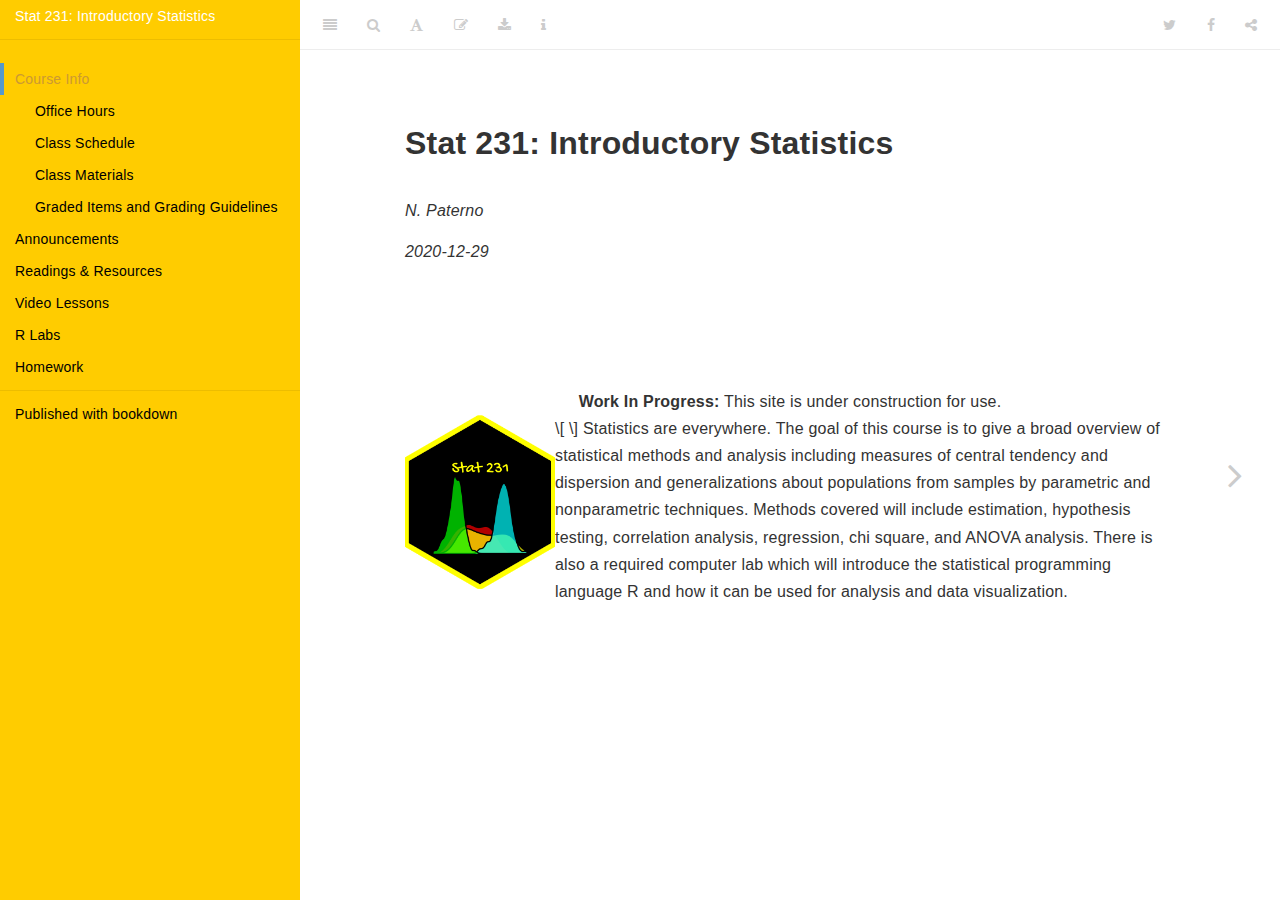
<file: docs/index.html>
<!DOCTYPE html>
<html lang="" xml:lang="">
<head>

  <meta charset="utf-8" />
  <meta http-equiv="X-UA-Compatible" content="IE=edge" />
  <title>Stat 231: Introductory Statistics</title>
  <meta name="description" content="This is a test for a course shell based on a minimal example of using the bookdown package to write a book. The output format is bookdown::gitbook." />
  <meta name="generator" content="bookdown 0.21 and GitBook 2.6.7" />

  <meta property="og:title" content="Stat 231: Introductory Statistics" />
  <meta property="og:type" content="book" />
  
  
  <meta property="og:description" content="This is a test for a course shell based on a minimal example of using the bookdown package to write a book. The output format is bookdown::gitbook." />
  <meta name="github-repo" content="npaterno/bookdown-demo" />

  <meta name="twitter:card" content="summary" />
  <meta name="twitter:title" content="Stat 231: Introductory Statistics" />
  
  <meta name="twitter:description" content="This is a test for a course shell based on a minimal example of using the bookdown package to write a book. The output format is bookdown::gitbook." />
  

<meta name="author" content="N. Paterno" />


<meta name="date" content="2020-12-29" />

  <meta name="viewport" content="width=device-width, initial-scale=1" />
  <meta name="apple-mobile-web-app-capable" content="yes" />
  <meta name="apple-mobile-web-app-status-bar-style" content="black" />
  
  

<link rel="next" href="info.html"/>
<script src="libs/header-attrs-2.5/header-attrs.js"></script>
<script src="libs/jquery-2.2.3/jquery.min.js"></script>
<link href="libs/gitbook-2.6.7/css/style.css" rel="stylesheet" />
<link href="libs/gitbook-2.6.7/css/plugin-table.css" rel="stylesheet" />
<link href="libs/gitbook-2.6.7/css/plugin-bookdown.css" rel="stylesheet" />
<link href="libs/gitbook-2.6.7/css/plugin-highlight.css" rel="stylesheet" />
<link href="libs/gitbook-2.6.7/css/plugin-search.css" rel="stylesheet" />
<link href="libs/gitbook-2.6.7/css/plugin-fontsettings.css" rel="stylesheet" />
<link href="libs/gitbook-2.6.7/css/plugin-clipboard.css" rel="stylesheet" />









<script src="libs/accessible-code-block-0.0.1/empty-anchor.js"></script>
<link href="libs/anchor-sections-1.0/anchor-sections.css" rel="stylesheet" />
<script src="libs/anchor-sections-1.0/anchor-sections.js"></script>



<link rel="stylesheet" href="style.css" type="text/css" />
</head>

<body>



  <div class="book without-animation with-summary font-size-2 font-family-1" data-basepath=".">

    <div class="book-summary">
      <nav role="navigation">

<ul class="summary">
<li><a href="./">Stat 231: Introductory Statistics</a></li>

<li class="divider"></li>
<li><a href="index.html#section"></a></li>
<li class="chapter" data-level="" data-path="info.html"><a href="info.html"><i class="fa fa-check"></i>Course Info</a>
<ul>
<li class="chapter" data-level="" data-path="info.html"><a href="info.html#office-hours"><i class="fa fa-check"></i>Office Hours</a></li>
<li class="chapter" data-level="" data-path="info.html"><a href="info.html#class-schedule"><i class="fa fa-check"></i>Class Schedule</a></li>
<li class="chapter" data-level="" data-path="info.html"><a href="info.html#class-materials"><i class="fa fa-check"></i>Class Materials</a></li>
<li class="chapter" data-level="" data-path="info.html"><a href="info.html#graded-items-and-grading-guidelines"><i class="fa fa-check"></i>Graded Items and Grading Guidelines</a>
<ul>
<li class="chapter" data-level="" data-path="info.html"><a href="info.html#weights-of-grades"><i class="fa fa-check"></i>Weights of Grades:</a></li>
<li class="chapter" data-level="" data-path="info.html"><a href="info.html#important-dates"><i class="fa fa-check"></i>Important Dates</a></li>
</ul></li>
</ul></li>
<li class="chapter" data-level="" data-path="announcements.html"><a href="announcements.html"><i class="fa fa-check"></i>Announcements</a>
<ul>
<li class="chapter" data-level="" data-path="announcements.html"><a href="announcements.html#module-one"><i class="fa fa-check"></i>Module One</a></li>
</ul></li>
<li class="chapter" data-level="" data-path="rr.html"><a href="rr.html"><i class="fa fa-check"></i>Readings &amp; Resources</a>
<ul>
<li class="chapter" data-level="" data-path="rr.html"><a href="rr.html#textbook"><i class="fa fa-check"></i>Textbook</a></li>
<li class="chapter" data-level="" data-path="rr.html"><a href="rr.html#resources"><i class="fa fa-check"></i>Resources:</a></li>
</ul></li>
<li class="chapter" data-level="" data-path="vids.html"><a href="vids.html"><i class="fa fa-check"></i>Video Lessons</a>
<ul>
<li class="chapter" data-level="" data-path="vids.html"><a href="vids.html#attribution"><i class="fa fa-check"></i>Attribution</a></li>
<li class="chapter" data-level="" data-path="vids.html"><a href="vids.html#chapter-1"><i class="fa fa-check"></i>Chapter 1</a></li>
<li class="chapter" data-level="" data-path="vids.html"><a href="vids.html#chapter-2"><i class="fa fa-check"></i>Chapter 2</a></li>
<li class="chapter" data-level="" data-path="vids.html"><a href="vids.html#chapter-3"><i class="fa fa-check"></i>Chapter 3</a></li>
<li class="chapter" data-level="" data-path="vids.html"><a href="vids.html#chapter-4"><i class="fa fa-check"></i>Chapter 4</a></li>
<li class="chapter" data-level="" data-path="vids.html"><a href="vids.html#chapter-6"><i class="fa fa-check"></i>Chapter 6</a></li>
<li class="chapter" data-level="" data-path="vids.html"><a href="vids.html#chapter-7"><i class="fa fa-check"></i>Chapter 7</a></li>
<li class="chapter" data-level="" data-path="vids.html"><a href="vids.html#chapter-8"><i class="fa fa-check"></i>Chapter 8</a></li>
</ul></li>
<li class="chapter" data-level="" data-path="r-labs.html"><a href="r-labs.html"><i class="fa fa-check"></i>R Labs</a>
<ul>
<li class="chapter" data-level="" data-path="r-labs.html"><a href="r-labs.html#week-one-getting-started-with-r"><i class="fa fa-check"></i>Week One: Getting Started with R</a></li>
</ul></li>
<li class="chapter" data-level="" data-path="hw.html"><a href="hw.html"><i class="fa fa-check"></i>Homework</a>
<ul>
<li class="chapter" data-level="" data-path="hw.html"><a href="hw.html#chapter-1-1"><i class="fa fa-check"></i>Chapter 1</a></li>
<li class="chapter" data-level="" data-path="hw.html"><a href="hw.html#chapter-2-1"><i class="fa fa-check"></i>Chapter 2</a></li>
<li class="chapter" data-level="" data-path="hw.html"><a href="hw.html#chapter-3-1"><i class="fa fa-check"></i>Chapter 3</a></li>
<li class="chapter" data-level="" data-path="hw.html"><a href="hw.html#chapter-4-1"><i class="fa fa-check"></i>Chapter 4</a></li>
<li class="chapter" data-level="" data-path="hw.html"><a href="hw.html#chapter-6-1"><i class="fa fa-check"></i>Chapter 6</a></li>
<li class="chapter" data-level="" data-path="hw.html"><a href="hw.html#chapter-7-1"><i class="fa fa-check"></i>Chapter 7</a></li>
<li class="chapter" data-level="" data-path="hw.html"><a href="hw.html#chapter-8-1"><i class="fa fa-check"></i>Chapter 8</a></li>
</ul></li>
<li class="divider"></li>
<li><a href="https://github.com/rstudio/bookdown" target="blank">Published with bookdown</a></li>

</ul>

      </nav>
    </div>

    <div class="book-body">
      <div class="body-inner">
        <div class="book-header" role="navigation">
          <h1>
            <i class="fa fa-circle-o-notch fa-spin"></i><a href="./">Stat 231: Introductory Statistics</a>
          </h1>
        </div>

        <div class="page-wrapper" tabindex="-1" role="main">
          <div class="page-inner">

            <section class="normal" id="section-">
<div id="header">
<h1 class="title">Stat 231: Introductory Statistics</h1>
<p class="author"><em>N. Paterno</em></p>
<p class="date"><em>2020-12-29</em></p>
</div>
<div id="section" class="section level1 unnumbered">
<h1 class="unnumbered"></h1>
<center>
<strong>Work In Progress:</strong>
This site is under construction for use.
</center>
<p><span class="math display">\[ \]</span>
<img style="float: left;" src = "images/stat231_sticker.png" width ="150px"/> Statistics are everywhere. The goal of this course is to give a broad overview of statistical methods and analysis including measures of central tendency and dispersion and generalizations about populations from samples by parametric and nonparametric techniques. Methods covered will include estimation, hypothesis testing, correlation analysis, regression, chi square, and ANOVA analysis. There is also a required computer lab which will introduce the statistical programming language R and how it can be used for analysis and data visualization.</p>

</div>
            </section>

          </div>
        </div>
      </div>

<a href="info.html" class="navigation navigation-next navigation-unique" aria-label="Next page"><i class="fa fa-angle-right"></i></a>
    </div>
  </div>
<script src="libs/gitbook-2.6.7/js/app.min.js"></script>
<script src="libs/gitbook-2.6.7/js/lunr.js"></script>
<script src="libs/gitbook-2.6.7/js/clipboard.min.js"></script>
<script src="libs/gitbook-2.6.7/js/plugin-search.js"></script>
<script src="libs/gitbook-2.6.7/js/plugin-sharing.js"></script>
<script src="libs/gitbook-2.6.7/js/plugin-fontsettings.js"></script>
<script src="libs/gitbook-2.6.7/js/plugin-bookdown.js"></script>
<script src="libs/gitbook-2.6.7/js/jquery.highlight.js"></script>
<script src="libs/gitbook-2.6.7/js/plugin-clipboard.js"></script>
<script>
gitbook.require(["gitbook"], function(gitbook) {
gitbook.start({
"sharing": {
"github": false,
"facebook": true,
"twitter": true,
"linkedin": false,
"weibo": false,
"instapaper": false,
"vk": false,
"all": ["facebook", "twitter", "linkedin", "weibo", "instapaper"]
},
"fontsettings": {
"theme": "white",
"family": "sans",
"size": 2
},
"edit": {
"link": "https://github.com/rstudio/bookdown-demo/edit/master/index.Rmd",
"text": "Edit"
},
"history": {
"link": null,
"text": null
},
"view": {
"link": null,
"text": null
},
"download": ["bookdown-demo.pdf", "bookdown-demo.epub"],
"toc": {
"collapse": "section"
}
});
});
</script>

<!-- dynamically load mathjax for compatibility with self-contained -->
<script>
  (function () {
    var script = document.createElement("script");
    script.type = "text/javascript";
    var src = "true";
    if (src === "" || src === "true") src = "https://mathjax.rstudio.com/latest/MathJax.js?config=TeX-MML-AM_CHTML";
    if (location.protocol !== "file:")
      if (/^https?:/.test(src))
        src = src.replace(/^https?:/, '');
    script.src = src;
    document.getElementsByTagName("head")[0].appendChild(script);
  })();
</script>
</body>

</html>
</file>
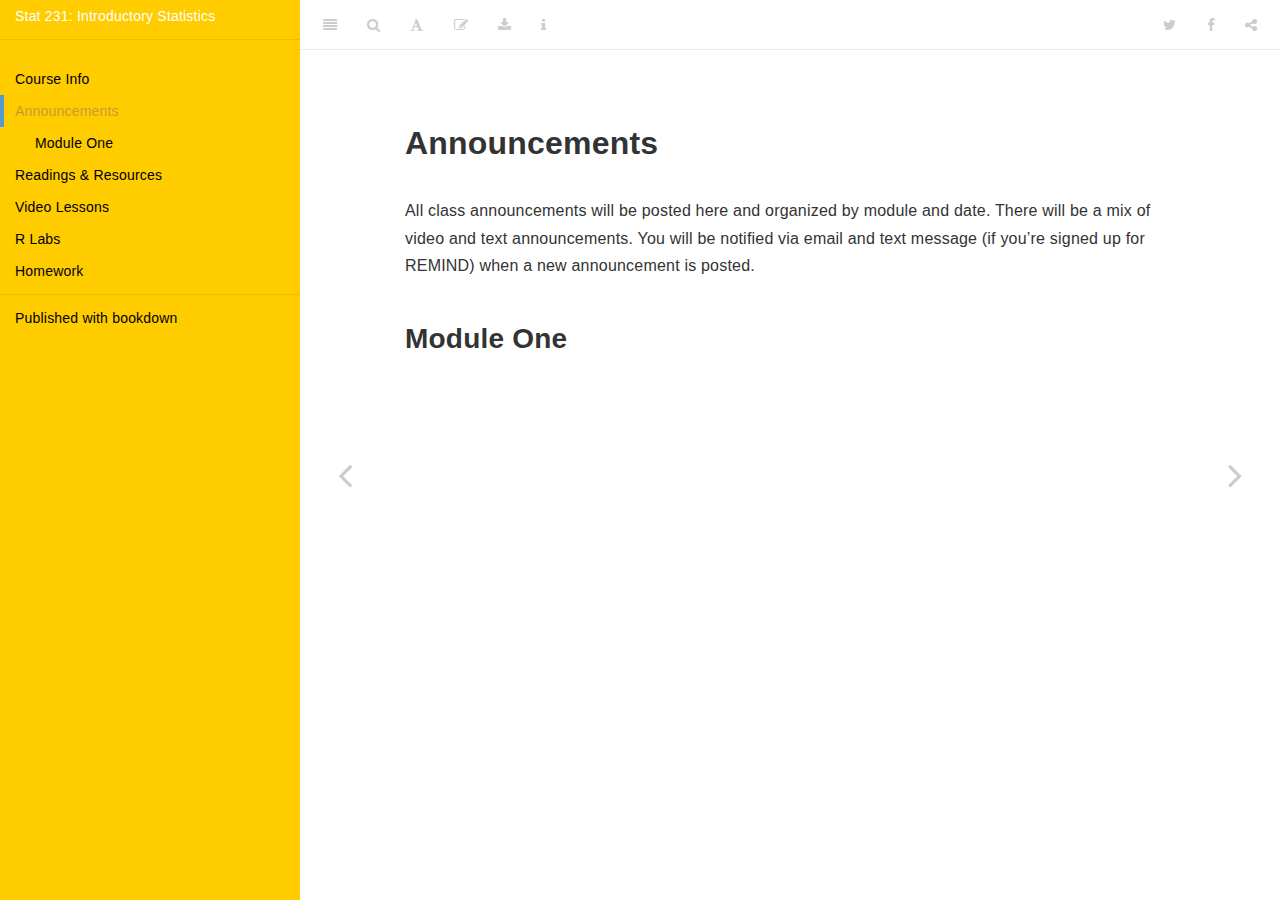
<file: docs/announcements.html>
<!DOCTYPE html>
<html lang="" xml:lang="">
<head>

  <meta charset="utf-8" />
  <meta http-equiv="X-UA-Compatible" content="IE=edge" />
  <title>Announcements | Stat 231: Introductory Statistics</title>
  <meta name="description" content="This is a test for a course shell based on a minimal example of using the bookdown package to write a book. The output format is bookdown::gitbook." />
  <meta name="generator" content="bookdown 0.21 and GitBook 2.6.7" />

  <meta property="og:title" content="Announcements | Stat 231: Introductory Statistics" />
  <meta property="og:type" content="book" />
  
  
  <meta property="og:description" content="This is a test for a course shell based on a minimal example of using the bookdown package to write a book. The output format is bookdown::gitbook." />
  <meta name="github-repo" content="npaterno/bookdown-demo" />

  <meta name="twitter:card" content="summary" />
  <meta name="twitter:title" content="Announcements | Stat 231: Introductory Statistics" />
  
  <meta name="twitter:description" content="This is a test for a course shell based on a minimal example of using the bookdown package to write a book. The output format is bookdown::gitbook." />
  

<meta name="author" content="N. Paterno" />


<meta name="date" content="2020-12-29" />

  <meta name="viewport" content="width=device-width, initial-scale=1" />
  <meta name="apple-mobile-web-app-capable" content="yes" />
  <meta name="apple-mobile-web-app-status-bar-style" content="black" />
  
  
<link rel="prev" href="info.html"/>
<link rel="next" href="rr.html"/>
<script src="libs/header-attrs-2.5/header-attrs.js"></script>
<script src="libs/jquery-2.2.3/jquery.min.js"></script>
<link href="libs/gitbook-2.6.7/css/style.css" rel="stylesheet" />
<link href="libs/gitbook-2.6.7/css/plugin-table.css" rel="stylesheet" />
<link href="libs/gitbook-2.6.7/css/plugin-bookdown.css" rel="stylesheet" />
<link href="libs/gitbook-2.6.7/css/plugin-highlight.css" rel="stylesheet" />
<link href="libs/gitbook-2.6.7/css/plugin-search.css" rel="stylesheet" />
<link href="libs/gitbook-2.6.7/css/plugin-fontsettings.css" rel="stylesheet" />
<link href="libs/gitbook-2.6.7/css/plugin-clipboard.css" rel="stylesheet" />









<script src="libs/accessible-code-block-0.0.1/empty-anchor.js"></script>
<link href="libs/anchor-sections-1.0/anchor-sections.css" rel="stylesheet" />
<script src="libs/anchor-sections-1.0/anchor-sections.js"></script>



<link rel="stylesheet" href="style.css" type="text/css" />
</head>

<body>



  <div class="book without-animation with-summary font-size-2 font-family-1" data-basepath=".">

    <div class="book-summary">
      <nav role="navigation">

<ul class="summary">
<li><a href="./">Stat 231: Introductory Statistics</a></li>

<li class="divider"></li>
<li><a href="index.html#section"></a></li>
<li class="chapter" data-level="" data-path="info.html"><a href="info.html"><i class="fa fa-check"></i>Course Info</a>
<ul>
<li class="chapter" data-level="" data-path="info.html"><a href="info.html#office-hours"><i class="fa fa-check"></i>Office Hours</a></li>
<li class="chapter" data-level="" data-path="info.html"><a href="info.html#class-schedule"><i class="fa fa-check"></i>Class Schedule</a></li>
<li class="chapter" data-level="" data-path="info.html"><a href="info.html#class-materials"><i class="fa fa-check"></i>Class Materials</a></li>
<li class="chapter" data-level="" data-path="info.html"><a href="info.html#graded-items-and-grading-guidelines"><i class="fa fa-check"></i>Graded Items and Grading Guidelines</a>
<ul>
<li class="chapter" data-level="" data-path="info.html"><a href="info.html#weights-of-grades"><i class="fa fa-check"></i>Weights of Grades:</a></li>
<li class="chapter" data-level="" data-path="info.html"><a href="info.html#important-dates"><i class="fa fa-check"></i>Important Dates</a></li>
</ul></li>
</ul></li>
<li class="chapter" data-level="" data-path="announcements.html"><a href="announcements.html"><i class="fa fa-check"></i>Announcements</a>
<ul>
<li class="chapter" data-level="" data-path="announcements.html"><a href="announcements.html#module-one"><i class="fa fa-check"></i>Module One</a></li>
</ul></li>
<li class="chapter" data-level="" data-path="rr.html"><a href="rr.html"><i class="fa fa-check"></i>Readings &amp; Resources</a>
<ul>
<li class="chapter" data-level="" data-path="rr.html"><a href="rr.html#textbook"><i class="fa fa-check"></i>Textbook</a></li>
<li class="chapter" data-level="" data-path="rr.html"><a href="rr.html#resources"><i class="fa fa-check"></i>Resources:</a></li>
</ul></li>
<li class="chapter" data-level="" data-path="vids.html"><a href="vids.html"><i class="fa fa-check"></i>Video Lessons</a>
<ul>
<li class="chapter" data-level="" data-path="vids.html"><a href="vids.html#attribution"><i class="fa fa-check"></i>Attribution</a></li>
<li class="chapter" data-level="" data-path="vids.html"><a href="vids.html#chapter-1"><i class="fa fa-check"></i>Chapter 1</a></li>
<li class="chapter" data-level="" data-path="vids.html"><a href="vids.html#chapter-2"><i class="fa fa-check"></i>Chapter 2</a></li>
<li class="chapter" data-level="" data-path="vids.html"><a href="vids.html#chapter-3"><i class="fa fa-check"></i>Chapter 3</a></li>
<li class="chapter" data-level="" data-path="vids.html"><a href="vids.html#chapter-4"><i class="fa fa-check"></i>Chapter 4</a></li>
<li class="chapter" data-level="" data-path="vids.html"><a href="vids.html#chapter-6"><i class="fa fa-check"></i>Chapter 6</a></li>
<li class="chapter" data-level="" data-path="vids.html"><a href="vids.html#chapter-7"><i class="fa fa-check"></i>Chapter 7</a></li>
<li class="chapter" data-level="" data-path="vids.html"><a href="vids.html#chapter-8"><i class="fa fa-check"></i>Chapter 8</a></li>
</ul></li>
<li class="chapter" data-level="" data-path="r-labs.html"><a href="r-labs.html"><i class="fa fa-check"></i>R Labs</a>
<ul>
<li class="chapter" data-level="" data-path="r-labs.html"><a href="r-labs.html#week-one-getting-started-with-r"><i class="fa fa-check"></i>Week One: Getting Started with R</a></li>
</ul></li>
<li class="chapter" data-level="" data-path="hw.html"><a href="hw.html"><i class="fa fa-check"></i>Homework</a>
<ul>
<li class="chapter" data-level="" data-path="hw.html"><a href="hw.html#chapter-1-1"><i class="fa fa-check"></i>Chapter 1</a></li>
<li class="chapter" data-level="" data-path="hw.html"><a href="hw.html#chapter-2-1"><i class="fa fa-check"></i>Chapter 2</a></li>
<li class="chapter" data-level="" data-path="hw.html"><a href="hw.html#chapter-3-1"><i class="fa fa-check"></i>Chapter 3</a></li>
<li class="chapter" data-level="" data-path="hw.html"><a href="hw.html#chapter-4-1"><i class="fa fa-check"></i>Chapter 4</a></li>
<li class="chapter" data-level="" data-path="hw.html"><a href="hw.html#chapter-6-1"><i class="fa fa-check"></i>Chapter 6</a></li>
<li class="chapter" data-level="" data-path="hw.html"><a href="hw.html#chapter-7-1"><i class="fa fa-check"></i>Chapter 7</a></li>
<li class="chapter" data-level="" data-path="hw.html"><a href="hw.html#chapter-8-1"><i class="fa fa-check"></i>Chapter 8</a></li>
</ul></li>
<li class="divider"></li>
<li><a href="https://github.com/rstudio/bookdown" target="blank">Published with bookdown</a></li>

</ul>

      </nav>
    </div>

    <div class="book-body">
      <div class="body-inner">
        <div class="book-header" role="navigation">
          <h1>
            <i class="fa fa-circle-o-notch fa-spin"></i><a href="./">Stat 231: Introductory Statistics</a>
          </h1>
        </div>

        <div class="page-wrapper" tabindex="-1" role="main">
          <div class="page-inner">

            <section class="normal" id="section-">
<div id="announcements" class="section level1">
<h1>Announcements</h1>
<p>All class announcements will be posted here and organized by module and date. There will be a mix of video and text announcements. You will be notified via email and text message (if you’re signed up for REMIND) when a new announcement is posted.</p>
<div id="module-one" class="section level2">
<h2>Module One</h2>

</div>
</div>
            </section>

          </div>
        </div>
      </div>
<a href="info.html" class="navigation navigation-prev " aria-label="Previous page"><i class="fa fa-angle-left"></i></a>
<a href="rr.html" class="navigation navigation-next " aria-label="Next page"><i class="fa fa-angle-right"></i></a>
    </div>
  </div>
<script src="libs/gitbook-2.6.7/js/app.min.js"></script>
<script src="libs/gitbook-2.6.7/js/lunr.js"></script>
<script src="libs/gitbook-2.6.7/js/clipboard.min.js"></script>
<script src="libs/gitbook-2.6.7/js/plugin-search.js"></script>
<script src="libs/gitbook-2.6.7/js/plugin-sharing.js"></script>
<script src="libs/gitbook-2.6.7/js/plugin-fontsettings.js"></script>
<script src="libs/gitbook-2.6.7/js/plugin-bookdown.js"></script>
<script src="libs/gitbook-2.6.7/js/jquery.highlight.js"></script>
<script src="libs/gitbook-2.6.7/js/plugin-clipboard.js"></script>
<script>
gitbook.require(["gitbook"], function(gitbook) {
gitbook.start({
"sharing": {
"github": false,
"facebook": true,
"twitter": true,
"linkedin": false,
"weibo": false,
"instapaper": false,
"vk": false,
"all": ["facebook", "twitter", "linkedin", "weibo", "instapaper"]
},
"fontsettings": {
"theme": "white",
"family": "sans",
"size": 2
},
"edit": {
"link": "https://github.com/rstudio/bookdown-demo/edit/master/02-announcements.Rmd",
"text": "Edit"
},
"history": {
"link": null,
"text": null
},
"view": {
"link": null,
"text": null
},
"download": ["bookdown-demo.pdf", "bookdown-demo.epub"],
"toc": {
"collapse": "section"
}
});
});
</script>

<!-- dynamically load mathjax for compatibility with self-contained -->
<script>
  (function () {
    var script = document.createElement("script");
    script.type = "text/javascript";
    var src = "true";
    if (src === "" || src === "true") src = "https://mathjax.rstudio.com/latest/MathJax.js?config=TeX-MML-AM_CHTML";
    if (location.protocol !== "file:")
      if (/^https?:/.test(src))
        src = src.replace(/^https?:/, '');
    script.src = src;
    document.getElementsByTagName("head")[0].appendChild(script);
  })();
</script>
</body>

</html>
</file>
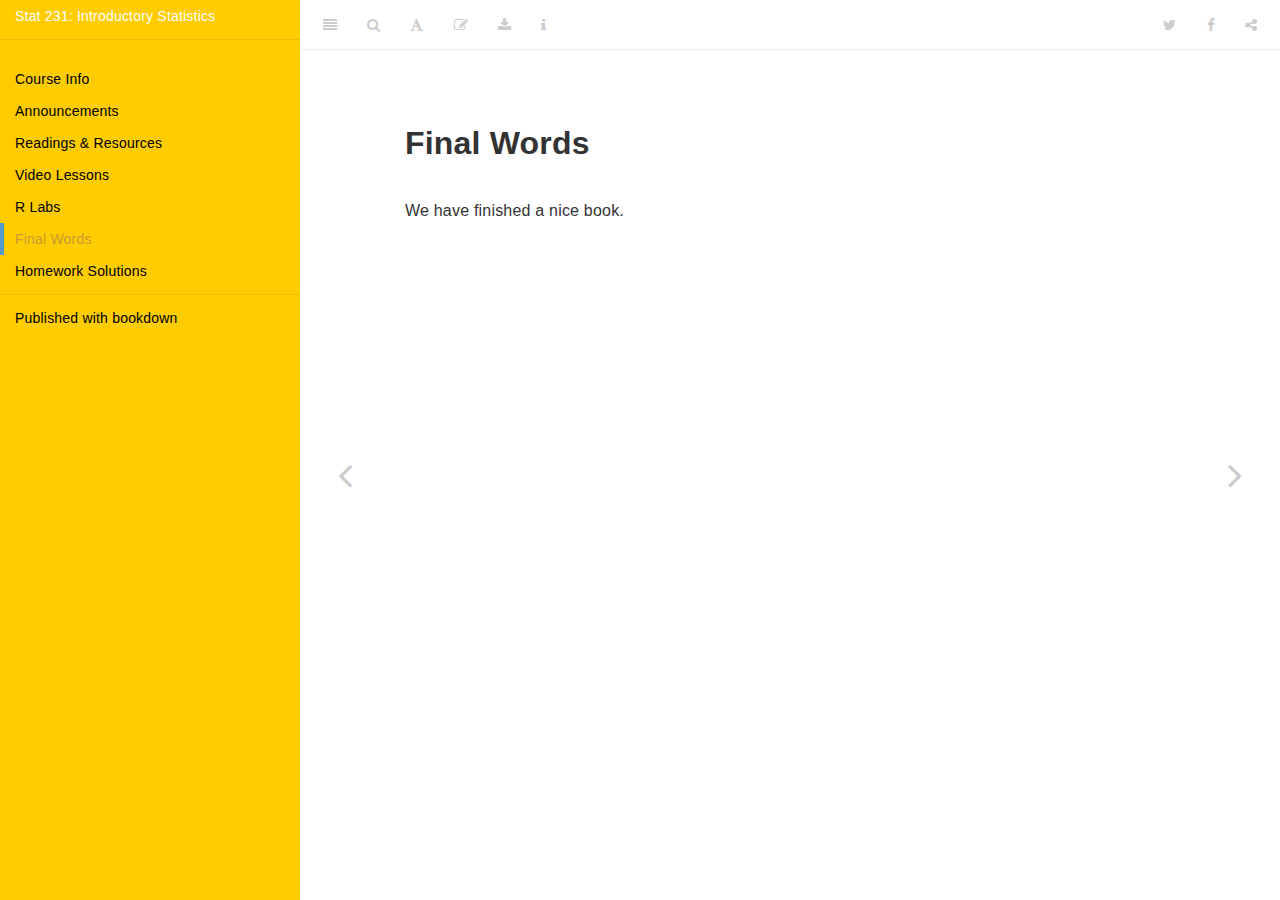
<file: docs/final-words.html>
<!DOCTYPE html>
<html lang="" xml:lang="">
<head>

  <meta charset="utf-8" />
  <meta http-equiv="X-UA-Compatible" content="IE=edge" />
  <title>Final Words | Stat 231: Introductory Statistics</title>
  <meta name="description" content="This is a test for a course shell based on a minimal example of using the bookdown package to write a book. The output format is bookdown::gitbook." />
  <meta name="generator" content="bookdown 0.21 and GitBook 2.6.7" />

  <meta property="og:title" content="Final Words | Stat 231: Introductory Statistics" />
  <meta property="og:type" content="book" />
  
  
  <meta property="og:description" content="This is a test for a course shell based on a minimal example of using the bookdown package to write a book. The output format is bookdown::gitbook." />
  <meta name="github-repo" content="npaterno/bookdown-demo" />

  <meta name="twitter:card" content="summary" />
  <meta name="twitter:title" content="Final Words | Stat 231: Introductory Statistics" />
  
  <meta name="twitter:description" content="This is a test for a course shell based on a minimal example of using the bookdown package to write a book. The output format is bookdown::gitbook." />
  

<meta name="author" content="N. Paterno" />


<meta name="date" content="2020-12-28" />

  <meta name="viewport" content="width=device-width, initial-scale=1" />
  <meta name="apple-mobile-web-app-capable" content="yes" />
  <meta name="apple-mobile-web-app-status-bar-style" content="black" />
  
  
<link rel="prev" href="r-labs.html"/>
<link rel="next" href="hwsoln.html"/>
<script src="libs/header-attrs-2.6/header-attrs.js"></script>
<script src="libs/jquery-2.2.3/jquery.min.js"></script>
<link href="libs/gitbook-2.6.7/css/style.css" rel="stylesheet" />
<link href="libs/gitbook-2.6.7/css/plugin-table.css" rel="stylesheet" />
<link href="libs/gitbook-2.6.7/css/plugin-bookdown.css" rel="stylesheet" />
<link href="libs/gitbook-2.6.7/css/plugin-highlight.css" rel="stylesheet" />
<link href="libs/gitbook-2.6.7/css/plugin-search.css" rel="stylesheet" />
<link href="libs/gitbook-2.6.7/css/plugin-fontsettings.css" rel="stylesheet" />
<link href="libs/gitbook-2.6.7/css/plugin-clipboard.css" rel="stylesheet" />









<script src="libs/accessible-code-block-0.0.1/empty-anchor.js"></script>



<link rel="stylesheet" href="style.css" type="text/css" />
</head>

<body>



  <div class="book without-animation with-summary font-size-2 font-family-1" data-basepath=".">

    <div class="book-summary">
      <nav role="navigation">

<ul class="summary">
<li><a href="./">Stat 231: Introductory Statistics</a></li>

<li class="divider"></li>
<li><a href="index.html#section"></a></li>
<li class="chapter" data-level="" data-path="info.html"><a href="info.html"><i class="fa fa-check"></i>Course Info</a>
<ul>
<li class="chapter" data-level="" data-path="info.html"><a href="info.html#office-hours"><i class="fa fa-check"></i>Office Hours</a></li>
<li class="chapter" data-level="" data-path="info.html"><a href="info.html#class-schedule"><i class="fa fa-check"></i>Class Schedule</a></li>
<li class="chapter" data-level="" data-path="info.html"><a href="info.html#class-materials"><i class="fa fa-check"></i>Class Materials</a></li>
<li class="chapter" data-level="" data-path="info.html"><a href="info.html#graded-items-and-grading-guidelines"><i class="fa fa-check"></i>Graded Items and Grading Guidelines</a>
<ul>
<li class="chapter" data-level="" data-path="info.html"><a href="info.html#weights-of-grades"><i class="fa fa-check"></i>Weights of Grades:</a></li>
<li class="chapter" data-level="" data-path="info.html"><a href="info.html#important-dates"><i class="fa fa-check"></i>Important Dates</a></li>
</ul></li>
</ul></li>
<li class="chapter" data-level="" data-path="announcements.html"><a href="announcements.html"><i class="fa fa-check"></i>Announcements</a>
<ul>
<li class="chapter" data-level="" data-path="announcements.html"><a href="announcements.html#module-one"><i class="fa fa-check"></i>Module One</a></li>
</ul></li>
<li class="chapter" data-level="" data-path="rr.html"><a href="rr.html"><i class="fa fa-check"></i>Readings &amp; Resources</a>
<ul>
<li class="chapter" data-level="" data-path="rr.html"><a href="rr.html#textbook"><i class="fa fa-check"></i>Textbook</a></li>
<li class="chapter" data-level="" data-path="rr.html"><a href="rr.html#resources"><i class="fa fa-check"></i>Resources:</a></li>
</ul></li>
<li class="chapter" data-level="" data-path="vids.html"><a href="vids.html"><i class="fa fa-check"></i>Video Lessons</a>
<ul>
<li class="chapter" data-level="" data-path="vids.html"><a href="vids.html#attribution"><i class="fa fa-check"></i>Attribution</a></li>
<li class="chapter" data-level="" data-path="vids.html"><a href="vids.html#chapter-1"><i class="fa fa-check"></i>Chapter 1</a></li>
<li class="chapter" data-level="" data-path="vids.html"><a href="vids.html#chapter-2"><i class="fa fa-check"></i>Chapter 2</a></li>
<li class="chapter" data-level="" data-path="vids.html"><a href="vids.html#chapter-3"><i class="fa fa-check"></i>Chapter 3</a></li>
<li class="chapter" data-level="" data-path="vids.html"><a href="vids.html#chapter-4"><i class="fa fa-check"></i>Chapter 4</a></li>
<li class="chapter" data-level="" data-path="vids.html"><a href="vids.html#chapter-6"><i class="fa fa-check"></i>Chapter 6</a></li>
<li class="chapter" data-level="" data-path="vids.html"><a href="vids.html#chapter-7"><i class="fa fa-check"></i>Chapter 7</a></li>
<li class="chapter" data-level="" data-path="vids.html"><a href="vids.html#chapter-8"><i class="fa fa-check"></i>Chapter 8</a></li>
</ul></li>
<li class="chapter" data-level="" data-path="r-labs.html"><a href="r-labs.html"><i class="fa fa-check"></i>R Labs</a>
<ul>
<li class="chapter" data-level="" data-path="r-labs.html"><a href="r-labs.html#week-one-getting-started-with-r"><i class="fa fa-check"></i>Week One: Getting Started with R</a></li>
</ul></li>
<li class="chapter" data-level="" data-path="final-words.html"><a href="final-words.html"><i class="fa fa-check"></i>Final Words</a></li>
<li class="chapter" data-level="" data-path="hwsoln.html"><a href="hwsoln.html"><i class="fa fa-check"></i>Homework Solutions</a></li>
<li class="divider"></li>
<li><a href="https://github.com/rstudio/bookdown" target="blank">Published with bookdown</a></li>

</ul>

      </nav>
    </div>

    <div class="book-body">
      <div class="body-inner">
        <div class="book-header" role="navigation">
          <h1>
            <i class="fa fa-circle-o-notch fa-spin"></i><a href="./">Stat 231: Introductory Statistics</a>
          </h1>
        </div>

        <div class="page-wrapper" tabindex="-1" role="main">
          <div class="page-inner">

            <section class="normal" id="section-">
<div id="final-words" class="section level1">
<h1>Final Words</h1>
<p>We have finished a nice book.</p>

</div>
            </section>

          </div>
        </div>
      </div>
<a href="r-labs.html" class="navigation navigation-prev " aria-label="Previous page"><i class="fa fa-angle-left"></i></a>
<a href="hwsoln.html" class="navigation navigation-next " aria-label="Next page"><i class="fa fa-angle-right"></i></a>
    </div>
  </div>
<script src="libs/gitbook-2.6.7/js/app.min.js"></script>
<script src="libs/gitbook-2.6.7/js/lunr.js"></script>
<script src="libs/gitbook-2.6.7/js/clipboard.min.js"></script>
<script src="libs/gitbook-2.6.7/js/plugin-search.js"></script>
<script src="libs/gitbook-2.6.7/js/plugin-sharing.js"></script>
<script src="libs/gitbook-2.6.7/js/plugin-fontsettings.js"></script>
<script src="libs/gitbook-2.6.7/js/plugin-bookdown.js"></script>
<script src="libs/gitbook-2.6.7/js/jquery.highlight.js"></script>
<script src="libs/gitbook-2.6.7/js/plugin-clipboard.js"></script>
<script>
gitbook.require(["gitbook"], function(gitbook) {
gitbook.start({
"sharing": {
"github": false,
"facebook": true,
"twitter": true,
"linkedin": false,
"weibo": false,
"instapaper": false,
"vk": false,
"all": ["facebook", "twitter", "linkedin", "weibo", "instapaper"]
},
"fontsettings": {
"theme": "white",
"family": "sans",
"size": 2
},
"edit": {
"link": "https://github.com/rstudio/bookdown-demo/edit/master/06-homework.Rmd",
"text": "Edit"
},
"history": {
"link": null,
"text": null
},
"view": {
"link": null,
"text": null
},
"download": ["bookdown-demo.pdf", "bookdown-demo.epub"],
"toc": {
"collapse": "section"
}
});
});
</script>

</body>

</html>
</file>
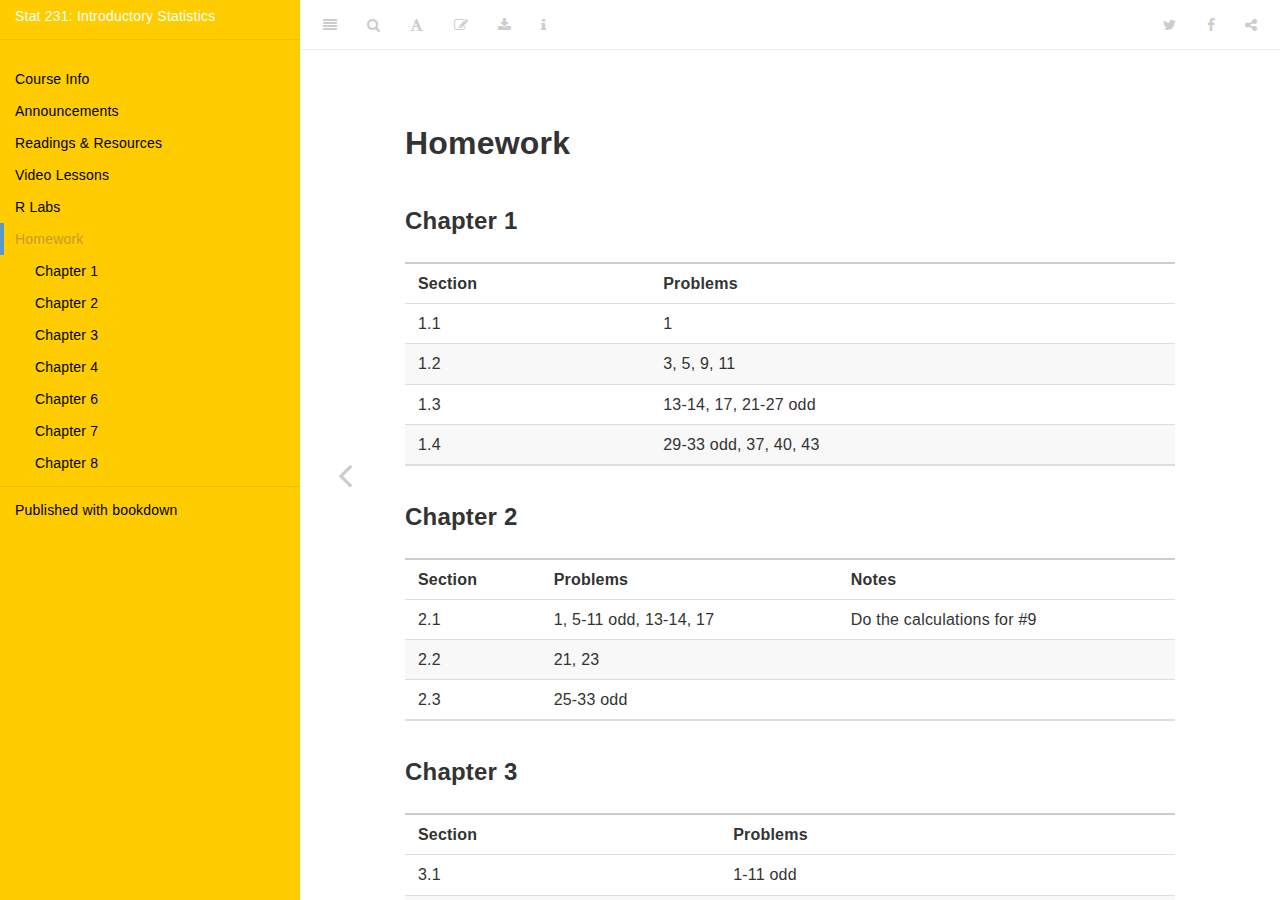
<file: docs/hw.html>
<!DOCTYPE html>
<html lang="" xml:lang="">
<head>

  <meta charset="utf-8" />
  <meta http-equiv="X-UA-Compatible" content="IE=edge" />
  <title>Homework | Stat 231: Introductory Statistics</title>
  <meta name="description" content="This is a test for a course shell based on a minimal example of using the bookdown package to write a book. The output format is bookdown::gitbook." />
  <meta name="generator" content="bookdown 0.21 and GitBook 2.6.7" />

  <meta property="og:title" content="Homework | Stat 231: Introductory Statistics" />
  <meta property="og:type" content="book" />
  
  
  <meta property="og:description" content="This is a test for a course shell based on a minimal example of using the bookdown package to write a book. The output format is bookdown::gitbook." />
  <meta name="github-repo" content="npaterno/bookdown-demo" />

  <meta name="twitter:card" content="summary" />
  <meta name="twitter:title" content="Homework | Stat 231: Introductory Statistics" />
  
  <meta name="twitter:description" content="This is a test for a course shell based on a minimal example of using the bookdown package to write a book. The output format is bookdown::gitbook." />
  

<meta name="author" content="N. Paterno" />


<meta name="date" content="2020-12-29" />

  <meta name="viewport" content="width=device-width, initial-scale=1" />
  <meta name="apple-mobile-web-app-capable" content="yes" />
  <meta name="apple-mobile-web-app-status-bar-style" content="black" />
  
  
<link rel="prev" href="r-labs.html"/>

<script src="libs/header-attrs-2.5/header-attrs.js"></script>
<script src="libs/jquery-2.2.3/jquery.min.js"></script>
<link href="libs/gitbook-2.6.7/css/style.css" rel="stylesheet" />
<link href="libs/gitbook-2.6.7/css/plugin-table.css" rel="stylesheet" />
<link href="libs/gitbook-2.6.7/css/plugin-bookdown.css" rel="stylesheet" />
<link href="libs/gitbook-2.6.7/css/plugin-highlight.css" rel="stylesheet" />
<link href="libs/gitbook-2.6.7/css/plugin-search.css" rel="stylesheet" />
<link href="libs/gitbook-2.6.7/css/plugin-fontsettings.css" rel="stylesheet" />
<link href="libs/gitbook-2.6.7/css/plugin-clipboard.css" rel="stylesheet" />









<script src="libs/accessible-code-block-0.0.1/empty-anchor.js"></script>
<link href="libs/anchor-sections-1.0/anchor-sections.css" rel="stylesheet" />
<script src="libs/anchor-sections-1.0/anchor-sections.js"></script>



<link rel="stylesheet" href="style.css" type="text/css" />
</head>

<body>



  <div class="book without-animation with-summary font-size-2 font-family-1" data-basepath=".">

    <div class="book-summary">
      <nav role="navigation">

<ul class="summary">
<li><a href="./">Stat 231: Introductory Statistics</a></li>

<li class="divider"></li>
<li><a href="index.html#section"></a></li>
<li class="chapter" data-level="" data-path="info.html"><a href="info.html"><i class="fa fa-check"></i>Course Info</a>
<ul>
<li class="chapter" data-level="" data-path="info.html"><a href="info.html#office-hours"><i class="fa fa-check"></i>Office Hours</a></li>
<li class="chapter" data-level="" data-path="info.html"><a href="info.html#class-schedule"><i class="fa fa-check"></i>Class Schedule</a></li>
<li class="chapter" data-level="" data-path="info.html"><a href="info.html#class-materials"><i class="fa fa-check"></i>Class Materials</a></li>
<li class="chapter" data-level="" data-path="info.html"><a href="info.html#graded-items-and-grading-guidelines"><i class="fa fa-check"></i>Graded Items and Grading Guidelines</a>
<ul>
<li class="chapter" data-level="" data-path="info.html"><a href="info.html#weights-of-grades"><i class="fa fa-check"></i>Weights of Grades:</a></li>
<li class="chapter" data-level="" data-path="info.html"><a href="info.html#important-dates"><i class="fa fa-check"></i>Important Dates</a></li>
</ul></li>
</ul></li>
<li class="chapter" data-level="" data-path="announcements.html"><a href="announcements.html"><i class="fa fa-check"></i>Announcements</a>
<ul>
<li class="chapter" data-level="" data-path="announcements.html"><a href="announcements.html#module-one"><i class="fa fa-check"></i>Module One</a></li>
</ul></li>
<li class="chapter" data-level="" data-path="rr.html"><a href="rr.html"><i class="fa fa-check"></i>Readings &amp; Resources</a>
<ul>
<li class="chapter" data-level="" data-path="rr.html"><a href="rr.html#textbook"><i class="fa fa-check"></i>Textbook</a></li>
<li class="chapter" data-level="" data-path="rr.html"><a href="rr.html#resources"><i class="fa fa-check"></i>Resources:</a></li>
</ul></li>
<li class="chapter" data-level="" data-path="vids.html"><a href="vids.html"><i class="fa fa-check"></i>Video Lessons</a>
<ul>
<li class="chapter" data-level="" data-path="vids.html"><a href="vids.html#attribution"><i class="fa fa-check"></i>Attribution</a></li>
<li class="chapter" data-level="" data-path="vids.html"><a href="vids.html#chapter-1"><i class="fa fa-check"></i>Chapter 1</a></li>
<li class="chapter" data-level="" data-path="vids.html"><a href="vids.html#chapter-2"><i class="fa fa-check"></i>Chapter 2</a></li>
<li class="chapter" data-level="" data-path="vids.html"><a href="vids.html#chapter-3"><i class="fa fa-check"></i>Chapter 3</a></li>
<li class="chapter" data-level="" data-path="vids.html"><a href="vids.html#chapter-4"><i class="fa fa-check"></i>Chapter 4</a></li>
<li class="chapter" data-level="" data-path="vids.html"><a href="vids.html#chapter-6"><i class="fa fa-check"></i>Chapter 6</a></li>
<li class="chapter" data-level="" data-path="vids.html"><a href="vids.html#chapter-7"><i class="fa fa-check"></i>Chapter 7</a></li>
<li class="chapter" data-level="" data-path="vids.html"><a href="vids.html#chapter-8"><i class="fa fa-check"></i>Chapter 8</a></li>
</ul></li>
<li class="chapter" data-level="" data-path="r-labs.html"><a href="r-labs.html"><i class="fa fa-check"></i>R Labs</a>
<ul>
<li class="chapter" data-level="" data-path="r-labs.html"><a href="r-labs.html#week-one-getting-started-with-r"><i class="fa fa-check"></i>Week One: Getting Started with R</a></li>
</ul></li>
<li class="chapter" data-level="" data-path="hw.html"><a href="hw.html"><i class="fa fa-check"></i>Homework</a>
<ul>
<li class="chapter" data-level="" data-path="hw.html"><a href="hw.html#chapter-1-1"><i class="fa fa-check"></i>Chapter 1</a></li>
<li class="chapter" data-level="" data-path="hw.html"><a href="hw.html#chapter-2-1"><i class="fa fa-check"></i>Chapter 2</a></li>
<li class="chapter" data-level="" data-path="hw.html"><a href="hw.html#chapter-3-1"><i class="fa fa-check"></i>Chapter 3</a></li>
<li class="chapter" data-level="" data-path="hw.html"><a href="hw.html#chapter-4-1"><i class="fa fa-check"></i>Chapter 4</a></li>
<li class="chapter" data-level="" data-path="hw.html"><a href="hw.html#chapter-6-1"><i class="fa fa-check"></i>Chapter 6</a></li>
<li class="chapter" data-level="" data-path="hw.html"><a href="hw.html#chapter-7-1"><i class="fa fa-check"></i>Chapter 7</a></li>
<li class="chapter" data-level="" data-path="hw.html"><a href="hw.html#chapter-8-1"><i class="fa fa-check"></i>Chapter 8</a></li>
</ul></li>
<li class="divider"></li>
<li><a href="https://github.com/rstudio/bookdown" target="blank">Published with bookdown</a></li>

</ul>

      </nav>
    </div>

    <div class="book-body">
      <div class="body-inner">
        <div class="book-header" role="navigation">
          <h1>
            <i class="fa fa-circle-o-notch fa-spin"></i><a href="./">Stat 231: Introductory Statistics</a>
          </h1>
        </div>

        <div class="page-wrapper" tabindex="-1" role="main">
          <div class="page-inner">

            <section class="normal" id="section-">
<div id="hw" class="section level1">
<h1>Homework</h1>
<div id="chapter-1-1" class="section level3">
<h3>Chapter 1</h3>
<table>
<thead>
<tr class="header">
<th align="left">Section</th>
<th align="left">Problems</th>
</tr>
</thead>
<tbody>
<tr class="odd">
<td align="left">1.1</td>
<td align="left">1</td>
</tr>
<tr class="even">
<td align="left">1.2</td>
<td align="left">3, 5, 9, 11</td>
</tr>
<tr class="odd">
<td align="left">1.3</td>
<td align="left">13-14, 17, 21-27 odd</td>
</tr>
<tr class="even">
<td align="left">1.4</td>
<td align="left">29-33 odd, 37, 40, 43</td>
</tr>
</tbody>
</table>
</div>
<div id="chapter-2-1" class="section level3">
<h3>Chapter 2</h3>
<table>
<thead>
<tr class="header">
<th align="left">Section</th>
<th align="left">Problems</th>
<th align="left">Notes</th>
</tr>
</thead>
<tbody>
<tr class="odd">
<td align="left">2.1</td>
<td align="left">1, 5-11 odd, 13-14, 17</td>
<td align="left">Do the calculations for #9</td>
</tr>
<tr class="even">
<td align="left">2.2</td>
<td align="left">21, 23</td>
<td align="left"></td>
</tr>
<tr class="odd">
<td align="left">2.3</td>
<td align="left">25-33 odd</td>
<td align="left"></td>
</tr>
</tbody>
</table>
</div>
<div id="chapter-3-1" class="section level3">
<h3>Chapter 3</h3>
<table>
<thead>
<tr class="header">
<th align="left">Section</th>
<th align="left">Problems</th>
</tr>
</thead>
<tbody>
<tr class="odd">
<td align="left">3.1</td>
<td align="left">1-11 odd</td>
</tr>
<tr class="even">
<td align="left">3.2</td>
<td align="left">15, 17, 21-22</td>
</tr>
<tr class="odd">
<td align="left">3.3</td>
<td align="left">29-31, 33-35</td>
</tr>
<tr class="even">
<td align="left">3.4</td>
<td align="left">37-43 odd</td>
</tr>
</tbody>
</table>
</div>
<div id="chapter-4-1" class="section level3">
<h3>Chapter 4</h3>
<table>
<thead>
<tr class="header">
<th align="left">Section</th>
<th align="left">Problems</th>
</tr>
</thead>
<tbody>
<tr class="odd">
<td align="left">4.1</td>
<td align="left">1-9 odd</td>
</tr>
<tr class="even">
<td align="left">4.3</td>
<td align="left">17, 19, 23, 25</td>
</tr>
</tbody>
</table>
</div>
<div id="chapter-6-1" class="section level3">
<h3>Chapter 6</h3>
<table>
<thead>
<tr class="header">
<th align="left">Section</th>
<th align="left">Problems</th>
</tr>
</thead>
<tbody>
<tr class="odd">
<td align="left">6.1</td>
<td align="left">2-7 odd, 11, 15</td>
</tr>
<tr class="even">
<td align="left">6.2</td>
<td align="left">17, 22, 24, 27, 29</td>
</tr>
<tr class="odd">
<td align="left">6.3</td>
<td align="left">31-34</td>
</tr>
<tr class="even">
<td align="left">6.4</td>
<td align="left">35, 39-43 odd, 46, 50</td>
</tr>
</tbody>
</table>
</div>
<div id="chapter-7-1" class="section level3">
<h3>Chapter 7</h3>
<table>
<thead>
<tr class="header">
<th align="left">Section</th>
<th align="left">Problems</th>
</tr>
</thead>
<tbody>
<tr class="odd">
<td align="left">7.1</td>
<td align="left">1-7 odd, 10, 13</td>
</tr>
<tr class="even">
<td align="left">7.2</td>
<td align="left">16-19, 21</td>
</tr>
<tr class="odd">
<td align="left">7.3</td>
<td align="left">23-31 odd</td>
</tr>
<tr class="even">
<td align="left">7.5</td>
<td align="left">37-39, 41-45 odd</td>
</tr>
</tbody>
</table>
</div>
<div id="chapter-8-1" class="section level3">
<h3>Chapter 8</h3>
<table>
<thead>
<tr class="header">
<th align="left">Section</th>
<th align="left">Problems</th>
</tr>
</thead>
<tbody>
<tr class="odd">
<td align="left">8.1</td>
<td align="left">1-5 odd, 7-8, 11, 13-16</td>
</tr>
<tr class="even">
<td align="left">8.2</td>
<td align="left">19-20, 23, 25</td>
</tr>
<tr class="odd">
<td align="left">8.3</td>
<td align="left">27-19</td>
</tr>
<tr class="even">
<td align="left">8.4</td>
<td align="left">32-33, 36, 39-43 odd</td>
</tr>
</tbody>
</table>

</div>
</div>
            </section>

          </div>
        </div>
      </div>
<a href="r-labs.html" class="navigation navigation-prev navigation-unique" aria-label="Previous page"><i class="fa fa-angle-left"></i></a>

    </div>
  </div>
<script src="libs/gitbook-2.6.7/js/app.min.js"></script>
<script src="libs/gitbook-2.6.7/js/lunr.js"></script>
<script src="libs/gitbook-2.6.7/js/clipboard.min.js"></script>
<script src="libs/gitbook-2.6.7/js/plugin-search.js"></script>
<script src="libs/gitbook-2.6.7/js/plugin-sharing.js"></script>
<script src="libs/gitbook-2.6.7/js/plugin-fontsettings.js"></script>
<script src="libs/gitbook-2.6.7/js/plugin-bookdown.js"></script>
<script src="libs/gitbook-2.6.7/js/jquery.highlight.js"></script>
<script src="libs/gitbook-2.6.7/js/plugin-clipboard.js"></script>
<script>
gitbook.require(["gitbook"], function(gitbook) {
gitbook.start({
"sharing": {
"github": false,
"facebook": true,
"twitter": true,
"linkedin": false,
"weibo": false,
"instapaper": false,
"vk": false,
"all": ["facebook", "twitter", "linkedin", "weibo", "instapaper"]
},
"fontsettings": {
"theme": "white",
"family": "sans",
"size": 2
},
"edit": {
"link": "https://github.com/rstudio/bookdown-demo/edit/master/06-homework.Rmd",
"text": "Edit"
},
"history": {
"link": null,
"text": null
},
"view": {
"link": null,
"text": null
},
"download": ["bookdown-demo.pdf", "bookdown-demo.epub"],
"toc": {
"collapse": "section"
}
});
});
</script>

<!-- dynamically load mathjax for compatibility with self-contained -->
<script>
  (function () {
    var script = document.createElement("script");
    script.type = "text/javascript";
    var src = "true";
    if (src === "" || src === "true") src = "https://mathjax.rstudio.com/latest/MathJax.js?config=TeX-MML-AM_CHTML";
    if (location.protocol !== "file:")
      if (/^https?:/.test(src))
        src = src.replace(/^https?:/, '');
    script.src = src;
    document.getElementsByTagName("head")[0].appendChild(script);
  })();
</script>
</body>

</html>
</file>
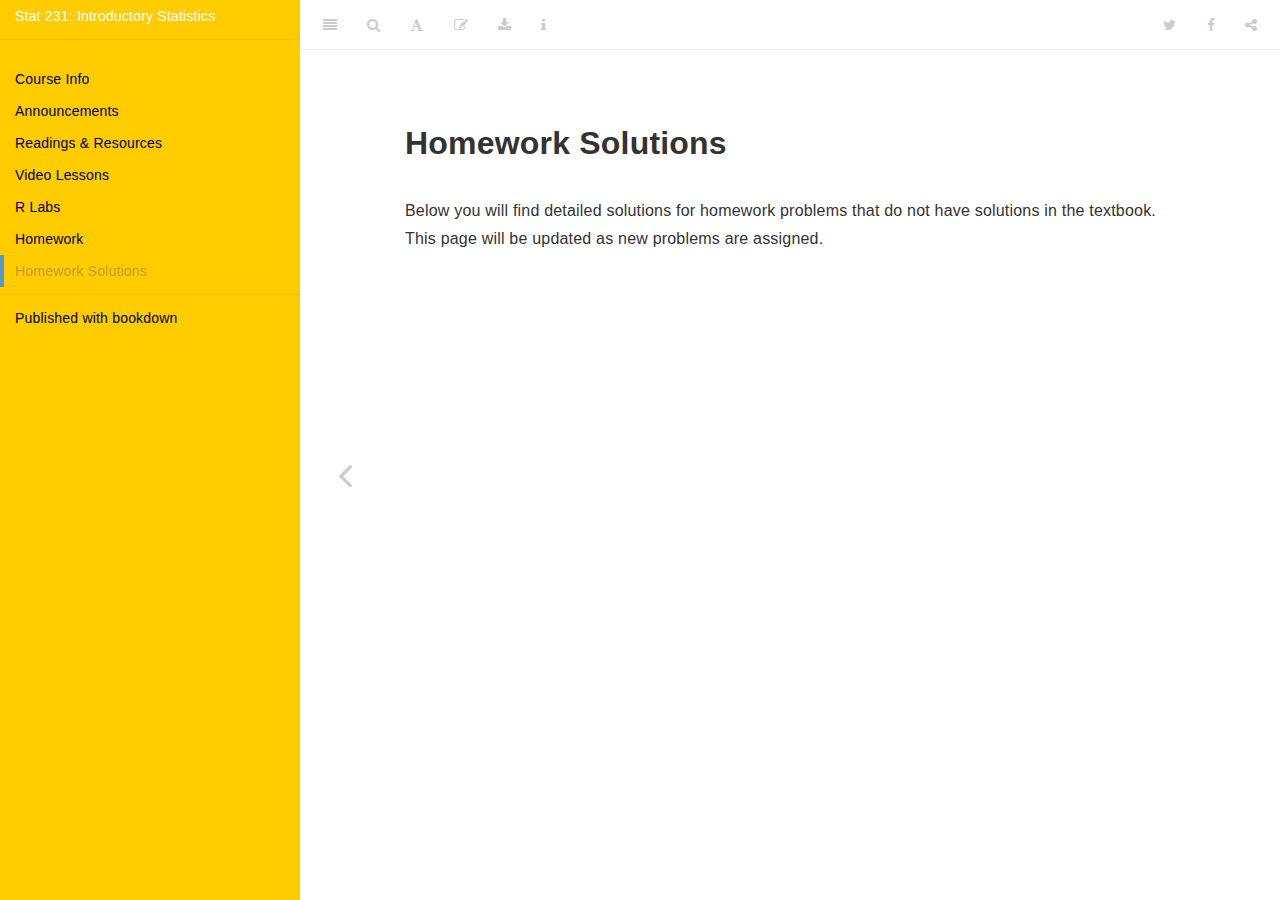
<file: docs/hwsoln.html>
<!DOCTYPE html>
<html lang="" xml:lang="">
<head>

  <meta charset="utf-8" />
  <meta http-equiv="X-UA-Compatible" content="IE=edge" />
  <title>Homework Solutions | Stat 231: Introductory Statistics</title>
  <meta name="description" content="This is a test for a course shell based on a minimal example of using the bookdown package to write a book. The output format is bookdown::gitbook." />
  <meta name="generator" content="bookdown 0.21 and GitBook 2.6.7" />

  <meta property="og:title" content="Homework Solutions | Stat 231: Introductory Statistics" />
  <meta property="og:type" content="book" />
  
  
  <meta property="og:description" content="This is a test for a course shell based on a minimal example of using the bookdown package to write a book. The output format is bookdown::gitbook." />
  <meta name="github-repo" content="npaterno/bookdown-demo" />

  <meta name="twitter:card" content="summary" />
  <meta name="twitter:title" content="Homework Solutions | Stat 231: Introductory Statistics" />
  
  <meta name="twitter:description" content="This is a test for a course shell based on a minimal example of using the bookdown package to write a book. The output format is bookdown::gitbook." />
  

<meta name="author" content="N. Paterno" />


<meta name="date" content="2020-12-28" />

  <meta name="viewport" content="width=device-width, initial-scale=1" />
  <meta name="apple-mobile-web-app-capable" content="yes" />
  <meta name="apple-mobile-web-app-status-bar-style" content="black" />
  
  
<link rel="prev" href="hw.html"/>

<script src="libs/header-attrs-2.6/header-attrs.js"></script>
<script src="libs/jquery-2.2.3/jquery.min.js"></script>
<link href="libs/gitbook-2.6.7/css/style.css" rel="stylesheet" />
<link href="libs/gitbook-2.6.7/css/plugin-table.css" rel="stylesheet" />
<link href="libs/gitbook-2.6.7/css/plugin-bookdown.css" rel="stylesheet" />
<link href="libs/gitbook-2.6.7/css/plugin-highlight.css" rel="stylesheet" />
<link href="libs/gitbook-2.6.7/css/plugin-search.css" rel="stylesheet" />
<link href="libs/gitbook-2.6.7/css/plugin-fontsettings.css" rel="stylesheet" />
<link href="libs/gitbook-2.6.7/css/plugin-clipboard.css" rel="stylesheet" />









<script src="libs/accessible-code-block-0.0.1/empty-anchor.js"></script>



<link rel="stylesheet" href="style.css" type="text/css" />
</head>

<body>



  <div class="book without-animation with-summary font-size-2 font-family-1" data-basepath=".">

    <div class="book-summary">
      <nav role="navigation">

<ul class="summary">
<li><a href="./">Stat 231: Introductory Statistics</a></li>

<li class="divider"></li>
<li><a href="index.html#section"></a></li>
<li class="chapter" data-level="" data-path="info.html"><a href="info.html"><i class="fa fa-check"></i>Course Info</a>
<ul>
<li class="chapter" data-level="" data-path="info.html"><a href="info.html#office-hours"><i class="fa fa-check"></i>Office Hours</a></li>
<li class="chapter" data-level="" data-path="info.html"><a href="info.html#class-schedule"><i class="fa fa-check"></i>Class Schedule</a></li>
<li class="chapter" data-level="" data-path="info.html"><a href="info.html#class-materials"><i class="fa fa-check"></i>Class Materials</a></li>
<li class="chapter" data-level="" data-path="info.html"><a href="info.html#graded-items-and-grading-guidelines"><i class="fa fa-check"></i>Graded Items and Grading Guidelines</a>
<ul>
<li class="chapter" data-level="" data-path="info.html"><a href="info.html#weights-of-grades"><i class="fa fa-check"></i>Weights of Grades:</a></li>
<li class="chapter" data-level="" data-path="info.html"><a href="info.html#important-dates"><i class="fa fa-check"></i>Important Dates</a></li>
</ul></li>
</ul></li>
<li class="chapter" data-level="" data-path="announcements.html"><a href="announcements.html"><i class="fa fa-check"></i>Announcements</a>
<ul>
<li class="chapter" data-level="" data-path="announcements.html"><a href="announcements.html#module-one"><i class="fa fa-check"></i>Module One</a></li>
</ul></li>
<li class="chapter" data-level="" data-path="rr.html"><a href="rr.html"><i class="fa fa-check"></i>Readings &amp; Resources</a>
<ul>
<li class="chapter" data-level="" data-path="rr.html"><a href="rr.html#textbook"><i class="fa fa-check"></i>Textbook</a></li>
<li class="chapter" data-level="" data-path="rr.html"><a href="rr.html#resources"><i class="fa fa-check"></i>Resources:</a></li>
</ul></li>
<li class="chapter" data-level="" data-path="vids.html"><a href="vids.html"><i class="fa fa-check"></i>Video Lessons</a>
<ul>
<li class="chapter" data-level="" data-path="vids.html"><a href="vids.html#attribution"><i class="fa fa-check"></i>Attribution</a></li>
<li class="chapter" data-level="" data-path="vids.html"><a href="vids.html#chapter-1"><i class="fa fa-check"></i>Chapter 1</a></li>
<li class="chapter" data-level="" data-path="vids.html"><a href="vids.html#chapter-2"><i class="fa fa-check"></i>Chapter 2</a></li>
<li class="chapter" data-level="" data-path="vids.html"><a href="vids.html#chapter-3"><i class="fa fa-check"></i>Chapter 3</a></li>
<li class="chapter" data-level="" data-path="vids.html"><a href="vids.html#chapter-4"><i class="fa fa-check"></i>Chapter 4</a></li>
<li class="chapter" data-level="" data-path="vids.html"><a href="vids.html#chapter-6"><i class="fa fa-check"></i>Chapter 6</a></li>
<li class="chapter" data-level="" data-path="vids.html"><a href="vids.html#chapter-7"><i class="fa fa-check"></i>Chapter 7</a></li>
<li class="chapter" data-level="" data-path="vids.html"><a href="vids.html#chapter-8"><i class="fa fa-check"></i>Chapter 8</a></li>
</ul></li>
<li class="chapter" data-level="" data-path="r-labs.html"><a href="r-labs.html"><i class="fa fa-check"></i>R Labs</a>
<ul>
<li class="chapter" data-level="" data-path="r-labs.html"><a href="r-labs.html#week-one-getting-started-with-r"><i class="fa fa-check"></i>Week One: Getting Started with R</a></li>
</ul></li>
<li class="chapter" data-level="" data-path="hw.html"><a href="hw.html"><i class="fa fa-check"></i>Homework</a>
<ul>
<li class="chapter" data-level="" data-path="hw.html"><a href="hw.html#chapter-1-1"><i class="fa fa-check"></i>Chapter 1</a></li>
</ul></li>
<li class="chapter" data-level="" data-path="hwsoln.html"><a href="hwsoln.html"><i class="fa fa-check"></i>Homework Solutions</a></li>
<li class="divider"></li>
<li><a href="https://github.com/rstudio/bookdown" target="blank">Published with bookdown</a></li>

</ul>

      </nav>
    </div>

    <div class="book-body">
      <div class="body-inner">
        <div class="book-header" role="navigation">
          <h1>
            <i class="fa fa-circle-o-notch fa-spin"></i><a href="./">Stat 231: Introductory Statistics</a>
          </h1>
        </div>

        <div class="page-wrapper" tabindex="-1" role="main">
          <div class="page-inner">

            <section class="normal" id="section-">
<div id="hwsoln" class="section level1">
<h1>Homework Solutions</h1>
<p>Below you will find detailed solutions for homework problems that do not have solutions in the textbook. This page will be updated as new problems are assigned.</p>

</div>
            </section>

          </div>
        </div>
      </div>
<a href="hw.html" class="navigation navigation-prev navigation-unique" aria-label="Previous page"><i class="fa fa-angle-left"></i></a>

    </div>
  </div>
<script src="libs/gitbook-2.6.7/js/app.min.js"></script>
<script src="libs/gitbook-2.6.7/js/lunr.js"></script>
<script src="libs/gitbook-2.6.7/js/clipboard.min.js"></script>
<script src="libs/gitbook-2.6.7/js/plugin-search.js"></script>
<script src="libs/gitbook-2.6.7/js/plugin-sharing.js"></script>
<script src="libs/gitbook-2.6.7/js/plugin-fontsettings.js"></script>
<script src="libs/gitbook-2.6.7/js/plugin-bookdown.js"></script>
<script src="libs/gitbook-2.6.7/js/jquery.highlight.js"></script>
<script src="libs/gitbook-2.6.7/js/plugin-clipboard.js"></script>
<script>
gitbook.require(["gitbook"], function(gitbook) {
gitbook.start({
"sharing": {
"github": false,
"facebook": true,
"twitter": true,
"linkedin": false,
"weibo": false,
"instapaper": false,
"vk": false,
"all": ["facebook", "twitter", "linkedin", "weibo", "instapaper"]
},
"fontsettings": {
"theme": "white",
"family": "sans",
"size": 2
},
"edit": {
"link": "https://github.com/rstudio/bookdown-demo/edit/master/07-homework-solutions.Rmd",
"text": "Edit"
},
"history": {
"link": null,
"text": null
},
"view": {
"link": null,
"text": null
},
"download": ["bookdown-demo.pdf", "bookdown-demo.epub"],
"toc": {
"collapse": "section"
}
});
});
</script>

</body>

</html>
</file>
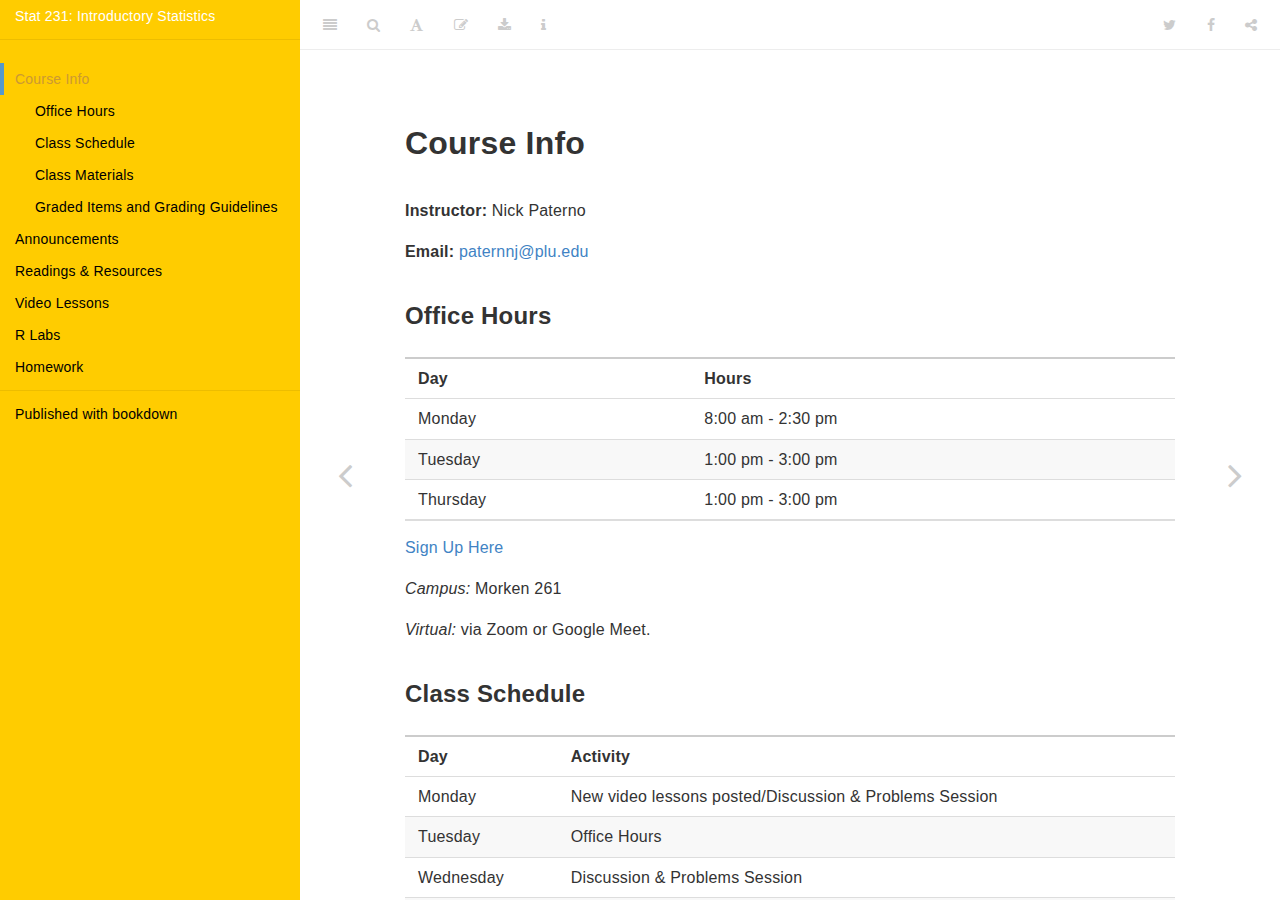
<file: docs/info.html>
<!DOCTYPE html>
<html lang="" xml:lang="">
<head>

  <meta charset="utf-8" />
  <meta http-equiv="X-UA-Compatible" content="IE=edge" />
  <title>Course Info | Stat 231: Introductory Statistics</title>
  <meta name="description" content="This is a test for a course shell based on a minimal example of using the bookdown package to write a book. The output format is bookdown::gitbook." />
  <meta name="generator" content="bookdown 0.21 and GitBook 2.6.7" />

  <meta property="og:title" content="Course Info | Stat 231: Introductory Statistics" />
  <meta property="og:type" content="book" />
  
  
  <meta property="og:description" content="This is a test for a course shell based on a minimal example of using the bookdown package to write a book. The output format is bookdown::gitbook." />
  <meta name="github-repo" content="npaterno/bookdown-demo" />

  <meta name="twitter:card" content="summary" />
  <meta name="twitter:title" content="Course Info | Stat 231: Introductory Statistics" />
  
  <meta name="twitter:description" content="This is a test for a course shell based on a minimal example of using the bookdown package to write a book. The output format is bookdown::gitbook." />
  

<meta name="author" content="N. Paterno" />


<meta name="date" content="2021-02-04" />

  <meta name="viewport" content="width=device-width, initial-scale=1" />
  <meta name="apple-mobile-web-app-capable" content="yes" />
  <meta name="apple-mobile-web-app-status-bar-style" content="black" />
  
  
<link rel="prev" href="index.html"/>
<link rel="next" href="announcements.html"/>
<script src="libs/header-attrs-2.6/header-attrs.js"></script>
<script src="libs/jquery-2.2.3/jquery.min.js"></script>
<link href="libs/gitbook-2.6.7/css/style.css" rel="stylesheet" />
<link href="libs/gitbook-2.6.7/css/plugin-table.css" rel="stylesheet" />
<link href="libs/gitbook-2.6.7/css/plugin-bookdown.css" rel="stylesheet" />
<link href="libs/gitbook-2.6.7/css/plugin-highlight.css" rel="stylesheet" />
<link href="libs/gitbook-2.6.7/css/plugin-search.css" rel="stylesheet" />
<link href="libs/gitbook-2.6.7/css/plugin-fontsettings.css" rel="stylesheet" />
<link href="libs/gitbook-2.6.7/css/plugin-clipboard.css" rel="stylesheet" />












<link rel="stylesheet" href="style.css" type="text/css" />
</head>

<body>



  <div class="book without-animation with-summary font-size-2 font-family-1" data-basepath=".">

    <div class="book-summary">
      <nav role="navigation">

<ul class="summary">
<li><a href="./">Stat 231: Introductory Statistics</a></li>

<li class="divider"></li>
<li><a href="index.html#section"></a></li>
<li class="chapter" data-level="" data-path="info.html"><a href="info.html"><i class="fa fa-check"></i>Course Info</a>
<ul>
<li class="chapter" data-level="" data-path="info.html"><a href="info.html#office-hours"><i class="fa fa-check"></i>Office Hours</a></li>
<li class="chapter" data-level="" data-path="info.html"><a href="info.html#class-schedule"><i class="fa fa-check"></i>Class Schedule</a></li>
<li class="chapter" data-level="" data-path="info.html"><a href="info.html#class-materials"><i class="fa fa-check"></i>Class Materials</a></li>
<li class="chapter" data-level="" data-path="info.html"><a href="info.html#graded-items-and-grading-guidelines"><i class="fa fa-check"></i>Graded Items and Grading Guidelines</a>
<ul>
<li class="chapter" data-level="" data-path="info.html"><a href="info.html#weights-of-grades"><i class="fa fa-check"></i>Weights of Grades:</a></li>
<li class="chapter" data-level="" data-path="info.html"><a href="info.html#important-dates"><i class="fa fa-check"></i>Important Dates</a></li>
</ul></li>
</ul></li>
<li class="chapter" data-level="" data-path="announcements.html"><a href="announcements.html"><i class="fa fa-check"></i>Announcements</a>
<ul>
<li class="chapter" data-level="" data-path="announcements.html"><a href="announcements.html#module-one"><i class="fa fa-check"></i>Module One</a></li>
</ul></li>
<li class="chapter" data-level="" data-path="rr.html"><a href="rr.html"><i class="fa fa-check"></i>Readings &amp; Resources</a>
<ul>
<li class="chapter" data-level="" data-path="rr.html"><a href="rr.html#textbook"><i class="fa fa-check"></i>Textbook</a></li>
<li class="chapter" data-level="" data-path="rr.html"><a href="rr.html#resources"><i class="fa fa-check"></i>Resources:</a></li>
</ul></li>
<li class="chapter" data-level="" data-path="vids.html"><a href="vids.html"><i class="fa fa-check"></i>Video Lessons</a>
<ul>
<li class="chapter" data-level="" data-path="vids.html"><a href="vids.html#attribution"><i class="fa fa-check"></i>Attribution</a></li>
<li class="chapter" data-level="" data-path="vids.html"><a href="vids.html#chapter-1"><i class="fa fa-check"></i>Chapter 1</a></li>
<li class="chapter" data-level="" data-path="vids.html"><a href="vids.html#chapter-2"><i class="fa fa-check"></i>Chapter 2</a></li>
<li class="chapter" data-level="" data-path="vids.html"><a href="vids.html#chapter-3"><i class="fa fa-check"></i>Chapter 3</a></li>
<li class="chapter" data-level="" data-path="vids.html"><a href="vids.html#chapter-4"><i class="fa fa-check"></i>Chapter 4</a></li>
<li class="chapter" data-level="" data-path="vids.html"><a href="vids.html#chapter-6"><i class="fa fa-check"></i>Chapter 6</a></li>
<li class="chapter" data-level="" data-path="vids.html"><a href="vids.html#chapter-7"><i class="fa fa-check"></i>Chapter 7</a></li>
<li class="chapter" data-level="" data-path="vids.html"><a href="vids.html#chapter-8"><i class="fa fa-check"></i>Chapter 8</a></li>
</ul></li>
<li class="chapter" data-level="" data-path="r-labs.html"><a href="r-labs.html"><i class="fa fa-check"></i>R Labs</a>
<ul>
<li class="chapter" data-level="" data-path="r-labs.html"><a href="r-labs.html#week-one-getting-started-with-r"><i class="fa fa-check"></i>Week One: Getting Started with R</a></li>
</ul></li>
<li class="chapter" data-level="" data-path="hw.html"><a href="hw.html"><i class="fa fa-check"></i>Homework</a>
<ul>
<li class="chapter" data-level="" data-path="hw.html"><a href="hw.html#chapter-1-1"><i class="fa fa-check"></i>Chapter 1</a></li>
<li class="chapter" data-level="" data-path="hw.html"><a href="hw.html#chapter-2-1"><i class="fa fa-check"></i>Chapter 2</a></li>
<li class="chapter" data-level="" data-path="hw.html"><a href="hw.html#chapter-3-1"><i class="fa fa-check"></i>Chapter 3</a></li>
<li class="chapter" data-level="" data-path="hw.html"><a href="hw.html#chapter-4-1"><i class="fa fa-check"></i>Chapter 4</a></li>
<li class="chapter" data-level="" data-path="hw.html"><a href="hw.html#chapter-6-1"><i class="fa fa-check"></i>Chapter 6</a></li>
<li class="chapter" data-level="" data-path="hw.html"><a href="hw.html#chapter-7-1"><i class="fa fa-check"></i>Chapter 7</a></li>
<li class="chapter" data-level="" data-path="hw.html"><a href="hw.html#chapter-8-1"><i class="fa fa-check"></i>Chapter 8</a></li>
</ul></li>
<li class="divider"></li>
<li><a href="https://github.com/rstudio/bookdown" target="blank">Published with bookdown</a></li>

</ul>

      </nav>
    </div>

    <div class="book-body">
      <div class="body-inner">
        <div class="book-header" role="navigation">
          <h1>
            <i class="fa fa-circle-o-notch fa-spin"></i><a href="./">Stat 231: Introductory Statistics</a>
          </h1>
        </div>

        <div class="page-wrapper" tabindex="-1" role="main">
          <div class="page-inner">

            <section class="normal" id="section-">
<div id="info" class="section level1">
<h1>Course Info</h1>

<p><strong>Instructor:</strong> Nick Paterno</p>
<p><strong>Email:</strong> <a href="mailto:paternnj@plu.edu">paternnj@plu.edu</a></p>
<div id="office-hours" class="section level3">
<h3>Office Hours</h3>
<table>
<thead>
<tr class="header">
<th align="left">Day</th>
<th align="left">Hours</th>
</tr>
</thead>
<tbody>
<tr class="odd">
<td align="left">Monday</td>
<td align="left">8:00 am - 2:30 pm</td>
</tr>
<tr class="even">
<td align="left">Tuesday</td>
<td align="left">1:00 pm - 3:00 pm</td>
</tr>
<tr class="odd">
<td align="left">Thursday</td>
<td align="left">1:00 pm - 3:00 pm</td>
</tr>
</tbody>
</table>
<p><a href="https://npaterno.youcanbook.me/">Sign Up Here</a></p>
<p><em>Campus:</em> Morken 261</p>
<p><em>Virtual:</em> via Zoom or Google Meet.</p>
</div>
<div id="class-schedule" class="section level3">
<h3>Class Schedule</h3>
<table>
<thead>
<tr class="header">
<th align="left">Day</th>
<th align="left">Activity</th>
</tr>
</thead>
<tbody>
<tr class="odd">
<td align="left">Monday</td>
<td align="left">New video lessons posted/Discussion &amp; Problems Session</td>
</tr>
<tr class="even">
<td align="left">Tuesday</td>
<td align="left">Office Hours</td>
</tr>
<tr class="odd">
<td align="left">Wednesday</td>
<td align="left">Discussion &amp; Problems Session</td>
</tr>
<tr class="even">
<td align="left">Thursday</td>
<td align="left">Office Hours</td>
</tr>
<tr class="odd">
<td align="left">Friday</td>
<td align="left">Live Coding &amp; Workshop</td>
</tr>
</tbody>
</table>
<p>It is assumed that you will have done some reading and/or watched the video lessons <strong>BEFORE</strong> coming to class on Monday and Wednesday. Those classes will start with a brief discussion of the material and segue into a problem solving session.</p>
<p>For the Live Coding &amp; Workshop sessions, we will start with a lesson on a specific element of statistical computing. This will be the live coding part; you’ll have your laptop closed and can watch the process of structuring a file, troubleshooting errors and anything else that can come up when writing code. The remainder of class will be spent in workshop mode, which allows you to begin the lab assignment as well as collaborate with your peers.</p>
</div>
<div id="class-materials" class="section level3">
<h3>Class Materials</h3>
<p><strong>Textbook:</strong> <a href="https://leanpub.com/openintro-statistics">OpenIntro Statistics, 4th Ed</a></p>
<div id="technology" class="section level4">
<h4>Technology:</h4>
<ul>
<li>Access to a word processing program.</li>
<li><a href="https://cran.r-project.org/">R</a> and <a href="https://rstudio.com/">RStudio</a> (These are free and we will get them setup during our first lab day)</li>
<li>A graphing calculator, preferably a TI-83 or TI-84. A Casio FX-9750GII will also work (useful but <em>optional</em>).</li>
</ul>
</div>
</div>
<div id="graded-items-and-grading-guidelines" class="section level2">
<h2>Graded Items and Grading Guidelines</h2>
<div id="weights-of-grades" class="section level3">
<h3>Weights of Grades:</h3>
<table>
<thead>
<tr class="header">
<th align="left">Category</th>
<th align="left">Weight</th>
</tr>
</thead>
<tbody>
<tr class="odd">
<td align="left">Quizzes</td>
<td align="left">30%</td>
</tr>
<tr class="even">
<td align="left">Labs</td>
<td align="left">25%</td>
</tr>
<tr class="odd">
<td align="left">Paper</td>
<td align="left">15%</td>
</tr>
<tr class="even">
<td align="left">Final</td>
<td align="left">30%</td>
</tr>
<tr class="odd">
<td align="left">Total</td>
<td align="left">100%</td>
</tr>
</tbody>
</table>
<div id="homework" class="section level4">
<h4>Homework:</h4>
<p>Homework will not be graded but quiz and final exam questions will be heavily based on problems assigned for homework. Solutions to even numbered problems are available upon request.</p>
</div>
<div id="quizzes" class="section level4">
<h4>Quizzes:</h4>
<p>There will be one in-class quiz for each chapter (seven total). Quiz questions will be a mix of computation and short answer, no multiple choice. Your lowest quiz score will be dropped.</p>
</div>
<div id="labs" class="section level4">
<h4>Labs:</h4>
<p>We will have weekly coding sessions and workshops with the exception of weeks seven and fourteen. Your lowest two labs (workshop assignments) will be dropped. Late lab submissions will be accepted within 24 hours of the due date with a 15% deduction and will not be accepted past the 24 hour mark.</p>
</div>
<div id="paper" class="section level4">
<h4>Paper:</h4>
<p>Each student will be required to write a paper about statistics in the media. Details will be given out in the second week of class via email and the Announcements page. The paper is due no later than the Last Day of Instruction (see Important Dates below). If there is a week where you don’t have much work in your other classes or our class didn’t take you long then you may want to knock out the paper early in the semester.</p>
</div>
<div id="final" class="section level4">
<h4>Final:</h4>
<p>The final will have two parts: one in-class exam (similar to the quizzes) and a take-home lab to be completed as an RMarkdown file. The lab is due when you come in for the in-class final. Late lab submissions will be accepted within 24 hours of the due date with a 15% deduction and will not be accepted past the 24 hour mark.</p>
</div>
</div>
<div id="important-dates" class="section level3">
<h3>Important Dates</h3>
<table>
<thead>
<tr class="header">
<th>Date</th>
<th>Event</th>
</tr>
</thead>
<tbody>
<tr class="odd">
<td>4/2/2021</td>
<td>No Class: Good Friday</td>
</tr>
<tr class="even">
<td>5/21/2021</td>
<td>Last Day of Instruction</td>
</tr>
<tr class="odd">
<td>5/24/2021-5/28/2021</td>
<td>Finals Week</td>
</tr>
</tbody>
</table>

</div>
</div>
</div>
            </section>

          </div>
        </div>
      </div>
<a href="index.html" class="navigation navigation-prev " aria-label="Previous page"><i class="fa fa-angle-left"></i></a>
<a href="announcements.html" class="navigation navigation-next " aria-label="Next page"><i class="fa fa-angle-right"></i></a>
    </div>
  </div>
<script src="libs/gitbook-2.6.7/js/app.min.js"></script>
<script src="libs/gitbook-2.6.7/js/lunr.js"></script>
<script src="libs/gitbook-2.6.7/js/clipboard.min.js"></script>
<script src="libs/gitbook-2.6.7/js/plugin-search.js"></script>
<script src="libs/gitbook-2.6.7/js/plugin-sharing.js"></script>
<script src="libs/gitbook-2.6.7/js/plugin-fontsettings.js"></script>
<script src="libs/gitbook-2.6.7/js/plugin-bookdown.js"></script>
<script src="libs/gitbook-2.6.7/js/jquery.highlight.js"></script>
<script src="libs/gitbook-2.6.7/js/plugin-clipboard.js"></script>
<script>
gitbook.require(["gitbook"], function(gitbook) {
gitbook.start({
"sharing": {
"github": false,
"facebook": true,
"twitter": true,
"linkedin": false,
"weibo": false,
"instapaper": false,
"vk": false,
"all": ["facebook", "twitter", "linkedin", "weibo", "instapaper"]
},
"fontsettings": {
"theme": "white",
"family": "sans",
"size": 2
},
"edit": {
"link": "https://github.com/rstudio/bookdown-demo/edit/master/01-course_info.Rmd",
"text": "Edit"
},
"history": {
"link": null,
"text": null
},
"view": {
"link": null,
"text": null
},
"download": ["bookdown-demo.pdf", "bookdown-demo.epub"],
"toc": {
"collapse": "section"
}
});
});
</script>

</body>

</html>
</file>
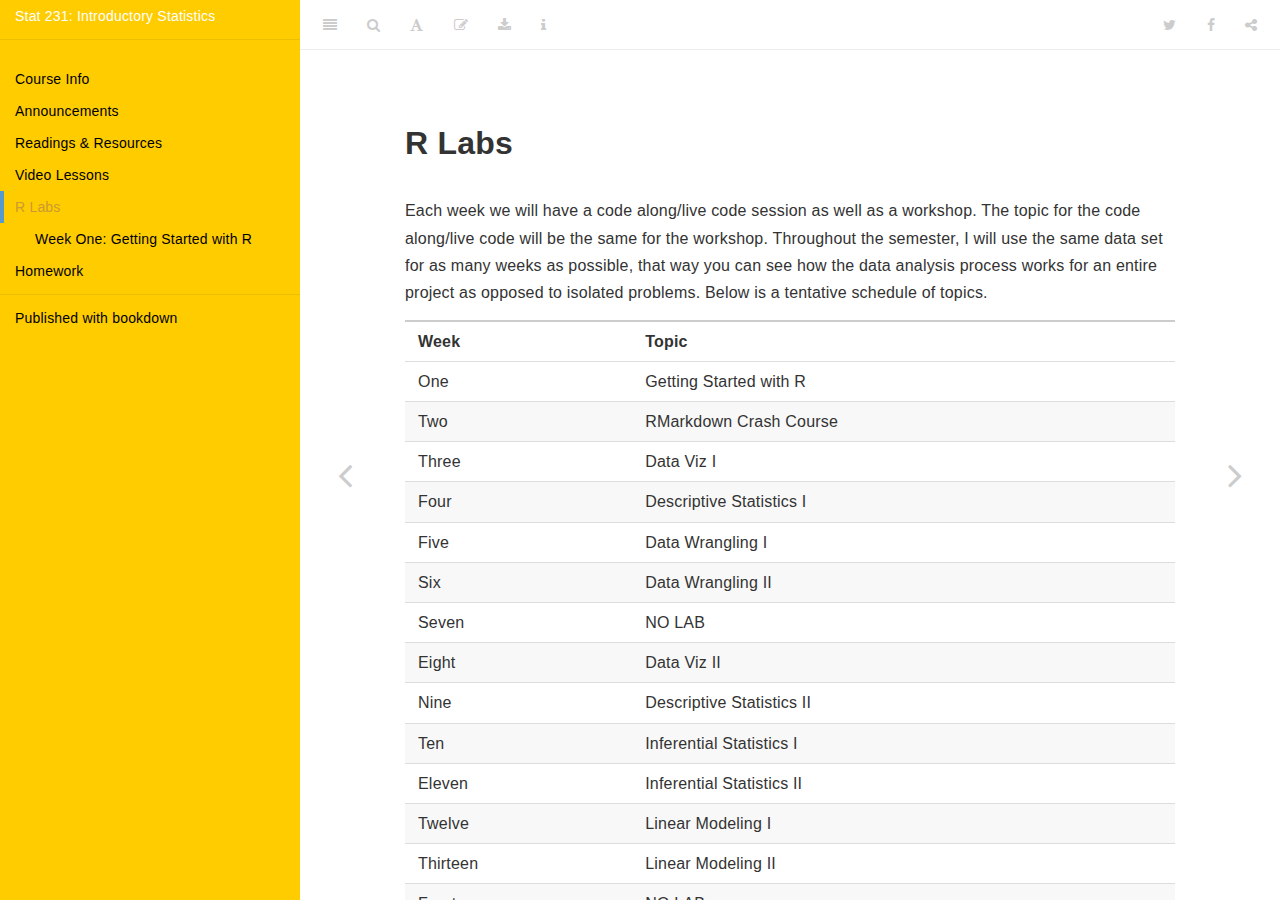
<file: docs/r-labs.html>
<!DOCTYPE html>
<html lang="" xml:lang="">
<head>

  <meta charset="utf-8" />
  <meta http-equiv="X-UA-Compatible" content="IE=edge" />
  <title>R Labs | Stat 231: Introductory Statistics</title>
  <meta name="description" content="This is a test for a course shell based on a minimal example of using the bookdown package to write a book. The output format is bookdown::gitbook." />
  <meta name="generator" content="bookdown 0.21 and GitBook 2.6.7" />

  <meta property="og:title" content="R Labs | Stat 231: Introductory Statistics" />
  <meta property="og:type" content="book" />
  
  
  <meta property="og:description" content="This is a test for a course shell based on a minimal example of using the bookdown package to write a book. The output format is bookdown::gitbook." />
  <meta name="github-repo" content="npaterno/bookdown-demo" />

  <meta name="twitter:card" content="summary" />
  <meta name="twitter:title" content="R Labs | Stat 231: Introductory Statistics" />
  
  <meta name="twitter:description" content="This is a test for a course shell based on a minimal example of using the bookdown package to write a book. The output format is bookdown::gitbook." />
  

<meta name="author" content="N. Paterno" />


<meta name="date" content="2020-12-29" />

  <meta name="viewport" content="width=device-width, initial-scale=1" />
  <meta name="apple-mobile-web-app-capable" content="yes" />
  <meta name="apple-mobile-web-app-status-bar-style" content="black" />
  
  
<link rel="prev" href="vids.html"/>
<link rel="next" href="hw.html"/>
<script src="libs/header-attrs-2.5/header-attrs.js"></script>
<script src="libs/jquery-2.2.3/jquery.min.js"></script>
<link href="libs/gitbook-2.6.7/css/style.css" rel="stylesheet" />
<link href="libs/gitbook-2.6.7/css/plugin-table.css" rel="stylesheet" />
<link href="libs/gitbook-2.6.7/css/plugin-bookdown.css" rel="stylesheet" />
<link href="libs/gitbook-2.6.7/css/plugin-highlight.css" rel="stylesheet" />
<link href="libs/gitbook-2.6.7/css/plugin-search.css" rel="stylesheet" />
<link href="libs/gitbook-2.6.7/css/plugin-fontsettings.css" rel="stylesheet" />
<link href="libs/gitbook-2.6.7/css/plugin-clipboard.css" rel="stylesheet" />









<script src="libs/accessible-code-block-0.0.1/empty-anchor.js"></script>
<link href="libs/anchor-sections-1.0/anchor-sections.css" rel="stylesheet" />
<script src="libs/anchor-sections-1.0/anchor-sections.js"></script>



<link rel="stylesheet" href="style.css" type="text/css" />
</head>

<body>



  <div class="book without-animation with-summary font-size-2 font-family-1" data-basepath=".">

    <div class="book-summary">
      <nav role="navigation">

<ul class="summary">
<li><a href="./">Stat 231: Introductory Statistics</a></li>

<li class="divider"></li>
<li><a href="index.html#section"></a></li>
<li class="chapter" data-level="" data-path="info.html"><a href="info.html"><i class="fa fa-check"></i>Course Info</a>
<ul>
<li class="chapter" data-level="" data-path="info.html"><a href="info.html#office-hours"><i class="fa fa-check"></i>Office Hours</a></li>
<li class="chapter" data-level="" data-path="info.html"><a href="info.html#class-schedule"><i class="fa fa-check"></i>Class Schedule</a></li>
<li class="chapter" data-level="" data-path="info.html"><a href="info.html#class-materials"><i class="fa fa-check"></i>Class Materials</a></li>
<li class="chapter" data-level="" data-path="info.html"><a href="info.html#graded-items-and-grading-guidelines"><i class="fa fa-check"></i>Graded Items and Grading Guidelines</a>
<ul>
<li class="chapter" data-level="" data-path="info.html"><a href="info.html#weights-of-grades"><i class="fa fa-check"></i>Weights of Grades:</a></li>
<li class="chapter" data-level="" data-path="info.html"><a href="info.html#important-dates"><i class="fa fa-check"></i>Important Dates</a></li>
</ul></li>
</ul></li>
<li class="chapter" data-level="" data-path="announcements.html"><a href="announcements.html"><i class="fa fa-check"></i>Announcements</a>
<ul>
<li class="chapter" data-level="" data-path="announcements.html"><a href="announcements.html#module-one"><i class="fa fa-check"></i>Module One</a></li>
</ul></li>
<li class="chapter" data-level="" data-path="rr.html"><a href="rr.html"><i class="fa fa-check"></i>Readings &amp; Resources</a>
<ul>
<li class="chapter" data-level="" data-path="rr.html"><a href="rr.html#textbook"><i class="fa fa-check"></i>Textbook</a></li>
<li class="chapter" data-level="" data-path="rr.html"><a href="rr.html#resources"><i class="fa fa-check"></i>Resources:</a></li>
</ul></li>
<li class="chapter" data-level="" data-path="vids.html"><a href="vids.html"><i class="fa fa-check"></i>Video Lessons</a>
<ul>
<li class="chapter" data-level="" data-path="vids.html"><a href="vids.html#attribution"><i class="fa fa-check"></i>Attribution</a></li>
<li class="chapter" data-level="" data-path="vids.html"><a href="vids.html#chapter-1"><i class="fa fa-check"></i>Chapter 1</a></li>
<li class="chapter" data-level="" data-path="vids.html"><a href="vids.html#chapter-2"><i class="fa fa-check"></i>Chapter 2</a></li>
<li class="chapter" data-level="" data-path="vids.html"><a href="vids.html#chapter-3"><i class="fa fa-check"></i>Chapter 3</a></li>
<li class="chapter" data-level="" data-path="vids.html"><a href="vids.html#chapter-4"><i class="fa fa-check"></i>Chapter 4</a></li>
<li class="chapter" data-level="" data-path="vids.html"><a href="vids.html#chapter-6"><i class="fa fa-check"></i>Chapter 6</a></li>
<li class="chapter" data-level="" data-path="vids.html"><a href="vids.html#chapter-7"><i class="fa fa-check"></i>Chapter 7</a></li>
<li class="chapter" data-level="" data-path="vids.html"><a href="vids.html#chapter-8"><i class="fa fa-check"></i>Chapter 8</a></li>
</ul></li>
<li class="chapter" data-level="" data-path="r-labs.html"><a href="r-labs.html"><i class="fa fa-check"></i>R Labs</a>
<ul>
<li class="chapter" data-level="" data-path="r-labs.html"><a href="r-labs.html#week-one-getting-started-with-r"><i class="fa fa-check"></i>Week One: Getting Started with R</a></li>
</ul></li>
<li class="chapter" data-level="" data-path="hw.html"><a href="hw.html"><i class="fa fa-check"></i>Homework</a>
<ul>
<li class="chapter" data-level="" data-path="hw.html"><a href="hw.html#chapter-1-1"><i class="fa fa-check"></i>Chapter 1</a></li>
<li class="chapter" data-level="" data-path="hw.html"><a href="hw.html#chapter-2-1"><i class="fa fa-check"></i>Chapter 2</a></li>
<li class="chapter" data-level="" data-path="hw.html"><a href="hw.html#chapter-3-1"><i class="fa fa-check"></i>Chapter 3</a></li>
<li class="chapter" data-level="" data-path="hw.html"><a href="hw.html#chapter-4-1"><i class="fa fa-check"></i>Chapter 4</a></li>
<li class="chapter" data-level="" data-path="hw.html"><a href="hw.html#chapter-6-1"><i class="fa fa-check"></i>Chapter 6</a></li>
<li class="chapter" data-level="" data-path="hw.html"><a href="hw.html#chapter-7-1"><i class="fa fa-check"></i>Chapter 7</a></li>
<li class="chapter" data-level="" data-path="hw.html"><a href="hw.html#chapter-8-1"><i class="fa fa-check"></i>Chapter 8</a></li>
</ul></li>
<li class="divider"></li>
<li><a href="https://github.com/rstudio/bookdown" target="blank">Published with bookdown</a></li>

</ul>

      </nav>
    </div>

    <div class="book-body">
      <div class="body-inner">
        <div class="book-header" role="navigation">
          <h1>
            <i class="fa fa-circle-o-notch fa-spin"></i><a href="./">Stat 231: Introductory Statistics</a>
          </h1>
        </div>

        <div class="page-wrapper" tabindex="-1" role="main">
          <div class="page-inner">

            <section class="normal" id="section-">
<div id="r-labs" class="section level1">
<h1>R Labs</h1>
<p>Each week we will have a code along/live code session as well as a workshop. The topic for the code along/live code will be the same for the workshop. Throughout the semester, I will use the same data set for as many weeks as possible, that way you can see how the data analysis process works for an entire project as opposed to isolated problems. Below is a tentative schedule of topics.</p>
<table>
<thead>
<tr class="header">
<th align="left">Week</th>
<th align="left">Topic</th>
</tr>
</thead>
<tbody>
<tr class="odd">
<td align="left">One</td>
<td align="left">Getting Started with R</td>
</tr>
<tr class="even">
<td align="left">Two</td>
<td align="left">RMarkdown Crash Course</td>
</tr>
<tr class="odd">
<td align="left">Three</td>
<td align="left">Data Viz I</td>
</tr>
<tr class="even">
<td align="left">Four</td>
<td align="left">Descriptive Statistics I</td>
</tr>
<tr class="odd">
<td align="left">Five</td>
<td align="left">Data Wrangling I</td>
</tr>
<tr class="even">
<td align="left">Six</td>
<td align="left">Data Wrangling II</td>
</tr>
<tr class="odd">
<td align="left">Seven</td>
<td align="left">NO LAB</td>
</tr>
<tr class="even">
<td align="left">Eight</td>
<td align="left">Data Viz II</td>
</tr>
<tr class="odd">
<td align="left">Nine</td>
<td align="left">Descriptive Statistics II</td>
</tr>
<tr class="even">
<td align="left">Ten</td>
<td align="left">Inferential Statistics I</td>
</tr>
<tr class="odd">
<td align="left">Eleven</td>
<td align="left">Inferential Statistics II</td>
</tr>
<tr class="even">
<td align="left">Twelve</td>
<td align="left">Linear Modeling I</td>
</tr>
<tr class="odd">
<td align="left">Thirteen</td>
<td align="left">Linear Modeling II</td>
</tr>
<tr class="even">
<td align="left">Fourteen</td>
<td align="left">NO LAB</td>
</tr>
</tbody>
</table>
<p><em>Notes:</em>
- There will not be a code along/live coding session for week one.
- Week two’s code along/live code will be a preview of some things you’ll learn throughout the semester.
- There will be a screencasted version of the code along/live coding sessions posted on this page on Thursday evenings.</p>
<div id="week-one-getting-started-with-r" class="section level2">
<h2>Week One: Getting Started with R</h2>

</div>
</div>
            </section>

          </div>
        </div>
      </div>
<a href="vids.html" class="navigation navigation-prev " aria-label="Previous page"><i class="fa fa-angle-left"></i></a>
<a href="hw.html" class="navigation navigation-next " aria-label="Next page"><i class="fa fa-angle-right"></i></a>
    </div>
  </div>
<script src="libs/gitbook-2.6.7/js/app.min.js"></script>
<script src="libs/gitbook-2.6.7/js/lunr.js"></script>
<script src="libs/gitbook-2.6.7/js/clipboard.min.js"></script>
<script src="libs/gitbook-2.6.7/js/plugin-search.js"></script>
<script src="libs/gitbook-2.6.7/js/plugin-sharing.js"></script>
<script src="libs/gitbook-2.6.7/js/plugin-fontsettings.js"></script>
<script src="libs/gitbook-2.6.7/js/plugin-bookdown.js"></script>
<script src="libs/gitbook-2.6.7/js/jquery.highlight.js"></script>
<script src="libs/gitbook-2.6.7/js/plugin-clipboard.js"></script>
<script>
gitbook.require(["gitbook"], function(gitbook) {
gitbook.start({
"sharing": {
"github": false,
"facebook": true,
"twitter": true,
"linkedin": false,
"weibo": false,
"instapaper": false,
"vk": false,
"all": ["facebook", "twitter", "linkedin", "weibo", "instapaper"]
},
"fontsettings": {
"theme": "white",
"family": "sans",
"size": 2
},
"edit": {
"link": "https://github.com/rstudio/bookdown-demo/edit/master/05-r_labs.Rmd",
"text": "Edit"
},
"history": {
"link": null,
"text": null
},
"view": {
"link": null,
"text": null
},
"download": ["bookdown-demo.pdf", "bookdown-demo.epub"],
"toc": {
"collapse": "section"
}
});
});
</script>

<!-- dynamically load mathjax for compatibility with self-contained -->
<script>
  (function () {
    var script = document.createElement("script");
    script.type = "text/javascript";
    var src = "true";
    if (src === "" || src === "true") src = "https://mathjax.rstudio.com/latest/MathJax.js?config=TeX-MML-AM_CHTML";
    if (location.protocol !== "file:")
      if (/^https?:/.test(src))
        src = src.replace(/^https?:/, '');
    script.src = src;
    document.getElementsByTagName("head")[0].appendChild(script);
  })();
</script>
</body>

</html>
</file>
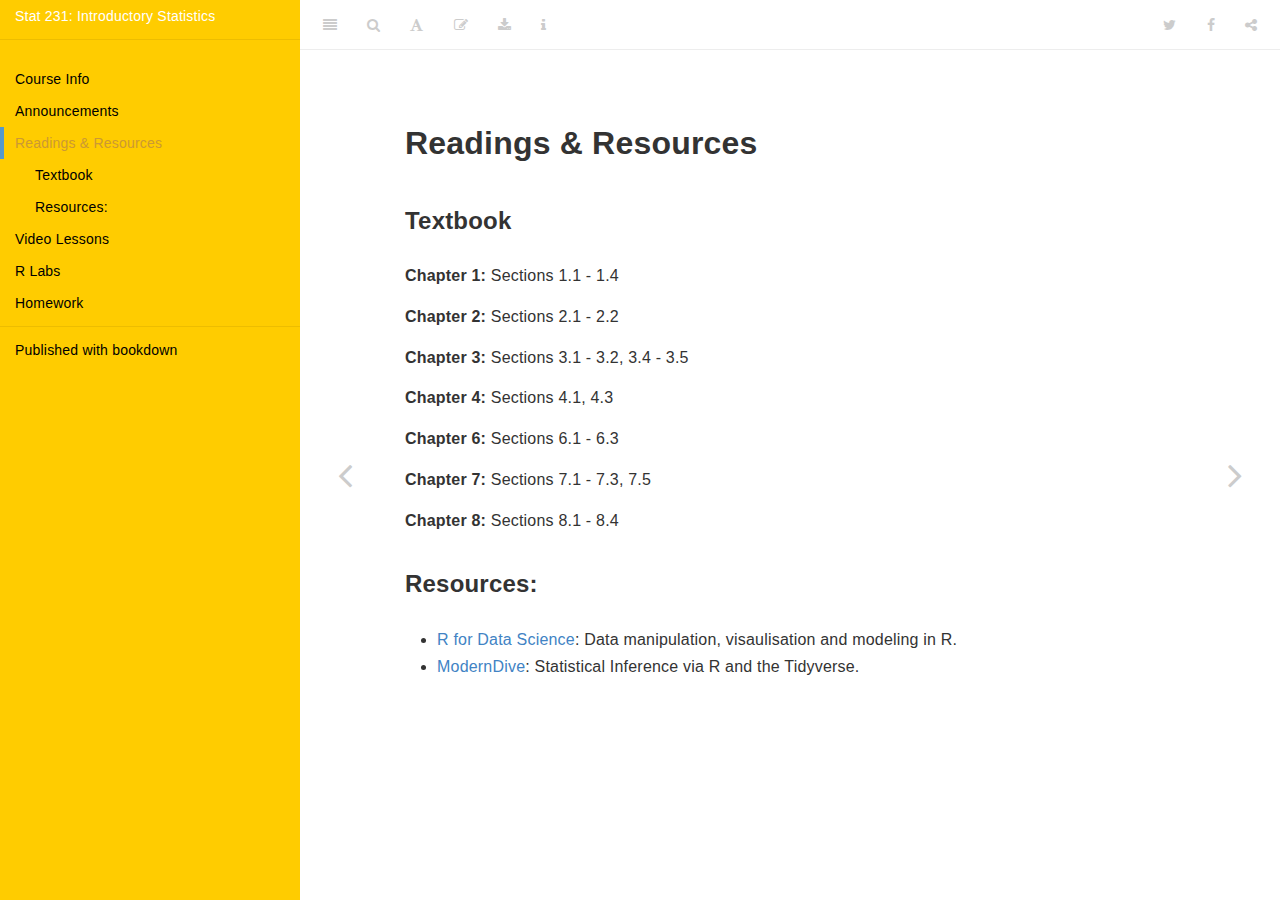
<file: docs/rr.html>
<!DOCTYPE html>
<html lang="" xml:lang="">
<head>

  <meta charset="utf-8" />
  <meta http-equiv="X-UA-Compatible" content="IE=edge" />
  <title>Readings &amp; Resources | Stat 231: Introductory Statistics</title>
  <meta name="description" content="This is a test for a course shell based on a minimal example of using the bookdown package to write a book. The output format is bookdown::gitbook." />
  <meta name="generator" content="bookdown 0.21 and GitBook 2.6.7" />

  <meta property="og:title" content="Readings &amp; Resources | Stat 231: Introductory Statistics" />
  <meta property="og:type" content="book" />
  
  
  <meta property="og:description" content="This is a test for a course shell based on a minimal example of using the bookdown package to write a book. The output format is bookdown::gitbook." />
  <meta name="github-repo" content="npaterno/bookdown-demo" />

  <meta name="twitter:card" content="summary" />
  <meta name="twitter:title" content="Readings &amp; Resources | Stat 231: Introductory Statistics" />
  
  <meta name="twitter:description" content="This is a test for a course shell based on a minimal example of using the bookdown package to write a book. The output format is bookdown::gitbook." />
  

<meta name="author" content="N. Paterno" />


<meta name="date" content="2020-12-29" />

  <meta name="viewport" content="width=device-width, initial-scale=1" />
  <meta name="apple-mobile-web-app-capable" content="yes" />
  <meta name="apple-mobile-web-app-status-bar-style" content="black" />
  
  
<link rel="prev" href="announcements.html"/>
<link rel="next" href="vids.html"/>
<script src="libs/header-attrs-2.5/header-attrs.js"></script>
<script src="libs/jquery-2.2.3/jquery.min.js"></script>
<link href="libs/gitbook-2.6.7/css/style.css" rel="stylesheet" />
<link href="libs/gitbook-2.6.7/css/plugin-table.css" rel="stylesheet" />
<link href="libs/gitbook-2.6.7/css/plugin-bookdown.css" rel="stylesheet" />
<link href="libs/gitbook-2.6.7/css/plugin-highlight.css" rel="stylesheet" />
<link href="libs/gitbook-2.6.7/css/plugin-search.css" rel="stylesheet" />
<link href="libs/gitbook-2.6.7/css/plugin-fontsettings.css" rel="stylesheet" />
<link href="libs/gitbook-2.6.7/css/plugin-clipboard.css" rel="stylesheet" />









<script src="libs/accessible-code-block-0.0.1/empty-anchor.js"></script>
<link href="libs/anchor-sections-1.0/anchor-sections.css" rel="stylesheet" />
<script src="libs/anchor-sections-1.0/anchor-sections.js"></script>



<link rel="stylesheet" href="style.css" type="text/css" />
</head>

<body>



  <div class="book without-animation with-summary font-size-2 font-family-1" data-basepath=".">

    <div class="book-summary">
      <nav role="navigation">

<ul class="summary">
<li><a href="./">Stat 231: Introductory Statistics</a></li>

<li class="divider"></li>
<li><a href="index.html#section"></a></li>
<li class="chapter" data-level="" data-path="info.html"><a href="info.html"><i class="fa fa-check"></i>Course Info</a>
<ul>
<li class="chapter" data-level="" data-path="info.html"><a href="info.html#office-hours"><i class="fa fa-check"></i>Office Hours</a></li>
<li class="chapter" data-level="" data-path="info.html"><a href="info.html#class-schedule"><i class="fa fa-check"></i>Class Schedule</a></li>
<li class="chapter" data-level="" data-path="info.html"><a href="info.html#class-materials"><i class="fa fa-check"></i>Class Materials</a></li>
<li class="chapter" data-level="" data-path="info.html"><a href="info.html#graded-items-and-grading-guidelines"><i class="fa fa-check"></i>Graded Items and Grading Guidelines</a>
<ul>
<li class="chapter" data-level="" data-path="info.html"><a href="info.html#weights-of-grades"><i class="fa fa-check"></i>Weights of Grades:</a></li>
<li class="chapter" data-level="" data-path="info.html"><a href="info.html#important-dates"><i class="fa fa-check"></i>Important Dates</a></li>
</ul></li>
</ul></li>
<li class="chapter" data-level="" data-path="announcements.html"><a href="announcements.html"><i class="fa fa-check"></i>Announcements</a>
<ul>
<li class="chapter" data-level="" data-path="announcements.html"><a href="announcements.html#module-one"><i class="fa fa-check"></i>Module One</a></li>
</ul></li>
<li class="chapter" data-level="" data-path="rr.html"><a href="rr.html"><i class="fa fa-check"></i>Readings &amp; Resources</a>
<ul>
<li class="chapter" data-level="" data-path="rr.html"><a href="rr.html#textbook"><i class="fa fa-check"></i>Textbook</a></li>
<li class="chapter" data-level="" data-path="rr.html"><a href="rr.html#resources"><i class="fa fa-check"></i>Resources:</a></li>
</ul></li>
<li class="chapter" data-level="" data-path="vids.html"><a href="vids.html"><i class="fa fa-check"></i>Video Lessons</a>
<ul>
<li class="chapter" data-level="" data-path="vids.html"><a href="vids.html#attribution"><i class="fa fa-check"></i>Attribution</a></li>
<li class="chapter" data-level="" data-path="vids.html"><a href="vids.html#chapter-1"><i class="fa fa-check"></i>Chapter 1</a></li>
<li class="chapter" data-level="" data-path="vids.html"><a href="vids.html#chapter-2"><i class="fa fa-check"></i>Chapter 2</a></li>
<li class="chapter" data-level="" data-path="vids.html"><a href="vids.html#chapter-3"><i class="fa fa-check"></i>Chapter 3</a></li>
<li class="chapter" data-level="" data-path="vids.html"><a href="vids.html#chapter-4"><i class="fa fa-check"></i>Chapter 4</a></li>
<li class="chapter" data-level="" data-path="vids.html"><a href="vids.html#chapter-6"><i class="fa fa-check"></i>Chapter 6</a></li>
<li class="chapter" data-level="" data-path="vids.html"><a href="vids.html#chapter-7"><i class="fa fa-check"></i>Chapter 7</a></li>
<li class="chapter" data-level="" data-path="vids.html"><a href="vids.html#chapter-8"><i class="fa fa-check"></i>Chapter 8</a></li>
</ul></li>
<li class="chapter" data-level="" data-path="r-labs.html"><a href="r-labs.html"><i class="fa fa-check"></i>R Labs</a>
<ul>
<li class="chapter" data-level="" data-path="r-labs.html"><a href="r-labs.html#week-one-getting-started-with-r"><i class="fa fa-check"></i>Week One: Getting Started with R</a></li>
</ul></li>
<li class="chapter" data-level="" data-path="hw.html"><a href="hw.html"><i class="fa fa-check"></i>Homework</a>
<ul>
<li class="chapter" data-level="" data-path="hw.html"><a href="hw.html#chapter-1-1"><i class="fa fa-check"></i>Chapter 1</a></li>
<li class="chapter" data-level="" data-path="hw.html"><a href="hw.html#chapter-2-1"><i class="fa fa-check"></i>Chapter 2</a></li>
<li class="chapter" data-level="" data-path="hw.html"><a href="hw.html#chapter-3-1"><i class="fa fa-check"></i>Chapter 3</a></li>
<li class="chapter" data-level="" data-path="hw.html"><a href="hw.html#chapter-4-1"><i class="fa fa-check"></i>Chapter 4</a></li>
<li class="chapter" data-level="" data-path="hw.html"><a href="hw.html#chapter-6-1"><i class="fa fa-check"></i>Chapter 6</a></li>
<li class="chapter" data-level="" data-path="hw.html"><a href="hw.html#chapter-7-1"><i class="fa fa-check"></i>Chapter 7</a></li>
<li class="chapter" data-level="" data-path="hw.html"><a href="hw.html#chapter-8-1"><i class="fa fa-check"></i>Chapter 8</a></li>
</ul></li>
<li class="divider"></li>
<li><a href="https://github.com/rstudio/bookdown" target="blank">Published with bookdown</a></li>

</ul>

      </nav>
    </div>

    <div class="book-body">
      <div class="body-inner">
        <div class="book-header" role="navigation">
          <h1>
            <i class="fa fa-circle-o-notch fa-spin"></i><a href="./">Stat 231: Introductory Statistics</a>
          </h1>
        </div>

        <div class="page-wrapper" tabindex="-1" role="main">
          <div class="page-inner">

            <section class="normal" id="section-">
<div id="rr" class="section level1">
<h1>Readings &amp; Resources</h1>
<div id="textbook" class="section level3">
<h3>Textbook</h3>
<p><strong>Chapter 1:</strong> Sections 1.1 - 1.4</p>
<p><strong>Chapter 2:</strong> Sections 2.1 - 2.2</p>
<p><strong>Chapter 3:</strong> Sections 3.1 - 3.2, 3.4 - 3.5</p>
<p><strong>Chapter 4:</strong> Sections 4.1, 4.3</p>
<p><strong>Chapter 6:</strong> Sections 6.1 - 6.3</p>
<p><strong>Chapter 7:</strong> Sections 7.1 - 7.3, 7.5</p>
<p><strong>Chapter 8:</strong> Sections 8.1 - 8.4</p>
</div>
<div id="resources" class="section level3">
<h3>Resources:</h3>
<ul>
<li><a href="https://r4ds.had.co.nz/">R for Data Science</a>: Data manipulation, visaulisation and modeling in R.</li>
<li><a href="https://moderndive.com/">ModernDive</a>: Statistical Inference via R and the Tidyverse.</li>
</ul>

</div>
</div>
            </section>

          </div>
        </div>
      </div>
<a href="announcements.html" class="navigation navigation-prev " aria-label="Previous page"><i class="fa fa-angle-left"></i></a>
<a href="vids.html" class="navigation navigation-next " aria-label="Next page"><i class="fa fa-angle-right"></i></a>
    </div>
  </div>
<script src="libs/gitbook-2.6.7/js/app.min.js"></script>
<script src="libs/gitbook-2.6.7/js/lunr.js"></script>
<script src="libs/gitbook-2.6.7/js/clipboard.min.js"></script>
<script src="libs/gitbook-2.6.7/js/plugin-search.js"></script>
<script src="libs/gitbook-2.6.7/js/plugin-sharing.js"></script>
<script src="libs/gitbook-2.6.7/js/plugin-fontsettings.js"></script>
<script src="libs/gitbook-2.6.7/js/plugin-bookdown.js"></script>
<script src="libs/gitbook-2.6.7/js/jquery.highlight.js"></script>
<script src="libs/gitbook-2.6.7/js/plugin-clipboard.js"></script>
<script>
gitbook.require(["gitbook"], function(gitbook) {
gitbook.start({
"sharing": {
"github": false,
"facebook": true,
"twitter": true,
"linkedin": false,
"weibo": false,
"instapaper": false,
"vk": false,
"all": ["facebook", "twitter", "linkedin", "weibo", "instapaper"]
},
"fontsettings": {
"theme": "white",
"family": "sans",
"size": 2
},
"edit": {
"link": "https://github.com/rstudio/bookdown-demo/edit/master/03-readings.Rmd",
"text": "Edit"
},
"history": {
"link": null,
"text": null
},
"view": {
"link": null,
"text": null
},
"download": ["bookdown-demo.pdf", "bookdown-demo.epub"],
"toc": {
"collapse": "section"
}
});
});
</script>

<!-- dynamically load mathjax for compatibility with self-contained -->
<script>
  (function () {
    var script = document.createElement("script");
    script.type = "text/javascript";
    var src = "true";
    if (src === "" || src === "true") src = "https://mathjax.rstudio.com/latest/MathJax.js?config=TeX-MML-AM_CHTML";
    if (location.protocol !== "file:")
      if (/^https?:/.test(src))
        src = src.replace(/^https?:/, '');
    script.src = src;
    document.getElementsByTagName("head")[0].appendChild(script);
  })();
</script>
</body>

</html>
</file>
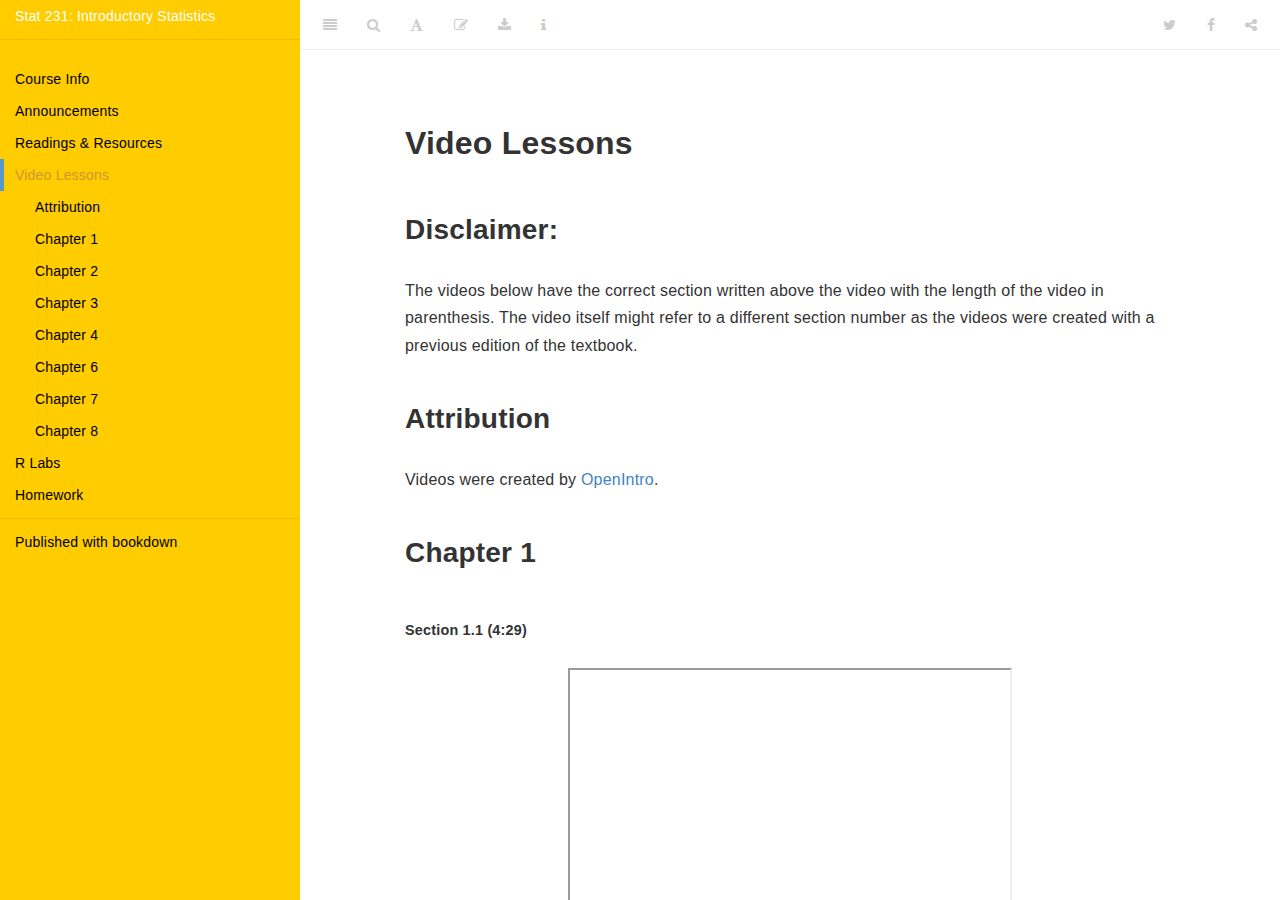
<file: docs/vids.html>
<!DOCTYPE html>
<html lang="" xml:lang="">
<head>

  <meta charset="utf-8" />
  <meta http-equiv="X-UA-Compatible" content="IE=edge" />
  <title>Video Lessons | Stat 231: Introductory Statistics</title>
  <meta name="description" content="This is a test for a course shell based on a minimal example of using the bookdown package to write a book. The output format is bookdown::gitbook." />
  <meta name="generator" content="bookdown 0.21 and GitBook 2.6.7" />

  <meta property="og:title" content="Video Lessons | Stat 231: Introductory Statistics" />
  <meta property="og:type" content="book" />
  
  
  <meta property="og:description" content="This is a test for a course shell based on a minimal example of using the bookdown package to write a book. The output format is bookdown::gitbook." />
  <meta name="github-repo" content="npaterno/bookdown-demo" />

  <meta name="twitter:card" content="summary" />
  <meta name="twitter:title" content="Video Lessons | Stat 231: Introductory Statistics" />
  
  <meta name="twitter:description" content="This is a test for a course shell based on a minimal example of using the bookdown package to write a book. The output format is bookdown::gitbook." />
  

<meta name="author" content="N. Paterno" />


<meta name="date" content="2020-12-29" />

  <meta name="viewport" content="width=device-width, initial-scale=1" />
  <meta name="apple-mobile-web-app-capable" content="yes" />
  <meta name="apple-mobile-web-app-status-bar-style" content="black" />
  
  
<link rel="prev" href="rr.html"/>
<link rel="next" href="r-labs.html"/>
<script src="libs/header-attrs-2.5/header-attrs.js"></script>
<script src="libs/jquery-2.2.3/jquery.min.js"></script>
<link href="libs/gitbook-2.6.7/css/style.css" rel="stylesheet" />
<link href="libs/gitbook-2.6.7/css/plugin-table.css" rel="stylesheet" />
<link href="libs/gitbook-2.6.7/css/plugin-bookdown.css" rel="stylesheet" />
<link href="libs/gitbook-2.6.7/css/plugin-highlight.css" rel="stylesheet" />
<link href="libs/gitbook-2.6.7/css/plugin-search.css" rel="stylesheet" />
<link href="libs/gitbook-2.6.7/css/plugin-fontsettings.css" rel="stylesheet" />
<link href="libs/gitbook-2.6.7/css/plugin-clipboard.css" rel="stylesheet" />









<script src="libs/accessible-code-block-0.0.1/empty-anchor.js"></script>
<link href="libs/anchor-sections-1.0/anchor-sections.css" rel="stylesheet" />
<script src="libs/anchor-sections-1.0/anchor-sections.js"></script>



<link rel="stylesheet" href="style.css" type="text/css" />
</head>

<body>



  <div class="book without-animation with-summary font-size-2 font-family-1" data-basepath=".">

    <div class="book-summary">
      <nav role="navigation">

<ul class="summary">
<li><a href="./">Stat 231: Introductory Statistics</a></li>

<li class="divider"></li>
<li><a href="index.html#section"></a></li>
<li class="chapter" data-level="" data-path="info.html"><a href="info.html"><i class="fa fa-check"></i>Course Info</a>
<ul>
<li class="chapter" data-level="" data-path="info.html"><a href="info.html#office-hours"><i class="fa fa-check"></i>Office Hours</a></li>
<li class="chapter" data-level="" data-path="info.html"><a href="info.html#class-schedule"><i class="fa fa-check"></i>Class Schedule</a></li>
<li class="chapter" data-level="" data-path="info.html"><a href="info.html#class-materials"><i class="fa fa-check"></i>Class Materials</a></li>
<li class="chapter" data-level="" data-path="info.html"><a href="info.html#graded-items-and-grading-guidelines"><i class="fa fa-check"></i>Graded Items and Grading Guidelines</a>
<ul>
<li class="chapter" data-level="" data-path="info.html"><a href="info.html#weights-of-grades"><i class="fa fa-check"></i>Weights of Grades:</a></li>
<li class="chapter" data-level="" data-path="info.html"><a href="info.html#important-dates"><i class="fa fa-check"></i>Important Dates</a></li>
</ul></li>
</ul></li>
<li class="chapter" data-level="" data-path="announcements.html"><a href="announcements.html"><i class="fa fa-check"></i>Announcements</a>
<ul>
<li class="chapter" data-level="" data-path="announcements.html"><a href="announcements.html#module-one"><i class="fa fa-check"></i>Module One</a></li>
</ul></li>
<li class="chapter" data-level="" data-path="rr.html"><a href="rr.html"><i class="fa fa-check"></i>Readings &amp; Resources</a>
<ul>
<li class="chapter" data-level="" data-path="rr.html"><a href="rr.html#textbook"><i class="fa fa-check"></i>Textbook</a></li>
<li class="chapter" data-level="" data-path="rr.html"><a href="rr.html#resources"><i class="fa fa-check"></i>Resources:</a></li>
</ul></li>
<li class="chapter" data-level="" data-path="vids.html"><a href="vids.html"><i class="fa fa-check"></i>Video Lessons</a>
<ul>
<li class="chapter" data-level="" data-path="vids.html"><a href="vids.html#attribution"><i class="fa fa-check"></i>Attribution</a></li>
<li class="chapter" data-level="" data-path="vids.html"><a href="vids.html#chapter-1"><i class="fa fa-check"></i>Chapter 1</a></li>
<li class="chapter" data-level="" data-path="vids.html"><a href="vids.html#chapter-2"><i class="fa fa-check"></i>Chapter 2</a></li>
<li class="chapter" data-level="" data-path="vids.html"><a href="vids.html#chapter-3"><i class="fa fa-check"></i>Chapter 3</a></li>
<li class="chapter" data-level="" data-path="vids.html"><a href="vids.html#chapter-4"><i class="fa fa-check"></i>Chapter 4</a></li>
<li class="chapter" data-level="" data-path="vids.html"><a href="vids.html#chapter-6"><i class="fa fa-check"></i>Chapter 6</a></li>
<li class="chapter" data-level="" data-path="vids.html"><a href="vids.html#chapter-7"><i class="fa fa-check"></i>Chapter 7</a></li>
<li class="chapter" data-level="" data-path="vids.html"><a href="vids.html#chapter-8"><i class="fa fa-check"></i>Chapter 8</a></li>
</ul></li>
<li class="chapter" data-level="" data-path="r-labs.html"><a href="r-labs.html"><i class="fa fa-check"></i>R Labs</a>
<ul>
<li class="chapter" data-level="" data-path="r-labs.html"><a href="r-labs.html#week-one-getting-started-with-r"><i class="fa fa-check"></i>Week One: Getting Started with R</a></li>
</ul></li>
<li class="chapter" data-level="" data-path="hw.html"><a href="hw.html"><i class="fa fa-check"></i>Homework</a>
<ul>
<li class="chapter" data-level="" data-path="hw.html"><a href="hw.html#chapter-1-1"><i class="fa fa-check"></i>Chapter 1</a></li>
<li class="chapter" data-level="" data-path="hw.html"><a href="hw.html#chapter-2-1"><i class="fa fa-check"></i>Chapter 2</a></li>
<li class="chapter" data-level="" data-path="hw.html"><a href="hw.html#chapter-3-1"><i class="fa fa-check"></i>Chapter 3</a></li>
<li class="chapter" data-level="" data-path="hw.html"><a href="hw.html#chapter-4-1"><i class="fa fa-check"></i>Chapter 4</a></li>
<li class="chapter" data-level="" data-path="hw.html"><a href="hw.html#chapter-6-1"><i class="fa fa-check"></i>Chapter 6</a></li>
<li class="chapter" data-level="" data-path="hw.html"><a href="hw.html#chapter-7-1"><i class="fa fa-check"></i>Chapter 7</a></li>
<li class="chapter" data-level="" data-path="hw.html"><a href="hw.html#chapter-8-1"><i class="fa fa-check"></i>Chapter 8</a></li>
</ul></li>
<li class="divider"></li>
<li><a href="https://github.com/rstudio/bookdown" target="blank">Published with bookdown</a></li>

</ul>

      </nav>
    </div>

    <div class="book-body">
      <div class="body-inner">
        <div class="book-header" role="navigation">
          <h1>
            <i class="fa fa-circle-o-notch fa-spin"></i><a href="./">Stat 231: Introductory Statistics</a>
          </h1>
        </div>

        <div class="page-wrapper" tabindex="-1" role="main">
          <div class="page-inner">

            <section class="normal" id="section-">
<div id="vids" class="section level1">
<h1>Video Lessons</h1>
<h2>
<strong>Disclaimer: </strong>
</h2>
<p>
The videos below have the correct section written above the video with the length of the video in parenthesis. The video itself might refer to a different section number as the videos were created with a previous edition of the textbook.
</p>
<div id="attribution" class="section level2">
<h2>Attribution</h2>
<p>Videos were created by <a href="https://www.openintro.org">OpenIntro</a>.</p>
</div>
<div id="chapter-1" class="section level2">
<h2>Chapter 1</h2>
<h3>
<strong style="font-size: 14.4px;">Section 1.1 (4:29)</strong>
</h3>
<div style="text-align: center;">
<iframe src="https://www.youtube.com/embed/nEHFF1ADpWE" width="444" height="250">
</iframe>
</div>
<h3>
<br /><br /><strong style="font-size: 14.4px;">Section 1.2 (4:14)</strong>
</h3>
<div style="text-align: center;">
<iframe src="https://www.youtube.com/embed/Mjif8PTgzUs" width="444" height="250">
</iframe>
</div>
<h3>
<br /><br /><strong style="font-size: 14.4px;">Section 1.3 (3:10)</strong>
</h3>
<div style="text-align: center;">
<iframe src="https://www.youtube.com/embed/2N_bkiyTiXU" width="444" height="250">
</iframe>
</div>
<div style="text-align: center;">
 
</div>
<div style="text-align: center;">
 
</div>
<h3 style="text-align: left;">
<strong style="font-size: 14.4px;">Section 1.3 (3:37)</strong>
</h3>
<p style="text-align: center;">
<iframe src="https://www.youtube.com/embed/n1xSeGPGQEg" width="444" height="250" allowfullscreen="allowfullscreen" frameborder="0">
</iframe>
</p>
<h3 style="text-align: left;">
<strong style="font-size: 14.4px;">Section 1.4 (3:10)</strong>
</h3>
<p style="text-align: center;">
<br /><iframe src="https://www.youtube.com/embed/g7JGe_ykB3I" width="444" height="250"></iframe><br /><br />
</p>
</div>
<div id="chapter-2" class="section level2">
<h2>Chapter 2</h2>
<h3 style="text-align: left;">
<strong style="font-size: 14.4px;">Section 2.1 (3:11)</strong>
</h3>
<p style="text-align: center;">
<br /><iframe src="https://www.youtube.com/embed/Xm0PPtci3JE" width="444" height="250"></iframe> <br /><br />
</p>
<h3 style="text-align: left;">
<strong style="font-size: 14.4px;">Section 2.2 (4:59)</strong>
</h3>
<p style="text-align: center;">
<br /><iframe src="https://www.youtube.com/embed/7NhNeADL8fA" width="444" height="250"></iframe>
</p>
</div>
<div id="chapter-3" class="section level2">
<h2>Chapter 3</h2>
<h3>
<strong style="font-size: 14.4px;">Chapter 3 Overview (7:19)<br /><br /><iframe src="https://www.youtube.com/embed/vBX-KulgJ1o" width="444" height="250"></iframe></strong>
</h3>
<h3>
<strong style="font-size: 14.4px;">Section 3.1 (19:52)</strong>
</h3>
<h3>
<iframe src="https://www.youtube.com/embed/rG-SLQ2uF8U" width="444" height="250">
</iframe>
</h3>
<h3>
<strong style="font-size: 14.4px;">Section 3.1 (8:24)</strong>
</h3>
<h3>
<iframe src="https://www.youtube.com/embed/HxEz4ZHUY5Y" width="444" height="250" frameborder="0">
</iframe>
</h3>
</div>
<div id="chapter-4" class="section level2">
<h2>Chapter 4</h2>
<h3>
<strong style="font-size: 14.4px;">Section 4.1 (20:17)</strong>
</h3>
<h3>
<iframe src="https://www.youtube.com/embed/S_p5D-YXLS4" width="444" height="250" data-mce-fragment="1">
</iframe>
</h3>
<h3>
<strong style="font-size: 14.4px;">Section 4.3 (8:46)</strong>
</h3>
<p>
<iframe src="https://www.youtube.com/embed/tKmyzhvgudw" width="444" height="250" frameborder="0" data-mce-fragment="1">
</iframe>
</p>
</div>
<div id="chapter-6" class="section level2">
<h2>Chapter 6</h2>
<h3>
<strong style="font-size: 14.4px;">Sections 6.1 and 6.2 (16:16)</strong>
</h3>
<div style="text-align: center;">
<iframe src="https://www.youtube.com/embed/_iFAZgpWsx0" width="444" height="250" allowfullscreen="allowfullscreen" frameborder="0">
</iframe>
</div>
<h3>
<strong style="font-size: 14.4px;">Section 6.3 (14:46)</strong>
</h3>
<div style="text-align: center;">
<iframe src="https://www.youtube.com/embed/Uk36WGxujkc" width="444" height="250" frameborder="0">
</iframe>
</div>
</div>
<div id="chapter-7" class="section level2">
<h2>Chapter 7</h2>
<h3 style="text-align: left;">
<strong style="font-size: 14.4px;">Section 7.1 (7:21)</strong>
</h3>
<div style="text-align: center;">
<iframe src="https://www.youtube.com/embed/uVEj2uBJfq0" width="444" height="250" frameborder="0">
</iframe>
</div>
<p>
 
</p>
<h3 style="text-align: left;">
<strong style="font-size: 14.4px;">Section 7.1 (9:45)</strong>
</h3>
<div style="text-align: center;">
<iframe src="https://www.youtube.com/embed/RYVIGj1l4xs" width="444" height="250" frameborder="0">
</iframe>
</div>
<p>
 
</p>
<h3 style="text-align: left;">
<strong style="font-size: 14.4px;">Section 7.2 (9:03)</strong>
</h3>
<div style="text-align: center;">
<iframe src="https://www.youtube.com/embed/K0QZ9_4w0HU" width="444" height="250" frameborder="0">
</iframe>
</div>
<div style="text-align: center;">
 
</div>
<div style="text-align: center;">
<h3 style="text-align: left;">
<strong style="font-size: 14.4px;">Section 7.3 (8:57)</strong>
</h3>
<div style="text-align: center;">
<iframe src="https://www.youtube.com/embed/emZ24asR2F4" width="444" height="250" frameborder="0">
</iframe>
</div>
</div>
</div>
<h3>
<strong style="font-size: 14.4px;">Section 7.5 Part I (9:34)</strong>
</h3>
<div style="text-align: center;">
<iframe src="https://www.youtube.com/embed/W36DMVJ4Ibo" width="444" height="250" frameborder="0">
</iframe>
</div>
<p>
 
</p>
<h3>
<strong style="font-size: 14.4px;">Section 7.5 Part II (2:58):</strong>
</h3>
<div style="text-align: center;">
<iframe src="https://www.youtube.com/embed/HGFiWMA5OC8" width="444" height="250" frameborder="0">
</iframe>
</div>
<p>
 
</p>
<p>
<strong style="font-size: 14.4px;">Section 7.5 Part III (6:49):</strong>
</p>
<div style="text-align: center;">
<iframe src="https://www.youtube.com/embed/THG0P3YNbdI" width="444" height="250" frameborder="0">
</iframe>
</div>
</div>
<div id="chapter-8" class="section level2">
<h2>Chapter 8</h2>
<h3>
<strong style="font-size: 14.4px;">Section 8.1 (4:05)</strong>
</h3>
<p>
<iframe src="https://www.youtube.com/embed/mPvtZhdPBhQ" width="444" height="250">
</iframe>
</p>
<p>
 
</p>
<h3>
<strong style="font-size: 14.4px;">Section 8.2 (6:48)</strong>
</h3>
<p>
<iframe src="https://www.youtube.com/embed/z8DmwG2G4Qc" width="444" height="250">
</iframe>
</p>
<h3>
<strong style="font-size: 14.4px;">Section 8.3 (2:52)</strong>
</h3>
<p>
<iframe src="https://www.youtube.com/embed/jZEKAlo1E54" width="560" height="315" allowfullscreen="allowfullscreen" frameborder="0">
</iframe>
</p>
<h3>
<strong style="font-size: 14.4px;">Section 8.4 (4:20)</strong>
</h3>
<p>
<iframe src="https://www.youtube.com/embed/depiT-hTaGA" width="560" height="315" allowfullscreen="allowfullscreen" frameborder="0">
</iframe>
</p>

</div>
</div>
            </section>

          </div>
        </div>
      </div>
<a href="rr.html" class="navigation navigation-prev " aria-label="Previous page"><i class="fa fa-angle-left"></i></a>
<a href="r-labs.html" class="navigation navigation-next " aria-label="Next page"><i class="fa fa-angle-right"></i></a>
    </div>
  </div>
<script src="libs/gitbook-2.6.7/js/app.min.js"></script>
<script src="libs/gitbook-2.6.7/js/lunr.js"></script>
<script src="libs/gitbook-2.6.7/js/clipboard.min.js"></script>
<script src="libs/gitbook-2.6.7/js/plugin-search.js"></script>
<script src="libs/gitbook-2.6.7/js/plugin-sharing.js"></script>
<script src="libs/gitbook-2.6.7/js/plugin-fontsettings.js"></script>
<script src="libs/gitbook-2.6.7/js/plugin-bookdown.js"></script>
<script src="libs/gitbook-2.6.7/js/jquery.highlight.js"></script>
<script src="libs/gitbook-2.6.7/js/plugin-clipboard.js"></script>
<script>
gitbook.require(["gitbook"], function(gitbook) {
gitbook.start({
"sharing": {
"github": false,
"facebook": true,
"twitter": true,
"linkedin": false,
"weibo": false,
"instapaper": false,
"vk": false,
"all": ["facebook", "twitter", "linkedin", "weibo", "instapaper"]
},
"fontsettings": {
"theme": "white",
"family": "sans",
"size": 2
},
"edit": {
"link": "https://github.com/rstudio/bookdown-demo/edit/master/04-video_lessons.Rmd",
"text": "Edit"
},
"history": {
"link": null,
"text": null
},
"view": {
"link": null,
"text": null
},
"download": ["bookdown-demo.pdf", "bookdown-demo.epub"],
"toc": {
"collapse": "section"
}
});
});
</script>

<!-- dynamically load mathjax for compatibility with self-contained -->
<script>
  (function () {
    var script = document.createElement("script");
    script.type = "text/javascript";
    var src = "true";
    if (src === "" || src === "true") src = "https://mathjax.rstudio.com/latest/MathJax.js?config=TeX-MML-AM_CHTML";
    if (location.protocol !== "file:")
      if (/^https?:/.test(src))
        src = src.replace(/^https?:/, '');
    script.src = src;
    document.getElementsByTagName("head")[0].appendChild(script);
  })();
</script>
</body>

</html>
</file>
<file: docs/libs/gitbook-2.6.7/css/plugin-table.css>
.book .book-body .page-wrapper .page-inner section.normal table{display:table;width:100%;border-collapse:collapse;border-spacing:0;overflow:auto}.book .book-body .page-wrapper .page-inner section.normal table td,.book .book-body .page-wrapper .page-inner section.normal table th{padding:6px 13px;border:1px solid #ddd}.book .book-body .page-wrapper .page-inner section.normal table tr{background-color:#fff;border-top:1px solid #ccc}.book .book-body .page-wrapper .page-inner section.normal table tr:nth-child(2n){background-color:#f8f8f8}.book .book-body .page-wrapper .page-inner section.normal table th{font-weight:700}
</file>
<file: docs/libs/gitbook-2.6.7/css/plugin-bookdown.css>
.book .book-header h1 {
  padding-left: 20px;
  padding-right: 20px;
}
.book .book-header.fixed {
  position: fixed;
  right: 0;
  top: 0;
  left: 0;
  border-bottom: 1px solid rgba(0,0,0,.07);
}
span.search-highlight {
  background-color: #ffff88;
}
@media (min-width: 600px) {
  .book.with-summary .book-header.fixed {
    left: 300px;
  }
}
@media (max-width: 1240px) {
  .book .book-body.fixed {
    top: 50px;
  }
  .book .book-body.fixed .body-inner {
    top: auto;
  }
}
@media (max-width: 600px) {
  .book.with-summary .book-header.fixed {
    left: calc(100% - 60px);
    min-width: 300px;
  }
  .book.with-summary .book-body {
    transform: none;
    left: calc(100% - 60px);
    min-width: 300px;
  }
  .book .book-body.fixed {
    top: 0;
  }
}

.book .book-body.fixed .body-inner {
  top: 50px;
}
.book .book-body .page-wrapper .page-inner section.normal sub, .book .book-body .page-wrapper .page-inner section.normal sup {
  font-size: 85%;
}

@media print {
  .book .book-summary, .book .book-body .book-header, .fa {
    display: none !important;
  }
  .book .book-body.fixed {
    left: 0px;
  }
  .book .book-body,.book .book-body .body-inner, .book.with-summary {
    overflow: visible !important;
  }
}
.kable_wrapper {
  border-spacing: 20px 0;
  border-collapse: separate;
  border: none;
  margin: auto;
}
.kable_wrapper > tbody > tr > td {
  vertical-align: top;
}
.book .book-body .page-wrapper .page-inner section.normal table tr.header {
  border-top-width: 2px;
}
.book .book-body .page-wrapper .page-inner section.normal table tr:last-child td {
  border-bottom-width: 2px;
}
.book .book-body .page-wrapper .page-inner section.normal table td, .book .book-body .page-wrapper .page-inner section.normal table th {
  border-left: none;
  border-right: none;
}
.book .book-body .page-wrapper .page-inner section.normal table.kable_wrapper > tbody > tr, .book .book-body .page-wrapper .page-inner section.normal table.kable_wrapper > tbody > tr > td {
  border-top: none;
}
.book .book-body .page-wrapper .page-inner section.normal table.kable_wrapper > tbody > tr:last-child > td {
    border-bottom: none;
}

div.theorem, div.lemma, div.corollary, div.proposition, div.conjecture {
  font-style: italic;
}
span.theorem, span.lemma, span.corollary, span.proposition, span.conjecture {
  font-style: normal;
}
div.proof>*:last-child:after {
  content: "\25a2";
  float: right;
}
.header-section-number {
  padding-right: .5em;
}
</file>
<file: docs/libs/gitbook-2.6.7/css/plugin-highlight.css>
.book .book-body .page-wrapper .page-inner section.normal pre,
.book .book-body .page-wrapper .page-inner section.normal code {
  /* http://jmblog.github.com/color-themes-for-google-code-highlightjs */
  /* Tomorrow Comment */
  /* Tomorrow Red */
  /* Tomorrow Orange */
  /* Tomorrow Yellow */
  /* Tomorrow Green */
  /* Tomorrow Aqua */
  /* Tomorrow Blue */
  /* Tomorrow Purple */
}
.book .book-body .page-wrapper .page-inner section.normal pre .hljs-comment,
.book .book-body .page-wrapper .page-inner section.normal code .hljs-comment,
.book .book-body .page-wrapper .page-inner section.normal pre .hljs-title,
.book .book-body .page-wrapper .page-inner section.normal code .hljs-title {
  color: #8e908c;
}
.book .book-body .page-wrapper .page-inner section.normal pre .hljs-variable,
.book .book-body .page-wrapper .page-inner section.normal code .hljs-variable,
.book .book-body .page-wrapper .page-inner section.normal pre .hljs-attribute,
.book .book-body .page-wrapper .page-inner section.normal code .hljs-attribute,
.book .book-body .page-wrapper .page-inner section.normal pre .hljs-tag,
.book .book-body .page-wrapper .page-inner section.normal code .hljs-tag,
.book .book-body .page-wrapper .page-inner section.normal pre .hljs-regexp,
.book .book-body .page-wrapper .page-inner section.normal code .hljs-regexp,
.book .book-body .page-wrapper .page-inner section.normal pre .ruby .hljs-constant,
.book .book-body .page-wrapper .page-inner section.normal code .ruby .hljs-constant,
.book .book-body .page-wrapper .page-inner section.normal pre .xml .hljs-tag .hljs-title,
.book .book-body .page-wrapper .page-inner section.normal code .xml .hljs-tag .hljs-title,
.book .book-body .page-wrapper .page-inner section.normal pre .xml .hljs-pi,
.book .book-body .page-wrapper .page-inner section.normal code .xml .hljs-pi,
.book .book-body .page-wrapper .page-inner section.normal pre .xml .hljs-doctype,
.book .book-body .page-wrapper .page-inner section.normal code .xml .hljs-doctype,
.book .book-body .page-wrapper .page-inner section.normal pre .html .hljs-doctype,
.book .book-body .page-wrapper .page-inner section.normal code .html .hljs-doctype,
.book .book-body .page-wrapper .page-inner section.normal pre .css .hljs-id,
.book .book-body .page-wrapper .page-inner section.normal code .css .hljs-id,
.book .book-body .page-wrapper .page-inner section.normal pre .css .hljs-class,
.book .book-body .page-wrapper .page-inner section.normal code .css .hljs-class,
.book .book-body .page-wrapper .page-inner section.normal pre .css .hljs-pseudo,
.book .book-body .page-wrapper .page-inner section.normal code .css .hljs-pseudo {
  color: #c82829;
}
.book .book-body .page-wrapper .page-inner section.normal pre .hljs-number,
.book .book-body .page-wrapper .page-inner section.normal code .hljs-number,
.book .book-body .page-wrapper .page-inner section.normal pre .hljs-preprocessor,
.book .book-body .page-wrapper .page-inner section.normal code .hljs-preprocessor,
.book .book-body .page-wrapper .page-inner section.normal pre .hljs-pragma,
.book .book-body .page-wrapper .page-inner section.normal code .hljs-pragma,
.book .book-body .page-wrapper .page-inner section.normal pre .hljs-built_in,
.book .book-body .page-wrapper .page-inner section.normal code .hljs-built_in,
.book .book-body .page-wrapper .page-inner section.normal pre .hljs-literal,
.book .book-body .page-wrapper .page-inner section.normal code .hljs-literal,
.book .book-body .page-wrapper .page-inner section.normal pre .hljs-params,
.book .book-body .page-wrapper .page-inner section.normal code .hljs-params,
.book .book-body .page-wrapper .page-inner section.normal pre .hljs-constant,
.book .book-body .page-wrapper .page-inner section.normal code .hljs-constant {
  color: #f5871f;
}
.book .book-body .page-wrapper .page-inner section.normal pre .ruby .hljs-class .hljs-title,
.book .book-body .page-wrapper .page-inner section.normal code .ruby .hljs-class .hljs-title,
.book .book-body .page-wrapper .page-inner section.normal pre .css .hljs-rules .hljs-attribute,
.book .book-body .page-wrapper .page-inner section.normal code .css .hljs-rules .hljs-attribute {
  color: #eab700;
}
.book .book-body .page-wrapper .page-inner section.normal pre .hljs-string,
.book .book-body .page-wrapper .page-inner section.normal code .hljs-string,
.book .book-body .page-wrapper .page-inner section.normal pre .hljs-value,
.book .book-body .page-wrapper .page-inner section.normal code .hljs-value,
.book .book-body .page-wrapper .page-inner section.normal pre .hljs-inheritance,
.book .book-body .page-wrapper .page-inner section.normal code .hljs-inheritance,
.book .book-body .page-wrapper .page-inner section.normal pre .hljs-header,
.book .book-body .page-wrapper .page-inner section.normal code .hljs-header,
.book .book-body .page-wrapper .page-inner section.normal pre .ruby .hljs-symbol,
.book .book-body .page-wrapper .page-inner section.normal code .ruby .hljs-symbol,
.book .book-body .page-wrapper .page-inner section.normal pre .xml .hljs-cdata,
.book .book-body .page-wrapper .page-inner section.normal code .xml .hljs-cdata {
  color: #718c00;
}
.book .book-body .page-wrapper .page-inner section.normal pre .css .hljs-hexcolor,
.book .book-body .page-wrapper .page-inner section.normal code .css .hljs-hexcolor {
  color: #3e999f;
}
.book .book-body .page-wrapper .page-inner section.normal pre .hljs-function,
.book .book-body .page-wrapper .page-inner section.normal code .hljs-function,
.book .book-body .page-wrapper .page-inner section.normal pre .python .hljs-decorator,
.book .book-body .page-wrapper .page-inner section.normal code .python .hljs-decorator,
.book .book-body .page-wrapper .page-inner section.normal pre .python .hljs-title,
.book .book-body .page-wrapper .page-inner section.normal code .python .hljs-title,
.book .book-body .page-wrapper .page-inner section.normal pre .ruby .hljs-function .hljs-title,
.book .book-body .page-wrapper .page-inner section.normal code .ruby .hljs-function .hljs-title,
.book .book-body .page-wrapper .page-inner section.normal pre .ruby .hljs-title .hljs-keyword,
.book .book-body .page-wrapper .page-inner section.normal code .ruby .hljs-title .hljs-keyword,
.book .book-body .page-wrapper .page-inner section.normal pre .perl .hljs-sub,
.book .book-body .page-wrapper .page-inner section.normal code .perl .hljs-sub,
.book .book-body .page-wrapper .page-inner section.normal pre .javascript .hljs-title,
.book .book-body .page-wrapper .page-inner section.normal code .javascript .hljs-title,
.book .book-body .page-wrapper .page-inner section.normal pre .coffeescript .hljs-title,
.book .book-body .page-wrapper .page-inner section.normal code .coffeescript .hljs-title {
  color: #4271ae;
}
.book .book-body .page-wrapper .page-inner section.normal pre .hljs-keyword,
.book .book-body .page-wrapper .page-inner section.normal code .hljs-keyword,
.book .book-body .page-wrapper .page-inner section.normal pre .javascript .hljs-function,
.book .book-body .page-wrapper .page-inner section.normal code .javascript .hljs-function {
  color: #8959a8;
}
.book .book-body .page-wrapper .page-inner section.normal pre .hljs,
.book .book-body .page-wrapper .page-inner section.normal code .hljs {
  display: block;
  background: white;
  color: #4d4d4c;
  padding: 0.5em;
}
.book .book-body .page-wrapper .page-inner section.normal pre .coffeescript .javascript,
.book .book-body .page-wrapper .page-inner section.normal code .coffeescript .javascript,
.book .book-body .page-wrapper .page-inner section.normal pre .javascript .xml,
.book .book-body .page-wrapper .page-inner section.normal code .javascript .xml,
.book .book-body .page-wrapper .page-inner section.normal pre .tex .hljs-formula,
.book .book-body .page-wrapper .page-inner section.normal code .tex .hljs-formula,
.book .book-body .page-wrapper .page-inner section.normal pre .xml .javascript,
.book .book-body .page-wrapper .page-inner section.normal code .xml .javascript,
.book .book-body .page-wrapper .page-inner section.normal pre .xml .vbscript,
.book .book-body .page-wrapper .page-inner section.normal code .xml .vbscript,
.book .book-body .page-wrapper .page-inner section.normal pre .xml .css,
.book .book-body .page-wrapper .page-inner section.normal code .xml .css,
.book .book-body .page-wrapper .page-inner section.normal pre .xml .hljs-cdata,
.book .book-body .page-wrapper .page-inner section.normal code .xml .hljs-cdata {
  opacity: 0.5;
}
.book.color-theme-1 .book-body .page-wrapper .page-inner section.normal pre,
.book.color-theme-1 .book-body .page-wrapper .page-inner section.normal code {
  /*

Orginal Style from ethanschoonover.com/solarized (c) Jeremy Hull <sourdrums@gmail.com>

*/
  /* Solarized Green */
  /* Solarized Cyan */
  /* Solarized Blue */
  /* Solarized Yellow */
  /* Solarized Orange */
  /* Solarized Red */
  /* Solarized Violet */
}
.book.color-theme-1 .book-body .page-wrapper .page-inner section.normal pre .hljs,
.book.color-theme-1 .book-body .page-wrapper .page-inner section.normal code .hljs {
  display: block;
  padding: 0.5em;
  background: #fdf6e3;
  color: #657b83;
}
.book.color-theme-1 .book-body .page-wrapper .page-inner section.normal pre .hljs-comment,
.book.color-theme-1 .book-body .page-wrapper .page-inner section.normal code .hljs-comment,
.book.color-theme-1 .book-body .page-wrapper .page-inner section.normal pre .hljs-template_comment,
.book.color-theme-1 .book-body .page-wrapper .page-inner section.normal code .hljs-template_comment,
.book.color-theme-1 .book-body .page-wrapper .page-inner section.normal pre .diff .hljs-header,
.book.color-theme-1 .book-body .page-wrapper .page-inner section.normal code .diff .hljs-header,
.book.color-theme-1 .book-body .page-wrapper .page-inner section.normal pre .hljs-doctype,
.book.color-theme-1 .book-body .page-wrapper .page-inner section.normal code .hljs-doctype,
.book.color-theme-1 .book-body .page-wrapper .page-inner section.normal pre .hljs-pi,
.book.color-theme-1 .book-body .page-wrapper .page-inner section.normal code .hljs-pi,
.book.color-theme-1 .book-body .page-wrapper .page-inner section.normal pre .lisp .hljs-string,
.book.color-theme-1 .book-body .page-wrapper .page-inner section.normal code .lisp .hljs-string,
.book.color-theme-1 .book-body .page-wrapper .page-inner section.normal pre .hljs-javadoc,
.book.color-theme-1 .book-body .page-wrapper .page-inner section.normal code .hljs-javadoc {
  color: #93a1a1;
}
.book.color-theme-1 .book-body .page-wrapper .page-inner section.normal pre .hljs-keyword,
.book.color-theme-1 .book-body .page-wrapper .page-inner section.normal code .hljs-keyword,
.book.color-theme-1 .book-body .page-wrapper .page-inner section.normal pre .hljs-winutils,
.book.color-theme-1 .book-body .page-wrapper .page-inner section.normal code .hljs-winutils,
.book.color-theme-1 .book-body .page-wrapper .page-inner section.normal pre .method,
.book.color-theme-1 .book-body .page-wrapper .page-inner section.normal code .method,
.book.color-theme-1 .book-body .page-wrapper .page-inner section.normal pre .hljs-addition,
.book.color-theme-1 .book-body .page-wrapper .page-inner section.normal code .hljs-addition,
.book.color-theme-1 .book-body .page-wrapper .page-inner section.normal pre .css .hljs-tag,
.book.color-theme-1 .book-body .page-wrapper .page-inner section.normal code .css .hljs-tag,
.book.color-theme-1 .book-body .page-wrapper .page-inner section.normal pre .hljs-request,
.book.color-theme-1 .book-body .page-wrapper .page-inner section.normal code .hljs-request,
.book.color-theme-1 .book-body .page-wrapper .page-inner section.normal pre .hljs-status,
.book.color-theme-1 .book-body .page-wrapper .page-inner section.normal code .hljs-status,
.book.color-theme-1 .book-body .page-wrapper .page-inner section.normal pre .nginx .hljs-title,
.book.color-theme-1 .book-body .page-wrapper .page-inner section.normal code .nginx .hljs-title {
  color: #859900;
}
.book.color-theme-1 .book-body .page-wrapper .page-inner section.normal pre .hljs-number,
.book.color-theme-1 .book-body .page-wrapper .page-inner section.normal code .hljs-number,
.book.color-theme-1 .book-body .page-wrapper .page-inner section.normal pre .hljs-command,
.book.color-theme-1 .book-body .page-wrapper .page-inner section.normal code .hljs-command,
.book.color-theme-1 .book-body .page-wrapper .page-inner section.normal pre .hljs-string,
.book.color-theme-1 .book-body .page-wrapper .page-inner section.normal code .hljs-string,
.book.color-theme-1 .book-body .page-wrapper .page-inner section.normal pre .hljs-tag .hljs-value,
.book.color-theme-1 .book-body .page-wrapper .page-inner section.normal code .hljs-tag .hljs-value,
.book.color-theme-1 .book-body .page-wrapper .page-inner section.normal pre .hljs-rules .hljs-value,
.book.color-theme-1 .book-body .page-wrapper .page-inner section.normal code .hljs-rules .hljs-value,
.book.color-theme-1 .book-body .page-wrapper .page-inner section.normal pre .hljs-phpdoc,
.book.color-theme-1 .book-body .page-wrapper .page-inner section.normal code .hljs-phpdoc,
.book.color-theme-1 .book-body .page-wrapper .page-inner section.normal pre .tex .hljs-formula,
.book.color-theme-1 .book-body .page-wrapper .page-inner section.normal code .tex .hljs-formula,
.book.color-theme-1 .book-body .page-wrapper .page-inner section.normal pre .hljs-regexp,
.book.color-theme-1 .book-body .page-wrapper .page-inner section.normal code .hljs-regexp,
.book.color-theme-1 .book-body .page-wrapper .page-inner section.normal pre .hljs-hexcolor,
.book.color-theme-1 .book-body .page-wrapper .page-inner section.normal code .hljs-hexcolor,
.book.color-theme-1 .book-body .page-wrapper .page-inner section.normal pre .hljs-link_url,
.book.color-theme-1 .book-body .page-wrapper .page-inner section.normal code .hljs-link_url {
  color: #2aa198;
}
.book.color-theme-1 .book-body .page-wrapper .page-inner section.normal pre .hljs-title,
.book.color-theme-1 .book-body .page-wrapper .page-inner section.normal code .hljs-title,
.book.color-theme-1 .book-body .page-wrapper .page-inner section.normal pre .hljs-localvars,
.book.color-theme-1 .book-body .page-wrapper .page-inner section.normal code .hljs-localvars,
.book.color-theme-1 .book-body .page-wrapper .page-inner section.normal pre .hljs-chunk,
.book.color-theme-1 .book-body .page-wrapper .page-inner section.normal code .hljs-chunk,
.book.color-theme-1 .book-body .page-wrapper .page-inner section.normal pre .hljs-decorator,
.book.color-theme-1 .book-body .page-wrapper .page-inner section.normal code .hljs-decorator,
.book.color-theme-1 .book-body .page-wrapper .page-inner section.normal pre .hljs-built_in,
.book.color-theme-1 .book-body .page-wrapper .page-inner section.normal code .hljs-built_in,
.book.color-theme-1 .book-body .page-wrapper .page-inner section.normal pre .hljs-identifier,
.book.color-theme-1 .book-body .page-wrapper .page-inner section.normal code .hljs-identifier,
.book.color-theme-1 .book-body .page-wrapper .page-inner section.normal pre .vhdl .hljs-literal,
.book.color-theme-1 .book-body .page-wrapper .page-inner section.normal code .vhdl .hljs-literal,
.book.color-theme-1 .book-body .page-wrapper .page-inner section.normal pre .hljs-id,
.book.color-theme-1 .book-body .page-wrapper .page-inner section.normal code .hljs-id,
.book.color-theme-1 .book-body .page-wrapper .page-inner section.normal pre .css .hljs-function,
.book.color-theme-1 .book-body .page-wrapper .page-inner section.normal code .css .hljs-function {
  color: #268bd2;
}
.book.color-theme-1 .book-body .page-wrapper .page-inner section.normal pre .hljs-attribute,
.book.color-theme-1 .book-body .page-wrapper .page-inner section.normal code .hljs-attribute,
.book.color-theme-1 .book-body .page-wrapper .page-inner section.normal pre .hljs-variable,
.book.color-theme-1 .book-body .page-wrapper .page-inner section.normal code .hljs-variable,
.book.color-theme-1 .book-body .page-wrapper .page-inner section.normal pre .lisp .hljs-body,
.book.color-theme-1 .book-body .page-wrapper .page-inner section.normal code .lisp .hljs-body,
.book.color-theme-1 .book-body .page-wrapper .page-inner section.normal pre .smalltalk .hljs-number,
.book.color-theme-1 .book-body .page-wrapper .page-inner section.normal code .smalltalk .hljs-number,
.book.color-theme-1 .book-body .page-wrapper .page-inner section.normal pre .hljs-constant,
.book.color-theme-1 .book-body .page-wrapper .page-inner section.normal code .hljs-constant,
.book.color-theme-1 .book-body .page-wrapper .page-inner section.normal pre .hljs-class .hljs-title,
.book.color-theme-1 .book-body .page-wrapper .page-inner section.normal code .hljs-class .hljs-title,
.book.color-theme-1 .book-body .page-wrapper .page-inner section.normal pre .hljs-parent,
.book.color-theme-1 .book-body .page-wrapper .page-inner section.normal code .hljs-parent,
.book.color-theme-1 .book-body .page-wrapper .page-inner section.normal pre .haskell .hljs-type,
.book.color-theme-1 .book-body .page-wrapper .page-inner section.normal code .haskell .hljs-type,
.book.color-theme-1 .book-body .page-wrapper .page-inner section.normal pre .hljs-link_reference,
.book.color-theme-1 .book-body .page-wrapper .page-inner section.normal code .hljs-link_reference {
  color: #b58900;
}
.book.color-theme-1 .book-body .page-wrapper .page-inner section.normal pre .hljs-preprocessor,
.book.color-theme-1 .book-body .page-wrapper .page-inner section.normal code .hljs-preprocessor,
.book.color-theme-1 .book-body .page-wrapper .page-inner section.normal pre .hljs-preprocessor .hljs-keyword,
.book.color-theme-1 .book-body .page-wrapper .page-inner section.normal code .hljs-preprocessor .hljs-keyword,
.book.color-theme-1 .book-body .page-wrapper .page-inner section.normal pre .hljs-pragma,
.book.color-theme-1 .book-body .page-wrapper .page-inner section.normal code .hljs-pragma,
.book.color-theme-1 .book-body .page-wrapper .page-inner section.normal pre .hljs-shebang,
.book.color-theme-1 .book-body .page-wrapper .page-inner section.normal code .hljs-shebang,
.book.color-theme-1 .book-body .page-wrapper .page-inner section.normal pre .hljs-symbol,
.book.color-theme-1 .book-body .page-wrapper .page-inner section.normal code .hljs-symbol,
.book.color-theme-1 .book-body .page-wrapper .page-inner section.normal pre .hljs-symbol .hljs-string,
.book.color-theme-1 .book-body .page-wrapper .page-inner section.normal code .hljs-symbol .hljs-string,
.book.color-theme-1 .book-body .page-wrapper .page-inner section.normal pre .diff .hljs-change,
.book.color-theme-1 .book-body .page-wrapper .page-inner section.normal code .diff .hljs-change,
.book.color-theme-1 .book-body .page-wrapper .page-inner section.normal pre .hljs-special,
.book.color-theme-1 .book-body .page-wrapper .page-inner section.normal code .hljs-special,
.book.color-theme-1 .book-body .page-wrapper .page-inner section.normal pre .hljs-attr_selector,
.book.color-theme-1 .book-body .page-wrapper .page-inner section.normal code .hljs-attr_selector,
.book.color-theme-1 .book-body .page-wrapper .page-inner section.normal pre .hljs-subst,
.book.color-theme-1 .book-body .page-wrapper .page-inner section.normal code .hljs-subst,
.book.color-theme-1 .book-body .page-wrapper .page-inner section.normal pre .hljs-cdata,
.book.color-theme-1 .book-body .page-wrapper .page-inner section.normal code .hljs-cdata,
.book.color-theme-1 .book-body .page-wrapper .page-inner section.normal pre .clojure .hljs-title,
.book.color-theme-1 .book-body .page-wrapper .page-inner section.normal code .clojure .hljs-title,
.book.color-theme-1 .book-body .page-wrapper .page-inner section.normal pre .css .hljs-pseudo,
.book.color-theme-1 .book-body .page-wrapper .page-inner section.normal code .css .hljs-pseudo,
.book.color-theme-1 .book-body .page-wrapper .page-inner section.normal pre .hljs-header,
.book.color-theme-1 .book-body .page-wrapper .page-inner section.normal code .hljs-header {
  color: #cb4b16;
}
.book.color-theme-1 .book-body .page-wrapper .page-inner section.normal pre .hljs-deletion,
.book.color-theme-1 .book-body .page-wrapper .page-inner section.normal code .hljs-deletion,
.book.color-theme-1 .book-body .page-wrapper .page-inner section.normal pre .hljs-important,
.book.color-theme-1 .book-body .page-wrapper .page-inner section.normal code .hljs-important {
  color: #dc322f;
}
.book.color-theme-1 .book-body .page-wrapper .page-inner section.normal pre .hljs-link_label,
.book.color-theme-1 .book-body .page-wrapper .page-inner section.normal code .hljs-link_label {
  color: #6c71c4;
}
.book.color-theme-1 .book-body .page-wrapper .page-inner section.normal pre .tex .hljs-formula,
.book.color-theme-1 .book-body .page-wrapper .page-inner section.normal code .tex .hljs-formula {
  background: #eee8d5;
}
.book.color-theme-2 .book-body .page-wrapper .page-inner section.normal pre,
.book.color-theme-2 .book-body .page-wrapper .page-inner section.normal code {
  /* Tomorrow Night Bright Theme */
  /* Original theme - https://github.com/chriskempson/tomorrow-theme */
  /* http://jmblog.github.com/color-themes-for-google-code-highlightjs */
  /* Tomorrow Comment */
  /* Tomorrow Red */
  /* Tomorrow Orange */
  /* Tomorrow Yellow */
  /* Tomorrow Green */
  /* Tomorrow Aqua */
  /* Tomorrow Blue */
  /* Tomorrow Purple */
}
.book.color-theme-2 .book-body .page-wrapper .page-inner section.normal pre .hljs-comment,
.book.color-theme-2 .book-body .page-wrapper .page-inner section.normal code .hljs-comment,
.book.color-theme-2 .book-body .page-wrapper .page-inner section.normal pre .hljs-title,
.book.color-theme-2 .book-body .page-wrapper .page-inner section.normal code .hljs-title {
  color: #969896;
}
.book.color-theme-2 .book-body .page-wrapper .page-inner section.normal pre .hljs-variable,
.book.color-theme-2 .book-body .page-wrapper .page-inner section.normal code .hljs-variable,
.book.color-theme-2 .book-body .page-wrapper .page-inner section.normal pre .hljs-attribute,
.book.color-theme-2 .book-body .page-wrapper .page-inner section.normal code .hljs-attribute,
.book.color-theme-2 .book-body .page-wrapper .page-inner section.normal pre .hljs-tag,
.book.color-theme-2 .book-body .page-wrapper .page-inner section.normal code .hljs-tag,
.book.color-theme-2 .book-body .page-wrapper .page-inner section.normal pre .hljs-regexp,
.book.color-theme-2 .book-body .page-wrapper .page-inner section.normal code .hljs-regexp,
.book.color-theme-2 .book-body .page-wrapper .page-inner section.normal pre .ruby .hljs-constant,
.book.color-theme-2 .book-body .page-wrapper .page-inner section.normal code .ruby .hljs-constant,
.book.color-theme-2 .book-body .page-wrapper .page-inner section.normal pre .xml .hljs-tag .hljs-title,
.book.color-theme-2 .book-body .page-wrapper .page-inner section.normal code .xml .hljs-tag .hljs-title,
.book.color-theme-2 .book-body .page-wrapper .page-inner section.normal pre .xml .hljs-pi,
.book.color-theme-2 .book-body .page-wrapper .page-inner section.normal code .xml .hljs-pi,
.book.color-theme-2 .book-body .page-wrapper .page-inner section.normal pre .xml .hljs-doctype,
.book.color-theme-2 .book-body .page-wrapper .page-inner section.normal code .xml .hljs-doctype,
.book.color-theme-2 .book-body .page-wrapper .page-inner section.normal pre .html .hljs-doctype,
.book.color-theme-2 .book-body .page-wrapper .page-inner section.normal code .html .hljs-doctype,
.book.color-theme-2 .book-body .page-wrapper .page-inner section.normal pre .css .hljs-id,
.book.color-theme-2 .book-body .page-wrapper .page-inner section.normal code .css .hljs-id,
.book.color-theme-2 .book-body .page-wrapper .page-inner section.normal pre .css .hljs-class,
.book.color-theme-2 .book-body .page-wrapper .page-inner section.normal code .css .hljs-class,
.book.color-theme-2 .book-body .page-wrapper .page-inner section.normal pre .css .hljs-pseudo,
.book.color-theme-2 .book-body .page-wrapper .page-inner section.normal code .css .hljs-pseudo {
  color: #d54e53;
}
.book.color-theme-2 .book-body .page-wrapper .page-inner section.normal pre .hljs-number,
.book.color-theme-2 .book-body .page-wrapper .page-inner section.normal code .hljs-number,
.book.color-theme-2 .book-body .page-wrapper .page-inner section.normal pre .hljs-preprocessor,
.book.color-theme-2 .book-body .page-wrapper .page-inner section.normal code .hljs-preprocessor,
.book.color-theme-2 .book-body .page-wrapper .page-inner section.normal pre .hljs-pragma,
.book.color-theme-2 .book-body .page-wrapper .page-inner section.normal code .hljs-pragma,
.book.color-theme-2 .book-body .page-wrapper .page-inner section.normal pre .hljs-built_in,
.book.color-theme-2 .book-body .page-wrapper .page-inner section.normal code .hljs-built_in,
.book.color-theme-2 .book-body .page-wrapper .page-inner section.normal pre .hljs-literal,
.book.color-theme-2 .book-body .page-wrapper .page-inner section.normal code .hljs-literal,
.book.color-theme-2 .book-body .page-wrapper .page-inner section.normal pre .hljs-params,
.book.color-theme-2 .book-body .page-wrapper .page-inner section.normal code .hljs-params,
.book.color-theme-2 .book-body .page-wrapper .page-inner section.normal pre .hljs-constant,
.book.color-theme-2 .book-body .page-wrapper .page-inner section.normal code .hljs-constant {
  color: #e78c45;
}
.book.color-theme-2 .book-body .page-wrapper .page-inner section.normal pre .ruby .hljs-class .hljs-title,
.book.color-theme-2 .book-body .page-wrapper .page-inner section.normal code .ruby .hljs-class .hljs-title,
.book.color-theme-2 .book-body .page-wrapper .page-inner section.normal pre .css .hljs-rules .hljs-attribute,
.book.color-theme-2 .book-body .page-wrapper .page-inner section.normal code .css .hljs-rules .hljs-attribute {
  color: #e7c547;
}
.book.color-theme-2 .book-body .page-wrapper .page-inner section.normal pre .hljs-string,
.book.color-theme-2 .book-body .page-wrapper .page-inner section.normal code .hljs-string,
.book.color-theme-2 .book-body .page-wrapper .page-inner section.normal pre .hljs-value,
.book.color-theme-2 .book-body .page-wrapper .page-inner section.normal code .hljs-value,
.book.color-theme-2 .book-body .page-wrapper .page-inner section.normal pre .hljs-inheritance,
.book.color-theme-2 .book-body .page-wrapper .page-inner section.normal code .hljs-inheritance,
.book.color-theme-2 .book-body .page-wrapper .page-inner section.normal pre .hljs-header,
.book.color-theme-2 .book-body .page-wrapper .page-inner section.normal code .hljs-header,
.book.color-theme-2 .book-body .page-wrapper .page-inner section.normal pre .ruby .hljs-symbol,
.book.color-theme-2 .book-body .page-wrapper .page-inner section.normal code .ruby .hljs-symbol,
.book.color-theme-2 .book-body .page-wrapper .page-inner section.normal pre .xml .hljs-cdata,
.book.color-theme-2 .book-body .page-wrapper .page-inner section.normal code .xml .hljs-cdata {
  color: #b9ca4a;
}
.book.color-theme-2 .book-body .page-wrapper .page-inner section.normal pre .css .hljs-hexcolor,
.book.color-theme-2 .book-body .page-wrapper .page-inner section.normal code .css .hljs-hexcolor {
  color: #70c0b1;
}
.book.color-theme-2 .book-body .page-wrapper .page-inner section.normal pre .hljs-function,
.book.color-theme-2 .book-body .page-wrapper .page-inner section.normal code .hljs-function,
.book.color-theme-2 .book-body .page-wrapper .page-inner section.normal pre .python .hljs-decorator,
.book.color-theme-2 .book-body .page-wrapper .page-inner section.normal code .python .hljs-decorator,
.book.color-theme-2 .book-body .page-wrapper .page-inner section.normal pre .python .hljs-title,
.book.color-theme-2 .book-body .page-wrapper .page-inner section.normal code .python .hljs-title,
.book.color-theme-2 .book-body .page-wrapper .page-inner section.normal pre .ruby .hljs-function .hljs-title,
.book.color-theme-2 .book-body .page-wrapper .page-inner section.normal code .ruby .hljs-function .hljs-title,
.book.color-theme-2 .book-body .page-wrapper .page-inner section.normal pre .ruby .hljs-title .hljs-keyword,
.book.color-theme-2 .book-body .page-wrapper .page-inner section.normal code .ruby .hljs-title .hljs-keyword,
.book.color-theme-2 .book-body .page-wrapper .page-inner section.normal pre .perl .hljs-sub,
.book.color-theme-2 .book-body .page-wrapper .page-inner section.normal code .perl .hljs-sub,
.book.color-theme-2 .book-body .page-wrapper .page-inner section.normal pre .javascript .hljs-title,
.book.color-theme-2 .book-body .page-wrapper .page-inner section.normal code .javascript .hljs-title,
.book.color-theme-2 .book-body .page-wrapper .page-inner section.normal pre .coffeescript .hljs-title,
.book.color-theme-2 .book-body .page-wrapper .page-inner section.normal code .coffeescript .hljs-title {
  color: #7aa6da;
}
.book.color-theme-2 .book-body .page-wrapper .page-inner section.normal pre .hljs-keyword,
.book.color-theme-2 .book-body .page-wrapper .page-inner section.normal code .hljs-keyword,
.book.color-theme-2 .book-body .page-wrapper .page-inner section.normal pre .javascript .hljs-function,
.book.color-theme-2 .book-body .page-wrapper .page-inner section.normal code .javascript .hljs-function {
  color: #c397d8;
}
.book.color-theme-2 .book-body .page-wrapper .page-inner section.normal pre .hljs,
.book.color-theme-2 .book-body .page-wrapper .page-inner section.normal code .hljs {
  display: block;
  background: black;
  color: #eaeaea;
  padding: 0.5em;
}
.book.color-theme-2 .book-body .page-wrapper .page-inner section.normal pre .coffeescript .javascript,
.book.color-theme-2 .book-body .page-wrapper .page-inner section.normal code .coffeescript .javascript,
.book.color-theme-2 .book-body .page-wrapper .page-inner section.normal pre .javascript .xml,
.book.color-theme-2 .book-body .page-wrapper .page-inner section.normal code .javascript .xml,
.book.color-theme-2 .book-body .page-wrapper .page-inner section.normal pre .tex .hljs-formula,
.book.color-theme-2 .book-body .page-wrapper .page-inner section.normal code .tex .hljs-formula,
.book.color-theme-2 .book-body .page-wrapper .page-inner section.normal pre .xml .javascript,
.book.color-theme-2 .book-body .page-wrapper .page-inner section.normal code .xml .javascript,
.book.color-theme-2 .book-body .page-wrapper .page-inner section.normal pre .xml .vbscript,
.book.color-theme-2 .book-body .page-wrapper .page-inner section.normal code .xml .vbscript,
.book.color-theme-2 .book-body .page-wrapper .page-inner section.normal pre .xml .css,
.book.color-theme-2 .book-body .page-wrapper .page-inner section.normal code .xml .css,
.book.color-theme-2 .book-body .page-wrapper .page-inner section.normal pre .xml .hljs-cdata,
.book.color-theme-2 .book-body .page-wrapper .page-inner section.normal code .xml .hljs-cdata {
  opacity: 0.5;
}
</file>
<file: docs/libs/gitbook-2.6.7/css/plugin-search.css>
.book .book-summary .book-search {
  padding: 6px;
  background: transparent;
  position: absolute;
  top: -50px;
  left: 0px;
  right: 0px;
  transition: top 0.5s ease;
}
.book .book-summary .book-search input,
.book .book-summary .book-search input:focus,
.book .book-summary .book-search input:hover {
  width: 100%;
  background: transparent;
  border: 1px solid #ccc;
  box-shadow: none;
  outline: none;
  line-height: 22px;
  padding: 7px 4px;
  color: inherit;
  box-sizing: border-box;
}
.book.with-search .book-summary .book-search {
  top: 0px;
}
.book.with-search .book-summary ul.summary {
  top: 50px;
}
.with-search .summary li[data-level] a[href*=".html#"] {
  display: none;
}
</file>
<file: docs/libs/gitbook-2.6.7/css/plugin-fontsettings.css>
/*
 * Theme 1
 */
.color-theme-1 .dropdown-menu {
  background-color: #111111;
  border-color: #7e888b;
}
.color-theme-1 .dropdown-menu .dropdown-caret .caret-inner {
  border-bottom: 9px solid #111111;
}
.color-theme-1 .dropdown-menu .buttons {
  border-color: #7e888b;
}
.color-theme-1 .dropdown-menu .button {
  color: #afa790;
}
.color-theme-1 .dropdown-menu .button:hover {
  color: #73553c;
}
/*
 * Theme 2
 */
.color-theme-2 .dropdown-menu {
  background-color: #2d3143;
  border-color: #272a3a;
}
.color-theme-2 .dropdown-menu .dropdown-caret .caret-inner {
  border-bottom: 9px solid #2d3143;
}
.color-theme-2 .dropdown-menu .buttons {
  border-color: #272a3a;
}
.color-theme-2 .dropdown-menu .button {
  color: #62677f;
}
.color-theme-2 .dropdown-menu .button:hover {
  color: #f4f4f5;
}
.book .book-header .font-settings .font-enlarge {
  line-height: 30px;
  font-size: 1.4em;
}
.book .book-header .font-settings .font-reduce {
  line-height: 30px;
  font-size: 1em;
}
.book.color-theme-1 .book-body {
  color: #704214;
  background: #f3eacb;
}
.book.color-theme-1 .book-body .page-wrapper .page-inner section {
  background: #f3eacb;
}
.book.color-theme-2 .book-body {
  color: #bdcadb;
  background: #1c1f2b;
}
.book.color-theme-2 .book-body .page-wrapper .page-inner section {
  background: #1c1f2b;
}
.book.font-size-0 .book-body .page-inner section {
  font-size: 1.2rem;
}
.book.font-size-1 .book-body .page-inner section {
  font-size: 1.4rem;
}
.book.font-size-2 .book-body .page-inner section {
  font-size: 1.6rem;
}
.book.font-size-3 .book-body .page-inner section {
  font-size: 2.2rem;
}
.book.font-size-4 .book-body .page-inner section {
  font-size: 4rem;
}
.book.font-family-0 {
  font-family: Georgia, serif;
}
.book.font-family-1 {
  font-family: "Helvetica Neue", Helvetica, Arial, sans-serif;
}
.book.color-theme-1 .book-body .page-wrapper .page-inner section.normal {
  color: #704214;
}
.book.color-theme-1 .book-body .page-wrapper .page-inner section.normal a {
  color: inherit;
}
.book.color-theme-1 .book-body .page-wrapper .page-inner section.normal h1,
.book.color-theme-1 .book-body .page-wrapper .page-inner section.normal h2,
.book.color-theme-1 .book-body .page-wrapper .page-inner section.normal h3,
.book.color-theme-1 .book-body .page-wrapper .page-inner section.normal h4,
.book.color-theme-1 .book-body .page-wrapper .page-inner section.normal h5,
.book.color-theme-1 .book-body .page-wrapper .page-inner section.normal h6 {
  color: inherit;
}
.book.color-theme-1 .book-body .page-wrapper .page-inner section.normal h1,
.book.color-theme-1 .book-body .page-wrapper .page-inner section.normal h2 {
  border-color: inherit;
}
.book.color-theme-1 .book-body .page-wrapper .page-inner section.normal h6 {
  color: inherit;
}
.book.color-theme-1 .book-body .page-wrapper .page-inner section.normal hr {
  background-color: inherit;
}
.book.color-theme-1 .book-body .page-wrapper .page-inner section.normal blockquote {
  border-color: #c4b29f;
  opacity: 0.9;
}
.book.color-theme-1 .book-body .page-wrapper .page-inner section.normal pre,
.book.color-theme-1 .book-body .page-wrapper .page-inner section.normal code {
  background: #fdf6e3;
  color: #657b83;
  border-color: #f8df9c;
}
.book.color-theme-1 .book-body .page-wrapper .page-inner section.normal .highlight {
  background-color: inherit;
}
.book.color-theme-1 .book-body .page-wrapper .page-inner section.normal table th,
.book.color-theme-1 .book-body .page-wrapper .page-inner section.normal table td {
  border-color: #f5d06c;
}
.book.color-theme-1 .book-body .page-wrapper .page-inner section.normal table tr {
  color: inherit;
  background-color: #fdf6e3;
  border-color: #444444;
}
.book.color-theme-1 .book-body .page-wrapper .page-inner section.normal table tr:nth-child(2n) {
  background-color: #fbeecb;
}
.book.color-theme-2 .book-body .page-wrapper .page-inner section.normal {
  color: #bdcadb;
}
.book.color-theme-2 .book-body .page-wrapper .page-inner section.normal a {
  color: #3eb1d0;
}
.book.color-theme-2 .book-body .page-wrapper .page-inner section.normal h1,
.book.color-theme-2 .book-body .page-wrapper .page-inner section.normal h2,
.book.color-theme-2 .book-body .page-wrapper .page-inner section.normal h3,
.book.color-theme-2 .book-body .page-wrapper .page-inner section.normal h4,
.book.color-theme-2 .book-body .page-wrapper .page-inner section.normal h5,
.book.color-theme-2 .book-body .page-wrapper .page-inner section.normal h6 {
  color: #fffffa;
}
.book.color-theme-2 .book-body .page-wrapper .page-inner section.normal h1,
.book.color-theme-2 .book-body .page-wrapper .page-inner section.normal h2 {
  border-color: #373b4e;
}
.book.color-theme-2 .book-body .page-wrapper .page-inner section.normal h6 {
  color: #373b4e;
}
.book.color-theme-2 .book-body .page-wrapper .page-inner section.normal hr {
  background-color: #373b4e;
}
.book.color-theme-2 .book-body .page-wrapper .page-inner section.normal blockquote {
  border-color: #373b4e;
}
.book.color-theme-2 .book-body .page-wrapper .page-inner section.normal pre,
.book.color-theme-2 .book-body .page-wrapper .page-inner section.normal code {
  color: #9dbed8;
  background: #2d3143;
  border-color: #2d3143;
}
.book.color-theme-2 .book-body .page-wrapper .page-inner section.normal .highlight {
  background-color: #282a39;
}
.book.color-theme-2 .book-body .page-wrapper .page-inner section.normal table th,
.book.color-theme-2 .book-body .page-wrapper .page-inner section.normal table td {
  border-color: #3b3f54;
}
.book.color-theme-2 .book-body .page-wrapper .page-inner section.normal table tr {
  color: #b6c2d2;
  background-color: #2d3143;
  border-color: #3b3f54;
}
.book.color-theme-2 .book-body .page-wrapper .page-inner section.normal table tr:nth-child(2n) {
  background-color: #35394b;
}
.book.color-theme-1 .book-header {
  color: #afa790;
  background: transparent;
}
.book.color-theme-1 .book-header .btn {
  color: #afa790;
}
.book.color-theme-1 .book-header .btn:hover {
  color: #73553c;
  background: none;
}
.book.color-theme-1 .book-header h1 {
  color: #704214;
}
.book.color-theme-2 .book-header {
  color: #7e888b;
  background: transparent;
}
.book.color-theme-2 .book-header .btn {
  color: #3b3f54;
}
.book.color-theme-2 .book-header .btn:hover {
  color: #fffff5;
  background: none;
}
.book.color-theme-2 .book-header h1 {
  color: #bdcadb;
}
.book.color-theme-1 .book-body .navigation {
  color: #afa790;
}
.book.color-theme-1 .book-body .navigation:hover {
  color: #73553c;
}
.book.color-theme-2 .book-body .navigation {
  color: #383f52;
}
.book.color-theme-2 .book-body .navigation:hover {
  color: #fffff5;
}
/*
 * Theme 1
 */
.book.color-theme-1 .book-summary {
  color: #afa790;
  background: #111111;
  border-right: 1px solid rgba(0, 0, 0, 0.07);
}
.book.color-theme-1 .book-summary .book-search {
  background: transparent;
}
.book.color-theme-1 .book-summary .book-search input,
.book.color-theme-1 .book-summary .book-search input:focus {
  border: 1px solid transparent;
}
.book.color-theme-1 .book-summary ul.summary li.divider {
  background: #7e888b;
  box-shadow: none;
}
.book.color-theme-1 .book-summary ul.summary li i.fa-check {
  color: #33cc33;
}
.book.color-theme-1 .book-summary ul.summary li.done > a {
  color: #877f6a;
}
.book.color-theme-1 .book-summary ul.summary li a,
.book.color-theme-1 .book-summary ul.summary li span {
  color: #877f6a;
  background: transparent;
  font-weight: normal;
}
.book.color-theme-1 .book-summary ul.summary li.active > a,
.book.color-theme-1 .book-summary ul.summary li a:hover {
  color: #704214;
  background: transparent;
  font-weight: normal;
}
/*
 * Theme 2
 */
.book.color-theme-2 .book-summary {
  color: #bcc1d2;
  background: #2d3143;
  border-right: none;
}
.book.color-theme-2 .book-summary .book-search {
  background: transparent;
}
.book.color-theme-2 .book-summary .book-search input,
.book.color-theme-2 .book-summary .book-search input:focus {
  border: 1px solid transparent;
}
.book.color-theme-2 .book-summary ul.summary li.divider {
  background: #272a3a;
  box-shadow: none;
}
.book.color-theme-2 .book-summary ul.summary li i.fa-check {
  color: #33cc33;
}
.book.color-theme-2 .book-summary ul.summary li.done > a {
  color: #62687f;
}
.book.color-theme-2 .book-summary ul.summary li a,
.book.color-theme-2 .book-summary ul.summary li span {
  color: #c1c6d7;
  background: transparent;
  font-weight: 600;
}
.book.color-theme-2 .book-summary ul.summary li.active > a,
.book.color-theme-2 .book-summary ul.summary li a:hover {
  color: #f4f4f5;
  background: #252737;
  font-weight: 600;
}
</file>
<file: docs/libs/gitbook-2.6.7/css/plugin-clipboard.css>
div.sourceCode {
  position: relative;
}

.copy-to-clipboard-button {
  position: absolute;
  right: 0;
  top: 0;
  visibility: hidden;
}

.copy-to-clipboard-button:focus {
  outline: 0;
}

div.sourceCode:hover > .copy-to-clipboard-button {
  visibility: visible;
}
</file>
<file: docs/libs/anchor-sections-1.0/anchor-sections.css>
/* Styles for section anchors */
a.anchor-section {margin-left: 10px; visibility: hidden; color: inherit;}
a.anchor-section::before {content: '#';}
.hasAnchor:hover a.anchor-section {visibility: visible;}
</file>
<file: docs/style.css>
p.caption {
  color: #777;
  margin-top: 10px;
}
p code {
  white-space: inherit;
}
pre {
  word-break: normal;
  word-wrap: normal;
}
pre code {
  white-space: inherit;
}

/*------------ TOC --------------*/
.book .book-summary {
  background: #ffcc00;
  border-right: none;
}

/* all TOC list items, basically */

.book .book-summary ul.summary li a,
.book .book-summary ul.summary li span {
  padding-top: 8px;
  padding-bottom: 8px;
  padding-left: 15px;
  padding-right: 15px;
  color: black;
}

/* hover over a link*/
.summary a:hover {
  color: white !important;
}

/* active links*/
.book .book-summary ul.summary li.active>a {
  color: #cc9933 !important;
  border-left: solid 4px;
  border-color: #5699cc;
  padding-left: 11px !important;
}
</file>
<file: docs/libs/gitbook-2.6.7/css/style.css>
/*! normalize.css v2.1.0 | MIT License | git.io/normalize */img,legend{border:0}*,.fa{-webkit-font-smoothing:antialiased}.fa-ul>li,sub,sup{position:relative}.book .book-body .page-wrapper .page-inner section.normal hr:after,.book-langs-index .inner .languages:after,.buttons:after,.dropdown-menu .buttons:after{clear:both}body,html{-ms-text-size-adjust:100%;-webkit-text-size-adjust:100%}article,aside,details,figcaption,figure,footer,header,hgroup,main,nav,section,summary{display:block}audio,canvas,video{display:inline-block}.hidden,[hidden]{display:none}audio:not([controls]){display:none;height:0}html{font-family:sans-serif}body,figure{margin:0}a:focus{outline:dotted thin}a:active,a:hover{outline:0}h1{font-size:2em;margin:.67em 0}abbr[title]{border-bottom:1px dotted}b,strong{font-weight:700}dfn{font-style:italic}hr{-moz-box-sizing:content-box;box-sizing:content-box;height:0}mark{background:#ff0;color:#000}code,kbd,pre,samp{font-family:monospace,serif;font-size:1em}pre{white-space:pre-wrap}q{quotes:"\201C" "\201D" "\2018" "\2019"}small{font-size:80%}sub,sup{font-size:75%;line-height:0;vertical-align:baseline}sup{top:-.5em}sub{bottom:-.25em}svg:not(:root){overflow:hidden}fieldset{border:1px solid silver;margin:0 2px;padding:.35em .625em .75em}legend{padding:0}button,input,select,textarea{font-family:inherit;font-size:100%;margin:0}button,input{line-height:normal}button,select{text-transform:none}button,html input[type=button],input[type=reset],input[type=submit]{-webkit-appearance:button;cursor:pointer}button[disabled],html input[disabled]{cursor:default}input[type=checkbox],input[type=radio]{box-sizing:border-box;padding:0}input[type=search]{-webkit-appearance:textfield;-moz-box-sizing:content-box;-webkit-box-sizing:content-box;box-sizing:content-box}input[type=search]::-webkit-search-cancel-button{margin-right:10px;}button::-moz-focus-inner,input::-moz-focus-inner{border:0;padding:0}textarea{overflow:auto;vertical-align:top}table{border-collapse:collapse;border-spacing:0}/*!
 * Preboot v2
 *
 * Open sourced under MIT license by @mdo.
 * Some variables and mixins from Bootstrap (Apache 2 license).
 */.link-inherit,.link-inherit:focus,.link-inherit:hover{color:inherit}.fa,.fa-stack{display:inline-block}/*!
 *  Font Awesome 4.1.0 by @davegandy - http://fontawesome.io - @fontawesome
 *  License - http://fontawesome.io/license (Font: SIL OFL 1.1, CSS: MIT License)
 */@font-face{font-family:FontAwesome;src:url(./fontawesome/fontawesome-webfont.ttf?v=4.1.0) format('truetype');font-weight:400;font-style:normal}.fa{font-family:FontAwesome;font-style:normal;font-weight:400;line-height:1;-moz-osx-font-smoothing:grayscale}.book .book-header,.book .book-summary{font-family:"Helvetica Neue",Helvetica,Arial,sans-serif}.fa-lg{font-size:1.33333333em;line-height:.75em;vertical-align:-15%}.fa-2x{font-size:2em}.fa-3x{font-size:3em}.fa-4x{font-size:4em}.fa-5x{font-size:5em}.fa-fw{width:1.28571429em;text-align:center}.fa-ul{padding-left:0;margin-left:2.14285714em;list-style-type:none}.fa-li{position:absolute;left:-2.14285714em;width:2.14285714em;top:.14285714em;text-align:center}.fa-li.fa-lg{left:-1.85714286em}.fa-border{padding:.2em .25em .15em;border:.08em solid #eee;border-radius:.1em}.pull-right{float:right}.pull-left{float:left}.fa.pull-left{margin-right:.3em}.fa.pull-right{margin-left:.3em}.fa-spin{-webkit-animation:spin 2s infinite linear;-moz-animation:spin 2s infinite linear;-o-animation:spin 2s infinite linear;animation:spin 2s infinite linear}@-moz-keyframes spin{0%{-moz-transform:rotate(0)}100%{-moz-transform:rotate(359deg)}}@-webkit-keyframes spin{0%{-webkit-transform:rotate(0)}100%{-webkit-transform:rotate(359deg)}}@-o-keyframes spin{0%{-o-transform:rotate(0)}100%{-o-transform:rotate(359deg)}}@keyframes spin{0%{-webkit-transform:rotate(0);transform:rotate(0)}100%{-webkit-transform:rotate(359deg);transform:rotate(359deg)}}.fa-rotate-90{filter:progid:DXImageTransform.Microsoft.BasicImage(rotation=1);-webkit-transform:rotate(90deg);-moz-transform:rotate(90deg);-ms-transform:rotate(90deg);-o-transform:rotate(90deg);transform:rotate(90deg)}.fa-rotate-180{filter:progid:DXImageTransform.Microsoft.BasicImage(rotation=2);-webkit-transform:rotate(180deg);-moz-transform:rotate(180deg);-ms-transform:rotate(180deg);-o-transform:rotate(180deg);transform:rotate(180deg)}.fa-rotate-270{filter:progid:DXImageTransform.Microsoft.BasicImage(rotation=3);-webkit-transform:rotate(270deg);-moz-transform:rotate(270deg);-ms-transform:rotate(270deg);-o-transform:rotate(270deg);transform:rotate(270deg)}.fa-flip-horizontal{filter:progid:DXImageTransform.Microsoft.BasicImage(rotation=0, mirror=1);-webkit-transform:scale(-1,1);-moz-transform:scale(-1,1);-ms-transform:scale(-1,1);-o-transform:scale(-1,1);transform:scale(-1,1)}.fa-flip-vertical{filter:progid:DXImageTransform.Microsoft.BasicImage(rotation=2, mirror=1);-webkit-transform:scale(1,-1);-moz-transform:scale(1,-1);-ms-transform:scale(1,-1);-o-transform:scale(1,-1);transform:scale(1,-1)}.fa-stack{position:relative;width:2em;height:2em;line-height:2em;vertical-align:middle}.fa-stack-1x,.fa-stack-2x{position:absolute;left:0;width:100%;text-align:center}.fa-stack-1x{line-height:inherit}.fa-stack-2x{font-size:2em}.fa-inverse{color:#fff}.fa-glass:before{content:"\f000"}.fa-music:before{content:"\f001"}.fa-search:before{content:"\f002"}.fa-envelope-o:before{content:"\f003"}.fa-heart:before{content:"\f004"}.fa-star:before{content:"\f005"}.fa-star-o:before{content:"\f006"}.fa-user:before{content:"\f007"}.fa-film:before{content:"\f008"}.fa-th-large:before{content:"\f009"}.fa-th:before{content:"\f00a"}.fa-th-list:before{content:"\f00b"}.fa-check:before{content:"\f00c"}.fa-times:before{content:"\f00d"}.fa-search-plus:before{content:"\f00e"}.fa-search-minus:before{content:"\f010"}.fa-power-off:before{content:"\f011"}.fa-signal:before{content:"\f012"}.fa-cog:before,.fa-gear:before{content:"\f013"}.fa-trash-o:before{content:"\f014"}.fa-home:before{content:"\f015"}.fa-file-o:before{content:"\f016"}.fa-clock-o:before{content:"\f017"}.fa-road:before{content:"\f018"}.fa-download:before{content:"\f019"}.fa-arrow-circle-o-down:before{content:"\f01a"}.fa-arrow-circle-o-up:before{content:"\f01b"}.fa-inbox:before{content:"\f01c"}.fa-play-circle-o:before{content:"\f01d"}.fa-repeat:before,.fa-rotate-right:before{content:"\f01e"}.fa-refresh:before{content:"\f021"}.fa-list-alt:before{content:"\f022"}.fa-lock:before{content:"\f023"}.fa-flag:before{content:"\f024"}.fa-headphones:before{content:"\f025"}.fa-volume-off:before{content:"\f026"}.fa-volume-down:before{content:"\f027"}.fa-volume-up:before{content:"\f028"}.fa-qrcode:before{content:"\f029"}.fa-barcode:before{content:"\f02a"}.fa-tag:before{content:"\f02b"}.fa-tags:before{content:"\f02c"}.fa-book:before{content:"\f02d"}.fa-bookmark:before{content:"\f02e"}.fa-print:before{content:"\f02f"}.fa-camera:before{content:"\f030"}.fa-font:before{content:"\f031"}.fa-bold:before{content:"\f032"}.fa-italic:before{content:"\f033"}.fa-text-height:before{content:"\f034"}.fa-text-width:before{content:"\f035"}.fa-align-left:before{content:"\f036"}.fa-align-center:before{content:"\f037"}.fa-align-right:before{content:"\f038"}.fa-align-justify:before{content:"\f039"}.fa-list:before{content:"\f03a"}.fa-dedent:before,.fa-outdent:before{content:"\f03b"}.fa-indent:before{content:"\f03c"}.fa-video-camera:before{content:"\f03d"}.fa-image:before,.fa-photo:before,.fa-picture-o:before{content:"\f03e"}.fa-pencil:before{content:"\f040"}.fa-map-marker:before{content:"\f041"}.fa-adjust:before{content:"\f042"}.fa-tint:before{content:"\f043"}.fa-edit:before,.fa-pencil-square-o:before{content:"\f044"}.fa-share-square-o:before{content:"\f045"}.fa-check-square-o:before{content:"\f046"}.fa-arrows:before{content:"\f047"}.fa-step-backward:before{content:"\f048"}.fa-fast-backward:before{content:"\f049"}.fa-backward:before{content:"\f04a"}.fa-play:before{content:"\f04b"}.fa-pause:before{content:"\f04c"}.fa-stop:before{content:"\f04d"}.fa-forward:before{content:"\f04e"}.fa-fast-forward:before{content:"\f050"}.fa-step-forward:before{content:"\f051"}.fa-eject:before{content:"\f052"}.fa-chevron-left:before{content:"\f053"}.fa-chevron-right:before{content:"\f054"}.fa-plus-circle:before{content:"\f055"}.fa-minus-circle:before{content:"\f056"}.fa-times-circle:before{content:"\f057"}.fa-check-circle:before{content:"\f058"}.fa-question-circle:before{content:"\f059"}.fa-info-circle:before{content:"\f05a"}.fa-crosshairs:before{content:"\f05b"}.fa-times-circle-o:before{content:"\f05c"}.fa-check-circle-o:before{content:"\f05d"}.fa-ban:before{content:"\f05e"}.fa-arrow-left:before{content:"\f060"}.fa-arrow-right:before{content:"\f061"}.fa-arrow-up:before{content:"\f062"}.fa-arrow-down:before{content:"\f063"}.fa-mail-forward:before,.fa-share:before{content:"\f064"}.fa-expand:before{content:"\f065"}.fa-compress:before{content:"\f066"}.fa-plus:before{content:"\f067"}.fa-minus:before{content:"\f068"}.fa-asterisk:before{content:"\f069"}.fa-exclamation-circle:before{content:"\f06a"}.fa-gift:before{content:"\f06b"}.fa-leaf:before{content:"\f06c"}.fa-fire:before{content:"\f06d"}.fa-eye:before{content:"\f06e"}.fa-eye-slash:before{content:"\f070"}.fa-exclamation-triangle:before,.fa-warning:before{content:"\f071"}.fa-plane:before{content:"\f072"}.fa-calendar:before{content:"\f073"}.fa-random:before{content:"\f074"}.fa-comment:before{content:"\f075"}.fa-magnet:before{content:"\f076"}.fa-chevron-up:before{content:"\f077"}.fa-chevron-down:before{content:"\f078"}.fa-retweet:before{content:"\f079"}.fa-shopping-cart:before{content:"\f07a"}.fa-folder:before{content:"\f07b"}.fa-folder-open:before{content:"\f07c"}.fa-arrows-v:before{content:"\f07d"}.fa-arrows-h:before{content:"\f07e"}.fa-bar-chart-o:before{content:"\f080"}.fa-twitter-square:before{content:"\f081"}.fa-facebook-square:before{content:"\f082"}.fa-camera-retro:before{content:"\f083"}.fa-key:before{content:"\f084"}.fa-cogs:before,.fa-gears:before{content:"\f085"}.fa-comments:before{content:"\f086"}.fa-thumbs-o-up:before{content:"\f087"}.fa-thumbs-o-down:before{content:"\f088"}.fa-star-half:before{content:"\f089"}.fa-heart-o:before{content:"\f08a"}.fa-sign-out:before{content:"\f08b"}.fa-linkedin-square:before{content:"\f08c"}.fa-thumb-tack:before{content:"\f08d"}.fa-external-link:before{content:"\f08e"}.fa-sign-in:before{content:"\f090"}.fa-trophy:before{content:"\f091"}.fa-github-square:before{content:"\f092"}.fa-upload:before{content:"\f093"}.fa-lemon-o:before{content:"\f094"}.fa-phone:before{content:"\f095"}.fa-square-o:before{content:"\f096"}.fa-bookmark-o:before{content:"\f097"}.fa-phone-square:before{content:"\f098"}.fa-twitter:before{content:"\f099"}.fa-facebook:before{content:"\f09a"}.fa-github:before{content:"\f09b"}.fa-unlock:before{content:"\f09c"}.fa-credit-card:before{content:"\f09d"}.fa-rss:before{content:"\f09e"}.fa-hdd-o:before{content:"\f0a0"}.fa-bullhorn:before{content:"\f0a1"}.fa-bell:before{content:"\f0f3"}.fa-certificate:before{content:"\f0a3"}.fa-hand-o-right:before{content:"\f0a4"}.fa-hand-o-left:before{content:"\f0a5"}.fa-hand-o-up:before{content:"\f0a6"}.fa-hand-o-down:before{content:"\f0a7"}.fa-arrow-circle-left:before{content:"\f0a8"}.fa-arrow-circle-right:before{content:"\f0a9"}.fa-arrow-circle-up:before{content:"\f0aa"}.fa-arrow-circle-down:before{content:"\f0ab"}.fa-globe:before{content:"\f0ac"}.fa-wrench:before{content:"\f0ad"}.fa-tasks:before{content:"\f0ae"}.fa-filter:before{content:"\f0b0"}.fa-briefcase:before{content:"\f0b1"}.fa-arrows-alt:before{content:"\f0b2"}.fa-group:before,.fa-users:before{content:"\f0c0"}.fa-chain:before,.fa-link:before{content:"\f0c1"}.fa-cloud:before{content:"\f0c2"}.fa-flask:before{content:"\f0c3"}.fa-cut:before,.fa-scissors:before{content:"\f0c4"}.fa-copy:before,.fa-files-o:before{content:"\f0c5"}.fa-paperclip:before{content:"\f0c6"}.fa-floppy-o:before,.fa-save:before{content:"\f0c7"}.fa-square:before{content:"\f0c8"}.fa-bars:before,.fa-navicon:before,.fa-reorder:before{content:"\f0c9"}.fa-list-ul:before{content:"\f0ca"}.fa-list-ol:before{content:"\f0cb"}.fa-strikethrough:before{content:"\f0cc"}.fa-underline:before{content:"\f0cd"}.fa-table:before{content:"\f0ce"}.fa-magic:before{content:"\f0d0"}.fa-truck:before{content:"\f0d1"}.fa-pinterest:before{content:"\f0d2"}.fa-pinterest-square:before{content:"\f0d3"}.fa-google-plus-square:before{content:"\f0d4"}.fa-google-plus:before{content:"\f0d5"}.fa-money:before{content:"\f0d6"}.fa-caret-down:before{content:"\f0d7"}.fa-caret-up:before{content:"\f0d8"}.fa-caret-left:before{content:"\f0d9"}.fa-caret-right:before{content:"\f0da"}.fa-columns:before{content:"\f0db"}.fa-sort:before,.fa-unsorted:before{content:"\f0dc"}.fa-sort-desc:before,.fa-sort-down:before{content:"\f0dd"}.fa-sort-asc:before,.fa-sort-up:before{content:"\f0de"}.fa-envelope:before{content:"\f0e0"}.fa-linkedin:before{content:"\f0e1"}.fa-rotate-left:before,.fa-undo:before{content:"\f0e2"}.fa-gavel:before,.fa-legal:before{content:"\f0e3"}.fa-dashboard:before,.fa-tachometer:before{content:"\f0e4"}.fa-comment-o:before{content:"\f0e5"}.fa-comments-o:before{content:"\f0e6"}.fa-bolt:before,.fa-flash:before{content:"\f0e7"}.fa-sitemap:before{content:"\f0e8"}.fa-umbrella:before{content:"\f0e9"}.fa-clipboard:before,.fa-paste:before{content:"\f0ea"}.fa-lightbulb-o:before{content:"\f0eb"}.fa-exchange:before{content:"\f0ec"}.fa-cloud-download:before{content:"\f0ed"}.fa-cloud-upload:before{content:"\f0ee"}.fa-user-md:before{content:"\f0f0"}.fa-stethoscope:before{content:"\f0f1"}.fa-suitcase:before{content:"\f0f2"}.fa-bell-o:before{content:"\f0a2"}.fa-coffee:before{content:"\f0f4"}.fa-cutlery:before{content:"\f0f5"}.fa-file-text-o:before{content:"\f0f6"}.fa-building-o:before{content:"\f0f7"}.fa-hospital-o:before{content:"\f0f8"}.fa-ambulance:before{content:"\f0f9"}.fa-medkit:before{content:"\f0fa"}.fa-fighter-jet:before{content:"\f0fb"}.fa-beer:before{content:"\f0fc"}.fa-h-square:before{content:"\f0fd"}.fa-plus-square:before{content:"\f0fe"}.fa-angle-double-left:before{content:"\f100"}.fa-angle-double-right:before{content:"\f101"}.fa-angle-double-up:before{content:"\f102"}.fa-angle-double-down:before{content:"\f103"}.fa-angle-left:before{content:"\f104"}.fa-angle-right:before{content:"\f105"}.fa-angle-up:before{content:"\f106"}.fa-angle-down:before{content:"\f107"}.fa-desktop:before{content:"\f108"}.fa-laptop:before{content:"\f109"}.fa-tablet:before{content:"\f10a"}.fa-mobile-phone:before,.fa-mobile:before{content:"\f10b"}.fa-circle-o:before{content:"\f10c"}.fa-quote-left:before{content:"\f10d"}.fa-quote-right:before{content:"\f10e"}.fa-spinner:before{content:"\f110"}.fa-circle:before{content:"\f111"}.fa-mail-reply:before,.fa-reply:before{content:"\f112"}.fa-github-alt:before{content:"\f113"}.fa-folder-o:before{content:"\f114"}.fa-folder-open-o:before{content:"\f115"}.fa-smile-o:before{content:"\f118"}.fa-frown-o:before{content:"\f119"}.fa-meh-o:before{content:"\f11a"}.fa-gamepad:before{content:"\f11b"}.fa-keyboard-o:before{content:"\f11c"}.fa-flag-o:before{content:"\f11d"}.fa-flag-checkered:before{content:"\f11e"}.fa-terminal:before{content:"\f120"}.fa-code:before{content:"\f121"}.fa-mail-reply-all:before,.fa-reply-all:before{content:"\f122"}.fa-star-half-empty:before,.fa-star-half-full:before,.fa-star-half-o:before{content:"\f123"}.fa-location-arrow:before{content:"\f124"}.fa-crop:before{content:"\f125"}.fa-code-fork:before{content:"\f126"}.fa-chain-broken:before,.fa-unlink:before{content:"\f127"}.fa-question:before{content:"\f128"}.fa-info:before{content:"\f129"}.fa-exclamation:before{content:"\f12a"}.fa-superscript:before{content:"\f12b"}.fa-subscript:before{content:"\f12c"}.fa-eraser:before{content:"\f12d"}.fa-puzzle-piece:before{content:"\f12e"}.fa-microphone:before{content:"\f130"}.fa-microphone-slash:before{content:"\f131"}.fa-shield:before{content:"\f132"}.fa-calendar-o:before{content:"\f133"}.fa-fire-extinguisher:before{content:"\f134"}.fa-rocket:before{content:"\f135"}.fa-maxcdn:before{content:"\f136"}.fa-chevron-circle-left:before{content:"\f137"}.fa-chevron-circle-right:before{content:"\f138"}.fa-chevron-circle-up:before{content:"\f139"}.fa-chevron-circle-down:before{content:"\f13a"}.fa-html5:before{content:"\f13b"}.fa-css3:before{content:"\f13c"}.fa-anchor:before{content:"\f13d"}.fa-unlock-alt:before{content:"\f13e"}.fa-bullseye:before{content:"\f140"}.fa-ellipsis-h:before{content:"\f141"}.fa-ellipsis-v:before{content:"\f142"}.fa-rss-square:before{content:"\f143"}.fa-play-circle:before{content:"\f144"}.fa-ticket:before{content:"\f145"}.fa-minus-square:before{content:"\f146"}.fa-minus-square-o:before{content:"\f147"}.fa-level-up:before{content:"\f148"}.fa-level-down:before{content:"\f149"}.fa-check-square:before{content:"\f14a"}.fa-pencil-square:before{content:"\f14b"}.fa-external-link-square:before{content:"\f14c"}.fa-share-square:before{content:"\f14d"}.fa-compass:before{content:"\f14e"}.fa-caret-square-o-down:before,.fa-toggle-down:before{content:"\f150"}.fa-caret-square-o-up:before,.fa-toggle-up:before{content:"\f151"}.fa-caret-square-o-right:before,.fa-toggle-right:before{content:"\f152"}.fa-eur:before,.fa-euro:before{content:"\f153"}.fa-gbp:before{content:"\f154"}.fa-dollar:before,.fa-usd:before{content:"\f155"}.fa-inr:before,.fa-rupee:before{content:"\f156"}.fa-cny:before,.fa-jpy:before,.fa-rmb:before,.fa-yen:before{content:"\f157"}.fa-rouble:before,.fa-rub:before,.fa-ruble:before{content:"\f158"}.fa-krw:before,.fa-won:before{content:"\f159"}.fa-bitcoin:before,.fa-btc:before{content:"\f15a"}.fa-file:before{content:"\f15b"}.fa-file-text:before{content:"\f15c"}.fa-sort-alpha-asc:before{content:"\f15d"}.fa-sort-alpha-desc:before{content:"\f15e"}.fa-sort-amount-asc:before{content:"\f160"}.fa-sort-amount-desc:before{content:"\f161"}.fa-sort-numeric-asc:before{content:"\f162"}.fa-sort-numeric-desc:before{content:"\f163"}.fa-thumbs-up:before{content:"\f164"}.fa-thumbs-down:before{content:"\f165"}.fa-youtube-square:before{content:"\f166"}.fa-youtube:before{content:"\f167"}.fa-xing:before{content:"\f168"}.fa-xing-square:before{content:"\f169"}.fa-youtube-play:before{content:"\f16a"}.fa-dropbox:before{content:"\f16b"}.fa-stack-overflow:before{content:"\f16c"}.fa-instagram:before{content:"\f16d"}.fa-flickr:before{content:"\f16e"}.fa-adn:before{content:"\f170"}.fa-bitbucket:before{content:"\f171"}.fa-bitbucket-square:before{content:"\f172"}.fa-tumblr:before{content:"\f173"}.fa-tumblr-square:before{content:"\f174"}.fa-long-arrow-down:before{content:"\f175"}.fa-long-arrow-up:before{content:"\f176"}.fa-long-arrow-left:before{content:"\f177"}.fa-long-arrow-right:before{content:"\f178"}.fa-apple:before{content:"\f179"}.fa-windows:before{content:"\f17a"}.fa-android:before{content:"\f17b"}.fa-linux:before{content:"\f17c"}.fa-dribbble:before{content:"\f17d"}.fa-skype:before{content:"\f17e"}.fa-foursquare:before{content:"\f180"}.fa-trello:before{content:"\f181"}.fa-female:before{content:"\f182"}.fa-male:before{content:"\f183"}.fa-gittip:before{content:"\f184"}.fa-sun-o:before{content:"\f185"}.fa-moon-o:before{content:"\f186"}.fa-archive:before{content:"\f187"}.fa-bug:before{content:"\f188"}.fa-vk:before{content:"\f189"}.fa-weibo:before{content:"\f18a"}.fa-renren:before{content:"\f18b"}.fa-pagelines:before{content:"\f18c"}.fa-stack-exchange:before{content:"\f18d"}.fa-arrow-circle-o-right:before{content:"\f18e"}.fa-arrow-circle-o-left:before{content:"\f190"}.fa-caret-square-o-left:before,.fa-toggle-left:before{content:"\f191"}.fa-dot-circle-o:before{content:"\f192"}.fa-wheelchair:before{content:"\f193"}.fa-vimeo-square:before{content:"\f194"}.fa-try:before,.fa-turkish-lira:before{content:"\f195"}.fa-plus-square-o:before{content:"\f196"}.fa-space-shuttle:before{content:"\f197"}.fa-slack:before{content:"\f198"}.fa-envelope-square:before{content:"\f199"}.fa-wordpress:before{content:"\f19a"}.fa-openid:before{content:"\f19b"}.fa-bank:before,.fa-institution:before,.fa-university:before{content:"\f19c"}.fa-graduation-cap:before,.fa-mortar-board:before{content:"\f19d"}.fa-yahoo:before{content:"\f19e"}.fa-google:before{content:"\f1a0"}.fa-reddit:before{content:"\f1a1"}.fa-reddit-square:before{content:"\f1a2"}.fa-stumbleupon-circle:before{content:"\f1a3"}.fa-stumbleupon:before{content:"\f1a4"}.fa-delicious:before{content:"\f1a5"}.fa-digg:before{content:"\f1a6"}.fa-pied-piper-square:before,.fa-pied-piper:before{content:"\f1a7"}.fa-pied-piper-alt:before{content:"\f1a8"}.fa-drupal:before{content:"\f1a9"}.fa-joomla:before{content:"\f1aa"}.fa-language:before{content:"\f1ab"}.fa-fax:before{content:"\f1ac"}.fa-building:before{content:"\f1ad"}.fa-child:before{content:"\f1ae"}.fa-paw:before{content:"\f1b0"}.fa-spoon:before{content:"\f1b1"}.fa-cube:before{content:"\f1b2"}.fa-cubes:before{content:"\f1b3"}.fa-behance:before{content:"\f1b4"}.fa-behance-square:before{content:"\f1b5"}.fa-steam:before{content:"\f1b6"}.fa-steam-square:before{content:"\f1b7"}.fa-recycle:before{content:"\f1b8"}.fa-automobile:before,.fa-car:before{content:"\f1b9"}.fa-cab:before,.fa-taxi:before{content:"\f1ba"}.fa-tree:before{content:"\f1bb"}.fa-spotify:before{content:"\f1bc"}.fa-deviantart:before{content:"\f1bd"}.fa-soundcloud:before{content:"\f1be"}.fa-database:before{content:"\f1c0"}.fa-file-pdf-o:before{content:"\f1c1"}.fa-file-word-o:before{content:"\f1c2"}.fa-file-excel-o:before{content:"\f1c3"}.fa-file-powerpoint-o:before{content:"\f1c4"}.fa-file-image-o:before,.fa-file-photo-o:before,.fa-file-picture-o:before{content:"\f1c5"}.fa-file-archive-o:before,.fa-file-zip-o:before{content:"\f1c6"}.fa-file-audio-o:before,.fa-file-sound-o:before{content:"\f1c7"}.fa-file-movie-o:before,.fa-file-video-o:before{content:"\f1c8"}.fa-file-code-o:before{content:"\f1c9"}.fa-vine:before{content:"\f1ca"}.fa-codepen:before{content:"\f1cb"}.fa-jsfiddle:before{content:"\f1cc"}.fa-life-bouy:before,.fa-life-ring:before,.fa-life-saver:before,.fa-support:before{content:"\f1cd"}.fa-circle-o-notch:before{content:"\f1ce"}.fa-ra:before,.fa-rebel:before{content:"\f1d0"}.fa-empire:before,.fa-ge:before{content:"\f1d1"}.fa-git-square:before{content:"\f1d2"}.fa-git:before{content:"\f1d3"}.fa-hacker-news:before{content:"\f1d4"}.fa-tencent-weibo:before{content:"\f1d5"}.fa-qq:before{content:"\f1d6"}.fa-wechat:before,.fa-weixin:before{content:"\f1d7"}.fa-paper-plane:before,.fa-send:before{content:"\f1d8"}.fa-paper-plane-o:before,.fa-send-o:before{content:"\f1d9"}.fa-history:before{content:"\f1da"}.fa-circle-thin:before{content:"\f1db"}.fa-header:before{content:"\f1dc"}.fa-paragraph:before{content:"\f1dd"}.fa-sliders:before{content:"\f1de"}.fa-share-alt:before{content:"\f1e0"}.fa-share-alt-square:before{content:"\f1e1"}.fa-bomb:before{content:"\f1e2"}.book-langs-index{width:100%;height:100%;padding:40px 0;margin:0;overflow:auto}@media (max-width:600px){.book-langs-index{padding:0}}.book-langs-index .inner{max-width:600px;width:100%;margin:0 auto;padding:30px;background:#fff;border-radius:3px}.book-langs-index .inner h3{margin:0}.book-langs-index .inner .languages{list-style:none;padding:20px 30px;margin-top:20px;border-top:1px solid #eee}.book-langs-index .inner .languages:after,.book-langs-index .inner .languages:before{content:" ";display:table;line-height:0}.book-langs-index .inner .languages li{width:50%;float:left;padding:10px 5px;font-size:16px}@media (max-width:600px){.book-langs-index .inner .languages li{width:100%;max-width:100%}}.book .book-header{overflow:visible;height:50px;padding:0 8px;z-index:2;font-size:.85em;color:#7e888b;background:0 0}.book .book-header .btn{display:block;height:50px;padding:0 15px;border-bottom:none;color:#ccc;text-transform:uppercase;line-height:50px;-webkit-box-shadow:none!important;box-shadow:none!important;position:relative;font-size:14px}.book .book-header .btn:hover{position:relative;text-decoration:none;color:#444;background:0 0}.book .book-header h1{margin:0;font-size:20px;font-weight:200;text-align:center;line-height:50px;opacity:0;padding-left:200px;padding-right:200px;-webkit-transition:opacity .2s ease;-moz-transition:opacity .2s ease;-o-transition:opacity .2s ease;transition:opacity .2s ease;overflow:hidden;text-overflow:ellipsis;white-space:nowrap}.book .book-header h1 a,.book .book-header h1 a:hover{color:inherit;text-decoration:none}@media (max-width:1000px){.book .book-header h1{display:none}}.book .book-header h1 i{display:none}.book .book-header:hover h1{opacity:1}.book.is-loading .book-header h1 i{display:inline-block}.book.is-loading .book-header h1 a{display:none}.dropdown{position:relative}.dropdown-menu{position:absolute;top:100%;left:0;z-index:100;display:none;float:left;min-width:160px;padding:0;margin:2px 0 0;list-style:none;font-size:14px;background-color:#fafafa;border:1px solid rgba(0,0,0,.07);border-radius:1px;-webkit-box-shadow:0 6px 12px rgba(0,0,0,.175);box-shadow:0 6px 12px rgba(0,0,0,.175);background-clip:padding-box}.dropdown-menu.open{display:block}.dropdown-menu.dropdown-left{left:auto;right:4%}.dropdown-menu.dropdown-left .dropdown-caret{right:14px;left:auto}.dropdown-menu .dropdown-caret{position:absolute;top:-8px;left:14px;width:18px;height:10px;float:left;overflow:hidden}.dropdown-menu .dropdown-caret .caret-inner,.dropdown-menu .dropdown-caret .caret-outer{display:inline-block;top:0;border-left:9px solid transparent;border-right:9px solid transparent;position:absolute}.dropdown-menu .dropdown-caret .caret-outer{border-bottom:9px solid rgba(0,0,0,.1);height:auto;left:0;width:auto;margin-left:-1px}.dropdown-menu .dropdown-caret .caret-inner{margin-top:-1px;top:1px;border-bottom:9px solid #fafafa}.dropdown-menu .buttons{border-bottom:1px solid rgba(0,0,0,.07)}.dropdown-menu .buttons:after,.dropdown-menu .buttons:before{content:" ";display:table;line-height:0}.dropdown-menu .buttons:last-child{border-bottom:none}.dropdown-menu .buttons .button{border:0;background-color:transparent;color:#a6a6a6;width:100%;text-align:center;float:left;line-height:1.42857143;padding:8px 4px}.alert,.dropdown-menu .buttons .button:hover{color:#444}.dropdown-menu .buttons .button:focus,.dropdown-menu .buttons .button:hover{outline:0}.dropdown-menu .buttons .button.size-2{width:50%}.dropdown-menu .buttons .button.size-3{width:33%}.alert{padding:15px;margin-bottom:20px;background:#eee;border-bottom:5px solid #ddd}.alert-success{background:#dff0d8;border-color:#d6e9c6;color:#3c763d}.alert-info{background:#d9edf7;border-color:#bce8f1;color:#31708f}.alert-danger{background:#f2dede;border-color:#ebccd1;color:#a94442}.alert-warning{background:#fcf8e3;border-color:#faebcc;color:#8a6d3b}.book .book-summary{position:absolute;top:0;left:-300px;bottom:0;z-index:1;width:300px;color:#364149;background:#fafafa;border-right:1px solid rgba(0,0,0,.07);-webkit-transition:left 250ms ease;-moz-transition:left 250ms ease;-o-transition:left 250ms ease;transition:left 250ms ease}.book .book-summary ul.summary{position:absolute;top:0;left:0;right:0;bottom:0;overflow-y:auto;list-style:none;margin:0;padding:0;-webkit-transition:top .5s ease;-moz-transition:top .5s ease;-o-transition:top .5s ease;transition:top .5s ease}.book .book-summary ul.summary li{list-style:none}.book .book-summary ul.summary li.divider{height:1px;margin:7px 0;overflow:hidden;background:rgba(0,0,0,.07)}.book .book-summary ul.summary li i.fa-check{display:none;position:absolute;right:9px;top:16px;font-size:9px;color:#3c3}.book .book-summary ul.summary li.done>a{color:#364149;font-weight:400}.book .book-summary ul.summary li.done>a i{display:inline}.book .book-summary ul.summary li a,.book .book-summary ul.summary li span{display:block;padding:10px 15px;border-bottom:none;color:#364149;background:0 0;text-overflow:ellipsis;overflow:hidden;white-space:nowrap;position:relative}.book .book-summary ul.summary li span{cursor:not-allowed;opacity:.3;filter:alpha(opacity=30)}.book .book-summary ul.summary li a:hover,.book .book-summary ul.summary li.active>a{color:#008cff;background:0 0;text-decoration:none}.book .book-summary ul.summary li ul{padding-left:20px}@media (max-width:600px){.book .book-summary{width:calc(100% - 60px);bottom:0;left:-100%}}.book.with-summary .book-summary{left:0}.book.without-animation .book-summary{-webkit-transition:none!important;-moz-transition:none!important;-o-transition:none!important;transition:none!important}.book{position:relative;width:100%;height:100%}.book .book-body,.book .book-body .body-inner{position:absolute;top:0;left:0;overflow-y:auto;bottom:0;right:0}.book .book-body{color:#000;background:#fff;-webkit-transition:left 250ms ease;-moz-transition:left 250ms ease;-o-transition:left 250ms ease;transition:left 250ms ease}.book .book-body .page-wrapper{position:relative;outline:0}.book .book-body .page-wrapper .page-inner{max-width:800px;margin:0 auto;padding:20px 0 40px}.book .book-body .page-wrapper .page-inner section{margin:0;padding:5px 15px;background:#fff;border-radius:2px;line-height:1.7;font-size:1.6rem}.book .book-body .page-wrapper .page-inner .btn-group .btn{border-radius:0;background:#eee;border:0}@media (max-width:1240px){.book .book-body{-webkit-transition:-webkit-transform 250ms ease;-moz-transition:-moz-transform 250ms ease;-o-transition:-o-transform 250ms ease;transition:transform 250ms ease;padding-bottom:20px}.book .book-body .body-inner{position:static;min-height:calc(100% - 50px)}}@media (min-width:600px){.book.with-summary .book-body{left:300px}}@media (max-width:600px){.book.with-summary{overflow:hidden}.book.with-summary .book-body{-webkit-transform:translate(calc(100% - 60px),0);-moz-transform:translate(calc(100% - 60px),0);-ms-transform:translate(calc(100% - 60px),0);-o-transform:translate(calc(100% - 60px),0);transform:translate(calc(100% - 60px),0)}}.book.without-animation .book-body{-webkit-transition:none!important;-moz-transition:none!important;-o-transition:none!important;transition:none!important}.buttons:after,.buttons:before{content:" ";display:table;line-height:0}.button{border:0;background:#eee;color:#666;width:100%;text-align:center;float:left;line-height:1.42857143;padding:8px 4px}.button:hover{color:#444}.button:focus,.button:hover{outline:0}.button.size-2{width:50%}.button.size-3{width:33%}.book .book-body .page-wrapper .page-inner section{display:none}.book .book-body .page-wrapper .page-inner section.normal{display:block;word-wrap:break-word;overflow:hidden;color:#333;line-height:1.7;text-size-adjust:100%;-ms-text-size-adjust:100%;-webkit-text-size-adjust:100%;-moz-text-size-adjust:100%}.book .book-body .page-wrapper .page-inner section.normal *{box-sizing:border-box;-webkit-box-sizing:border-box;}.book .book-body .page-wrapper .page-inner section.normal>:first-child{margin-top:0!important}.book .book-body .page-wrapper .page-inner section.normal>:last-child{margin-bottom:0!important}.book .book-body .page-wrapper .page-inner section.normal blockquote,.book .book-body .page-wrapper .page-inner section.normal code,.book .book-body .page-wrapper .page-inner section.normal figure,.book .book-body .page-wrapper .page-inner section.normal img,.book .book-body .page-wrapper .page-inner section.normal pre,.book .book-body .page-wrapper .page-inner section.normal table,.book .book-body .page-wrapper .page-inner section.normal tr{page-break-inside:avoid}.book .book-body .page-wrapper .page-inner section.normal h2,.book .book-body .page-wrapper .page-inner section.normal h3,.book .book-body .page-wrapper .page-inner section.normal h4,.book .book-body .page-wrapper .page-inner section.normal h5,.book .book-body .page-wrapper .page-inner section.normal p{orphans:3;widows:3}.book .book-body .page-wrapper .page-inner section.normal h1,.book .book-body .page-wrapper .page-inner section.normal h2,.book .book-body .page-wrapper .page-inner section.normal h3,.book .book-body .page-wrapper .page-inner section.normal h4,.book .book-body .page-wrapper .page-inner section.normal h5{page-break-after:avoid}.book .book-body .page-wrapper .page-inner section.normal b,.book .book-body .page-wrapper .page-inner section.normal strong{font-weight:700}.book .book-body .page-wrapper .page-inner section.normal em{font-style:italic}.book .book-body .page-wrapper .page-inner section.normal blockquote,.book .book-body .page-wrapper .page-inner section.normal dl,.book .book-body .page-wrapper .page-inner section.normal ol,.book .book-body .page-wrapper .page-inner section.normal p,.book .book-body .page-wrapper .page-inner section.normal table,.book .book-body .page-wrapper .page-inner section.normal ul{margin-top:0;margin-bottom:.85em}.book .book-body .page-wrapper .page-inner section.normal a{color:#4183c4;text-decoration:none;background:0 0}.book .book-body .page-wrapper .page-inner section.normal a:active,.book .book-body .page-wrapper .page-inner section.normal a:focus,.book .book-body .page-wrapper .page-inner section.normal a:hover{outline:0;text-decoration:underline}.book .book-body .page-wrapper .page-inner section.normal img{border:0;max-width:100%}.book .book-body .page-wrapper .page-inner section.normal hr{height:4px;padding:0;margin:1.7em 0;overflow:hidden;background-color:#e7e7e7;border:none}.book .book-body .page-wrapper .page-inner section.normal hr:after,.book .book-body .page-wrapper .page-inner section.normal hr:before{display:table;content:" "}.book .book-body .page-wrapper .page-inner section.normal h1,.book .book-body .page-wrapper .page-inner section.normal h2,.book .book-body .page-wrapper .page-inner section.normal h3,.book .book-body .page-wrapper .page-inner section.normal h4,.book .book-body .page-wrapper .page-inner section.normal h5,.book .book-body .page-wrapper .page-inner section.normal h6{margin-top:1.275em;margin-bottom:.85em;}.book .book-body .page-wrapper .page-inner section.normal h1{font-size:2em}.book .book-body .page-wrapper .page-inner section.normal h2{font-size:1.75em}.book .book-body .page-wrapper .page-inner section.normal h3{font-size:1.5em}.book .book-body .page-wrapper .page-inner section.normal h4{font-size:1.25em}.book .book-body .page-wrapper .page-inner section.normal h5{font-size:1em}.book .book-body .page-wrapper .page-inner section.normal h6{font-size:1em;color:#777}.book .book-body .page-wrapper .page-inner section.normal code,.book .book-body .page-wrapper .page-inner section.normal pre{font-family:Consolas,"Liberation Mono",Menlo,Courier,monospace;direction:ltr;border:none;color:inherit}.book .book-body .page-wrapper .page-inner section.normal pre{overflow:auto;word-wrap:normal;margin:0 0 1.275em;padding:.85em 1em;background:#f7f7f7}.book .book-body .page-wrapper .page-inner section.normal pre>code{display:inline;max-width:initial;padding:0;margin:0;overflow:initial;line-height:inherit;font-size:.85em;white-space:pre;background:0 0}.book .book-body .page-wrapper .page-inner section.normal pre>code:after,.book .book-body .page-wrapper .page-inner section.normal pre>code:before{content:normal}.book .book-body .page-wrapper .page-inner section.normal code{padding:.2em;margin:0;font-size:.85em;background-color:#f7f7f7}.book .book-body .page-wrapper .page-inner section.normal code:after,.book .book-body .page-wrapper .page-inner section.normal code:before{letter-spacing:-.2em;content:"\00a0"}.book .book-body .page-wrapper .page-inner section.normal ol,.book .book-body .page-wrapper .page-inner section.normal ul{padding:0 0 0 2em;margin:0 0 .85em}.book .book-body .page-wrapper .page-inner section.normal ol ol,.book .book-body .page-wrapper .page-inner section.normal ol ul,.book .book-body .page-wrapper .page-inner section.normal ul ol,.book .book-body .page-wrapper .page-inner section.normal ul ul{margin-top:0;margin-bottom:0}.book .book-body .page-wrapper .page-inner section.normal ol ol{list-style-type:lower-roman}.book .book-body .page-wrapper .page-inner section.normal blockquote{margin:0 0 .85em;padding:0 15px;opacity:0.75;border-left:4px solid #dcdcdc}.book .book-body .page-wrapper .page-inner section.normal blockquote:first-child{margin-top:0}.book .book-body .page-wrapper .page-inner section.normal blockquote:last-child{margin-bottom:0}.book .book-body .page-wrapper .page-inner section.normal dl{padding:0}.book .book-body .page-wrapper .page-inner section.normal dl dt{padding:0;margin-top:.85em;font-style:italic;font-weight:700}.book .book-body .page-wrapper .page-inner section.normal dl dd{padding:0 .85em;margin-bottom:.85em}.book .book-body .page-wrapper .page-inner section.normal dd{margin-left:0}.book .book-body .page-wrapper .page-inner section.normal .glossary-term{cursor:help;text-decoration:underline}.book .book-body .navigation{position:absolute;top:50px;bottom:0;margin:0;max-width:150px;min-width:90px;display:flex;justify-content:center;align-content:center;flex-direction:column;font-size:40px;color:#ccc;text-align:center;-webkit-transition:all 350ms ease;-moz-transition:all 350ms ease;-o-transition:all 350ms ease;transition:all 350ms ease}.book .book-body .navigation:hover{text-decoration:none;color:#444}.book .book-body .navigation.navigation-next{right:0}.book .book-body .navigation.navigation-prev{left:0}@media (max-width:1240px){.book .book-body .navigation{position:static;top:auto;max-width:50%;width:50%;display:inline-block;float:left}.book .book-body .navigation.navigation-unique{max-width:100%;width:100%}}.book .book-body .page-wrapper .page-inner section.glossary{margin-bottom:40px}.book .book-body .page-wrapper .page-inner section.glossary h2 a,.book .book-body .page-wrapper .page-inner section.glossary h2 a:hover{color:inherit;text-decoration:none}.book .book-body .page-wrapper .page-inner section.glossary .glossary-index{list-style:none;margin:0;padding:0}.book .book-body .page-wrapper .page-inner section.glossary .glossary-index li{display:inline;margin:0 8px;white-space:nowrap}*{-webkit-box-sizing:border-box;-moz-box-sizing:border-box;box-sizing:border-box;-webkit-overflow-scrolling:touch;-webkit-tap-highlight-color:transparent;-webkit-text-size-adjust:none;-webkit-touch-callout:none}a{text-decoration:none}body,html{height:100%}html{font-size:62.5%}body{text-rendering:optimizeLegibility;font-smoothing:antialiased;font-family:"Helvetica Neue",Helvetica,Arial,sans-serif;font-size:14px;letter-spacing:.2px;text-size-adjust:100%}
.book .book-summary ul.summary li a span {display:inline;padding:initial;overflow:visible;cursor:auto;opacity:1;}
</file>
